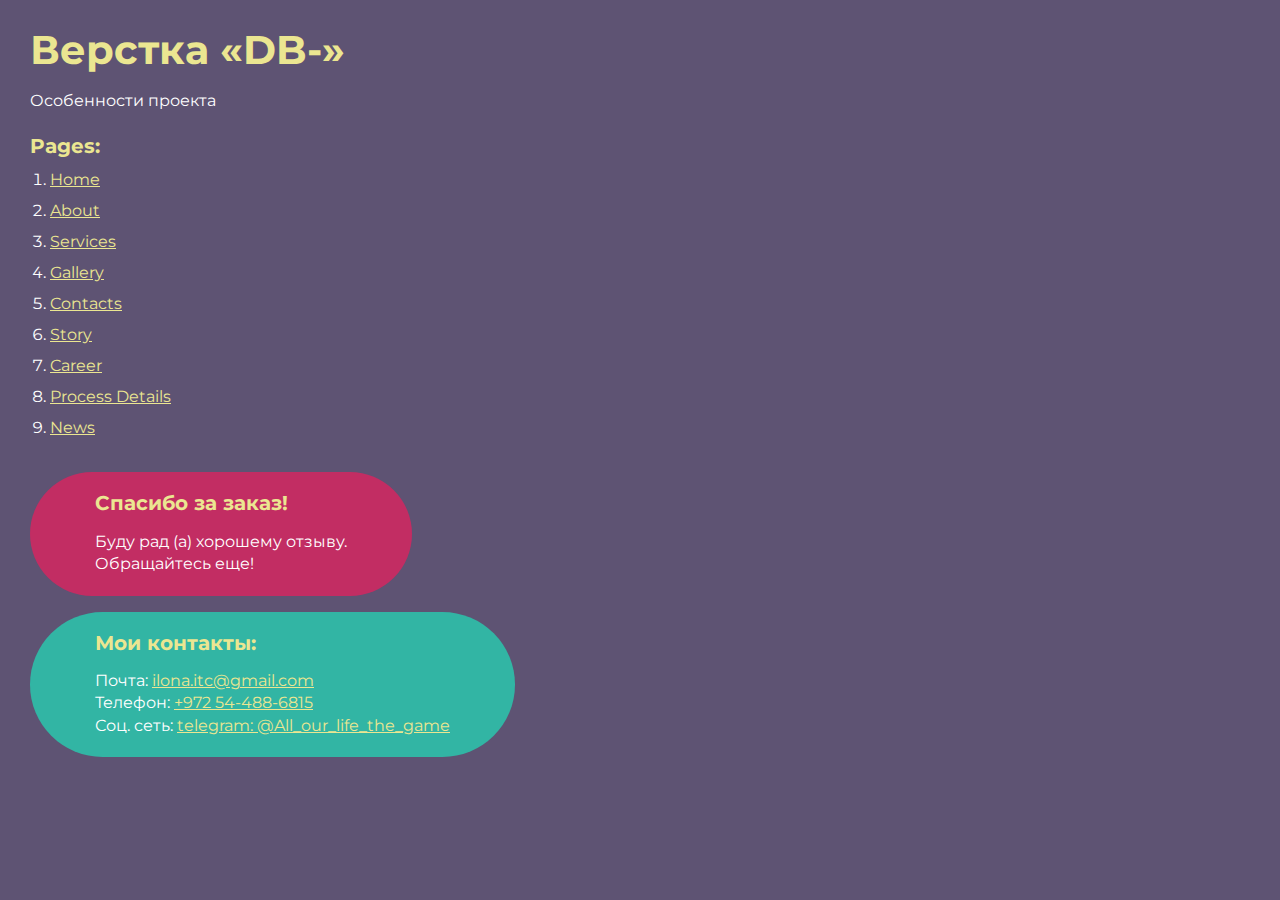
<file: index.html>
<!DOCTYPE html>
<html>

<head>
	<meta charset="UTF-8" />
	<meta name="viewport" content="width=device-width, initial-scale=1.0" />
	<title>Верстка «DB-»</title>
</head>

<body>
	<div class="rootpage">
		<h1>Верстка «DB-»</h1>
		<div class="rootpage__info">Особенности проекта</div>
		<h2>Pages:</h2>
		<ol class="rootpage__list">
			<li><a target="_blank" href="home.html">Home</a></li>
			<li><a target="_blank" href="about.html">About</a></li>
			<li><a target="_blank" href="services.html">Services</a></li>
			<li><a target="_blank" href="gallery.html">Gallery</a></li>
			<li><a target="_blank" href="contacts.html">Contacts</a></li>
			<li><a target="_blank" href="story.html">Story</a></li>
			<li><a target="_blank" href="career.html">Career</a></li>
			<li><a target="_blank" href="process-details.html">Process Details</a></li>
			<li><a target="_blank" href="news.html">News</a></li>
			<!-- --------------------------- -->
			<!-- <li><a target="_blank" href="common.html">Common</a></li>
        <li><a target="_blank" href="icons.html">Icons</a></li> -->
		</ol>
		<!-- <h2>Попапы:</h2> -->
		<!-- <ol class="rootpage__list">
        <li><a target="_blank" href="home.html#"></a></li>
      </ol> -->
		<div class="rootpage__tnx">
			<h2>Спасибо за заказ!</h2>
			<p>Буду рад (а) хорошему отзыву.</p>
			<p>Обращайтесь еще!</p>
		</div>
		<div class="rootpage__contacts">
			<h2>Мои контакты:</h2>
			<p>Почта: <a href="mailto:ilona.itc@gmail.com">ilona.itc@gmail.com</a></p>
			<p>Телефон: <a href="tel:+972544886815">+972 54-488-6815</a></p>
			<!-- <p>Соц. сеть: <a href="">ссылка на соц. сеть</a></p> -->
			<p>Соц. сеть: <a href="https://telegram.me/All_our_life_the_game">telegram: @All_our_life_the_game</a></p>
		</div>
	</div>
</body>
<style>
	@charset "UTF-8";
	@import url("https://fonts.googleapis.com/css?family=Montserrat:regular,700&display=swap");

	*,
	*::before,
	*::after {
		padding: 0px;
		margin: 0px;
		border: 0px;
		box-sizing: border-box;
	}

	html,
	body {
		height: 100%;
		margin: 0;
		padding: 0;
		min-width: 320px;
		width: 100%;
		color: #fff;
		background-color: #5e5373;
	}

	body {
		font-family: Montserrat;
		font-size: 100%;
		line-height: 1;
		font-size: 1rem;
	}

	a {
		text-decoration: underline;
		color: #ebe691;
	}

	a:visited {
		text-decoration: underline;
		color: #aaa768;
	}

	a:hover {
		text-decoration: none;
	}

	ul li {
		list-style: none;
	}

	img {
		vertical-align: top;
	}

	.wrapper {
		width: 100%;
		min-height: 100%;
		overflow: hidden;
	}

	.rootpage {
		padding: 30px;
		display: flex;
		flex-direction: column;
		align-items: flex-start;
	}

	@media (max-width: 767px) {
		.rootpage {
			padding: 30px 15px;
		}
	}

	h1 {
		color: #ebe691;
		font-size: 2.5rem;
		margin: 0px 0px 1.25rem 0px;
	}

	@media (max-width: 767px) {
		h1 {
			font-size: 1.85rem;
			margin: 0px 0px 1.25rem 0px;
		}
	}

	h2 {
		color: #ebe691;
		font-size: 1.25rem;
		margin: 0px 0px 1rem 0px;
	}

	@media (max-width: 767px) {
		h2 {
			font-size: 1.125rem;
			margin: 0px 0px 1rem 0px;
		}
	}

	.rootpage__info {
		line-height: 140%;
		margin: 0px 0px 1.5rem 0px;
	}

	.rootpage__list {
		margin: 0px 0px 2.25rem 1.25rem;
	}

	.rootpage__list li:not(:last-child) {
		margin: 0px 0px 15px 0px;
	}

	.rootpage__contacts,
	.rootpage__tnx {
		border-radius: 200px;
		padding: 20px 65px;
		line-height: 140%;
	}

	@media (max-width: 767px) {

		.rootpage__contacts,
		.rootpage__tnx {
			border-radius: 40px;
			padding: 20px;
		}
	}

	.rootpage__contacts {
		background: #32b5a4;
	}

	.rootpage__contacts a {
		color: #ebe691;
	}

	.rootpage__tnx {
		background: #c22d63;
		margin: 0px 0px 1rem 0px;
	}
</style>

</html>
</file>
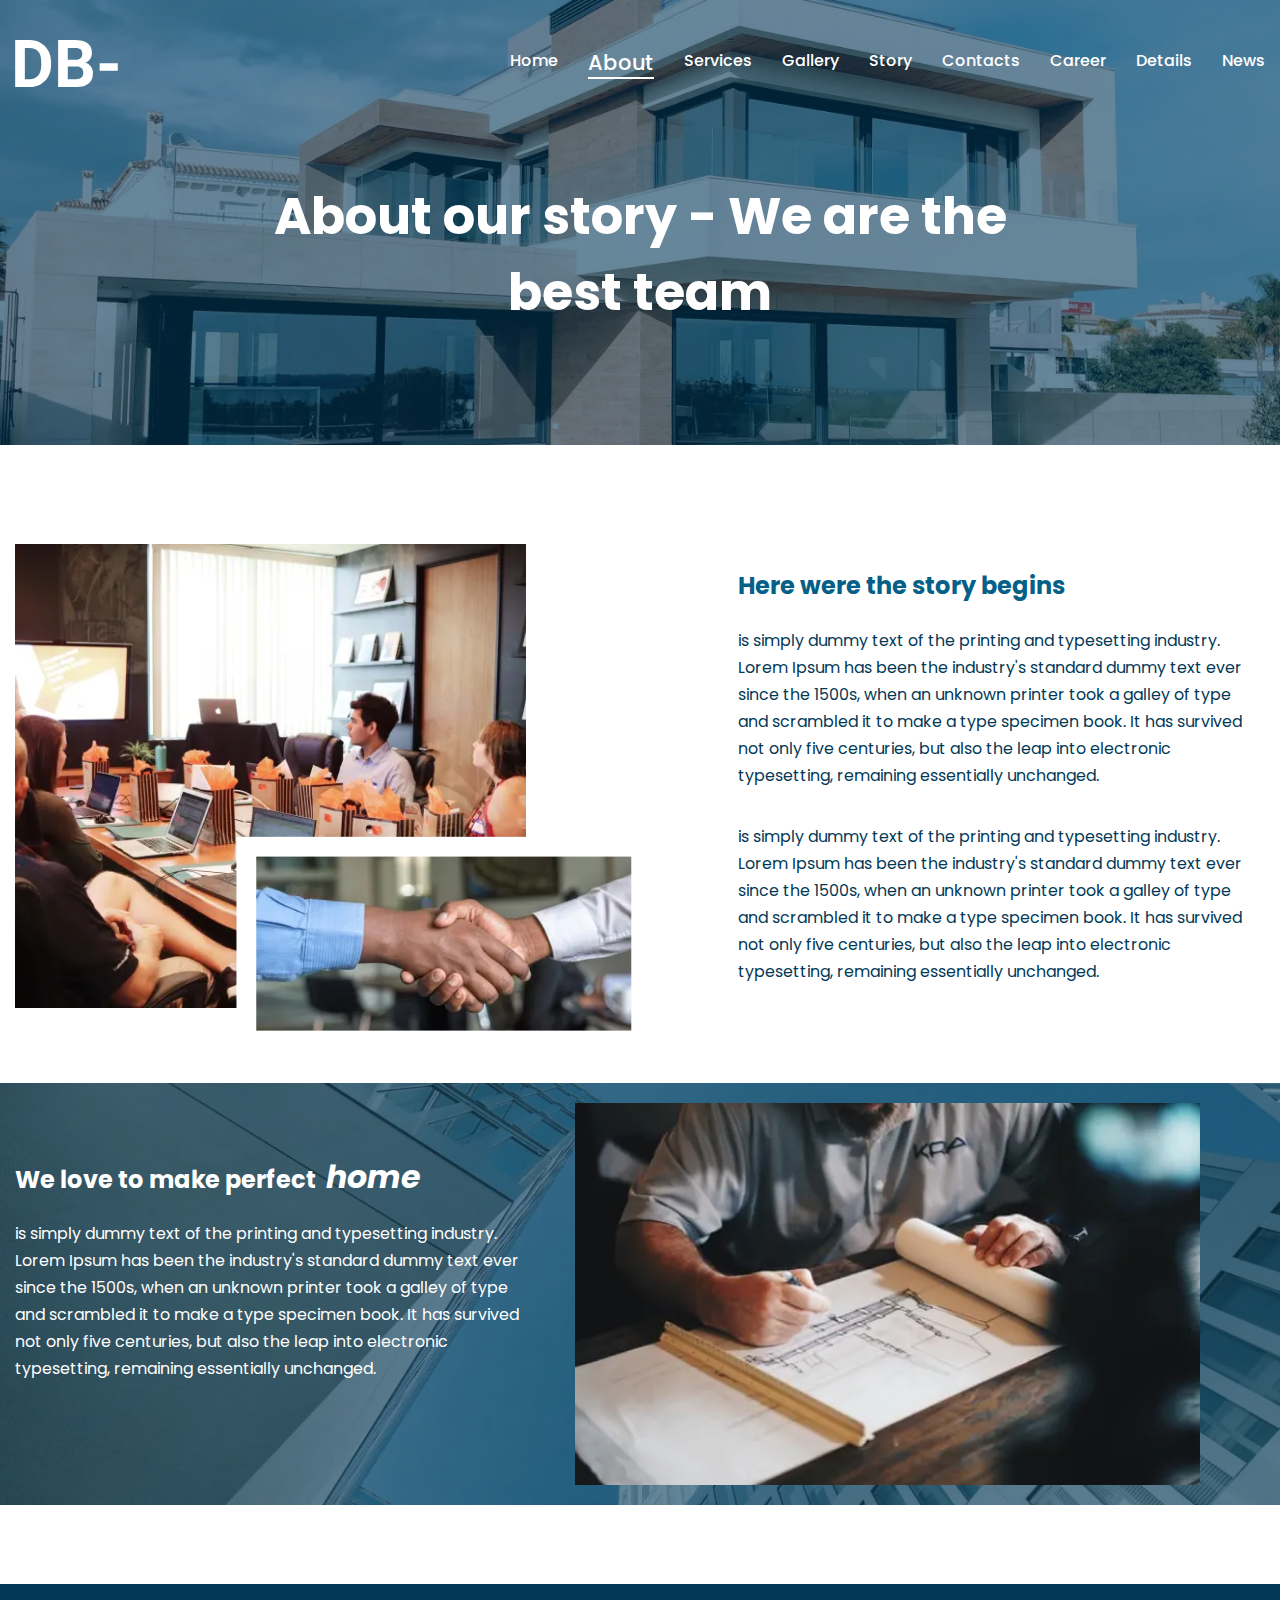
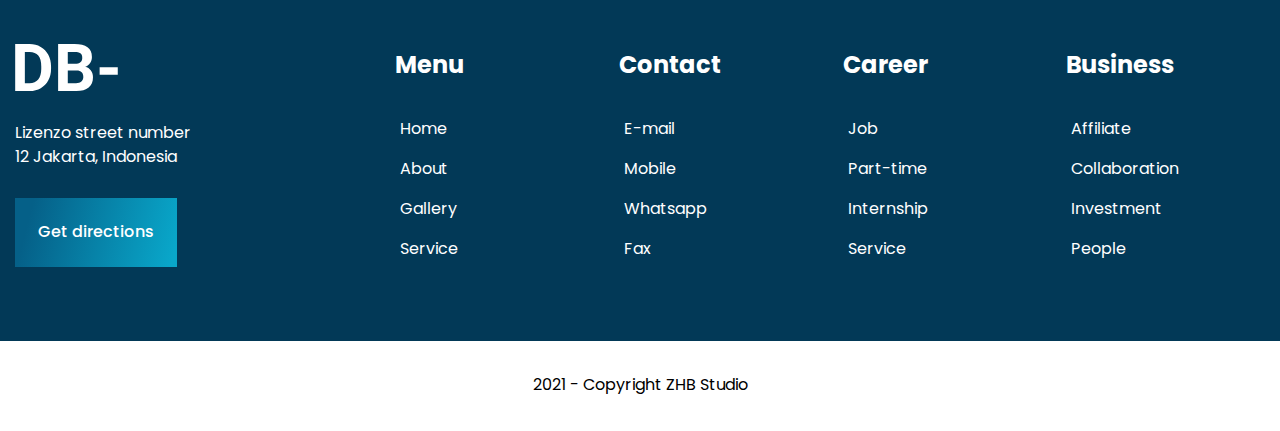
<file: about.html>
<!DOCTYPE html>
<html lang="en">

<head>
	<title>About</title>
	<meta charset="UTF-8" />
	<meta name="format-detection" content="telephone=no" />
	<!-- <style>body{opacity: 0;}</style> -->
	<link rel="stylesheet" href="css/style.min.css?_v=20220719121854" />
	<link rel="shortcut icon" href="favicon.ico" />
	<!-- <meta name="robots" content="noindex, nofollow"> -->
	<meta name="viewport" content="width=device-width, initial-scale=1.0" />
</head>

<body>
	<div class="wrapper">
		<header id="up" data-scroll="200" data-scroll-show="500" class="header">
			<div class="header__container">
				<a href="#home" class="header__logo">
					<img src="img/logo-db.svg" alt="Logo" />
				</a>
				<div class="header__menu menu">
					<button type="button" class="menu__icon icon-menu"><span></span></button>
					<nav class="menu__body">
						<ul class="menu__list">
							<li class="menu__item"><a href="home.html" class="menu__link ">Home</a></li>
							<li class="menu__item"><a href="about.html" class="menu__link _active">About</a></li>
							<li class="menu__item"><a href="services.html" class="menu__link ">Services</a></li>
							<li class="menu__item"><a href="gallery.html" class="menu__link ">Gallery</a></li>
							<li class="menu__item"><a href="story.html" class="menu__link ">Story</a></li>
							<li class="menu__item"><a href="contacts.html" class="menu__link ">Contacts</a></li>
							<li class="menu__item"><a href="career.html" class="menu__link ">Career</a></li>
							<li class="menu__item"><a href="process-details.html" class="menu__link ">Details</a></li>
							<li class="menu__item"><a href="news.html" class="menu__link ">News</a></li>
						</ul>
					</nav>
				</div>
			</div>
		</header>

		<main id="about" class="page">
			<section class="page__hero hero">
				<div class="hero__container">
					<h1 class="hero__title title-h1">About our story - We are the best team</h1>
				</div>
			</section>
			<section class="page__story story">
				<div class="story__container">
					<div class="story__wrapper">
						<div class="story__item story__item_img">
							<div class="story__main-ibg">
								<picture><source srcset="img/about/main-photo.webp" type="image/webp"><img src="img/about/main-photo.jpg" alt="main" /></picture>
								<div class="story__second-ibg">
									<picture><source srcset="img/about/second-photo.webp" type="image/webp"><img src="img/about/second-photo.jpg" alt="second" /></picture>
								</div>
							</div>
						</div>
						<div class="story__item story__item_content">
							<h2 class="story__subtitle title-h2">Here were the story begins</h2>
							<div class="story__text text">
								<p>
									is simply dummy text of the printing and typesetting industry. Lorem Ipsum has been the industry's standard dummy text ever since the 1500s, when an unknown printer took a galley of type and scrambled it to make a type specimen book. It has survived not only five centuries, but
									also the leap into electronic typesetting, remaining essentially unchanged.
								</p>
								<p>
									is simply dummy text of the printing and typesetting industry. Lorem Ipsum has been the industry's standard dummy text ever since the 1500s, when an unknown printer took a galley of type and scrambled it to make a type specimen book. It has survived not only five centuries, but
									also the leap into electronic typesetting, remaining essentially unchanged.
								</p>
							</div>
						</div>
					</div>
				</div>
			</section>
			<section class="page__perfect perfect">
				<div class="perfect__container">
					<div class="perfect__wrapper">
						<div class="perfect__item perfect__item_content">
							<h2 class="perfect__subtitle title-h2 title-h2_white">We love to make perfect<span>home</span></h2>
							<p class="perfect__text text text_white">
								is simply dummy text of the printing and typesetting industry. Lorem Ipsum has been the industry's standard dummy text ever since the 1500s, when an unknown printer took a galley of type and scrambled it to make a type specimen book. It has survived not only five centuries, but
								also the leap into electronic typesetting, remaining essentially unchanged.
							</p>
						</div>
						<div class="perfect__item perfect__item_img">
							<div class="perfect__img-ibg"><picture><source srcset="img/about/perfect/second-photo.webp" type="image/webp"><img src="img/about/perfect/second-photo.jpg" alt="one photo" /></picture></div>
						</div>
					</div>
				</div>
			</section>
			<div class="page__divider divider"></div>
		</main>
		<footer class="footer">
			<div class="footer__container">
				<div class="footer__main">
					<div class="footer__wrapper">
						<a href="" class="footer__logo">
							<img src="img/logo-db.svg" alt="Logo" />
						</a>
						<div class="footer__descr">Lizenzo street number 12 Jakarta, Indonesia</div>
						<a href="#/" class="footer__button button button_bright">Get directions</a>
					</div>
					<div class="footer__nav nav-footer">
						<div data-spollers="529.98" class="nav-footer__spollers spollers">
							<div class="footer-spoiler-item spollers__item">
								<button type="button" data-spoller class="spollers__tittle">Menu</button>
								<div class="footer-spoller-item__body spollers__body">
									<nav class="menu-footer">
										<ul class="menu-footer__list">
											<li class="menu-footer__item">
												<a href="" class="menu-footer__link">Home</a>
											</li>
											<li class="menu-footer__item">
												<a href="" class="menu-footer__link">About</a>
											</li>
											<li class="menu-footer__item">
												<a href="" class="menu-footer__link">Gallery</a>
											</li>
											<li class="menu-footer__item">
												<a href="" class="menu-footer__link">Service</a>
											</li>
										</ul>
									</nav>
								</div>
							</div>
							<div class="footer-spoiler-item spollers__item">
								<button type="button" data-spoller class="spollers__tittle">Contact</button>
								<div class="footer-spoller-item__body spollers__body">
									<nav class="menu-footer">
										<ul class="menu-footer__list">
											<li class="menu-footer__item">
												<a href="" class="menu-footer__link">E-mail</a>
											</li>
											<li class="menu-footer__item">
												<a href="" class="menu-footer__link">Mobile</a>
											</li>
											<li class="menu-footer__item">
												<a href="" class="menu-footer__link">Whatsapp</a>
											</li>
											<li class="menu-footer__item">
												<a href="" class="menu-footer__link">Fax</a>
											</li>
										</ul>
									</nav>
								</div>
							</div>
							<div class="footer-spoiler-item spollers__item">
								<button type="button" data-spoller class="spollers__tittle">Career</button>
								<div class="footer-spoller-item__body spollers__body">
									<nav class="menu-footer">
										<ul class="menu-footer__list">
											<li class="menu-footer__item">
												<a href="" class="menu-footer__link">Job</a>
											</li>
											<li class="menu-footer__item">
												<a href="" class="menu-footer__link">Part-time</a>
											</li>
											<li class="menu-footer__item">
												<a href="" class="menu-footer__link">Internship</a>
											</li>
											<li class="menu-footer__item">
												<a href="" class="menu-footer__link">Service</a>
											</li>
										</ul>
									</nav>
								</div>
							</div>
							<div class="footer-spoiler-item spollers__item">
								<button type="button" data-spoller class="spollers__tittle">Business</button>
								<div class="footer-spoller-item__body spollers__body">
									<nav class="menu-footer">
										<ul class="menu-footer__list">
											<li class="menu-footer__item">
												<a href="" class="menu-footer__link">Affiliate</a>
											</li>
											<li class="menu-footer__item">
												<a href="" class="menu-footer__link">Collaboration</a>
											</li>
											<li class="menu-footer__item">
												<a href="" class="menu-footer__link">Investment</a>
											</li>
											<li class="menu-footer__item">
												<a href="" class="menu-footer__link">People</a>
											</li>
										</ul>
									</nav>
								</div>
							</div>
						</div>
					</div>
				</div>
			</div>
			<div class="footer__bottom">
				<div class="footer__container">
					<p class="footer__copyright">2021 - Copyright ZHB Studio</p>
				</div>
			</div>
		</footer>

	</div>
	<!-- 
<div id="popup" aria-hidden="true" class="popup">
	<div class="popup__wrapper">
		<div class="popup__content">
			<button data-close type="button" class="popup__close">Закрыть</button>
			<div class="popup__text">
			</div>
		</div>
	</div>
</div>
 -->
	<script defer src="js/app.min.js?_v=20220719121854"></script>

</body>

</html>
</file>
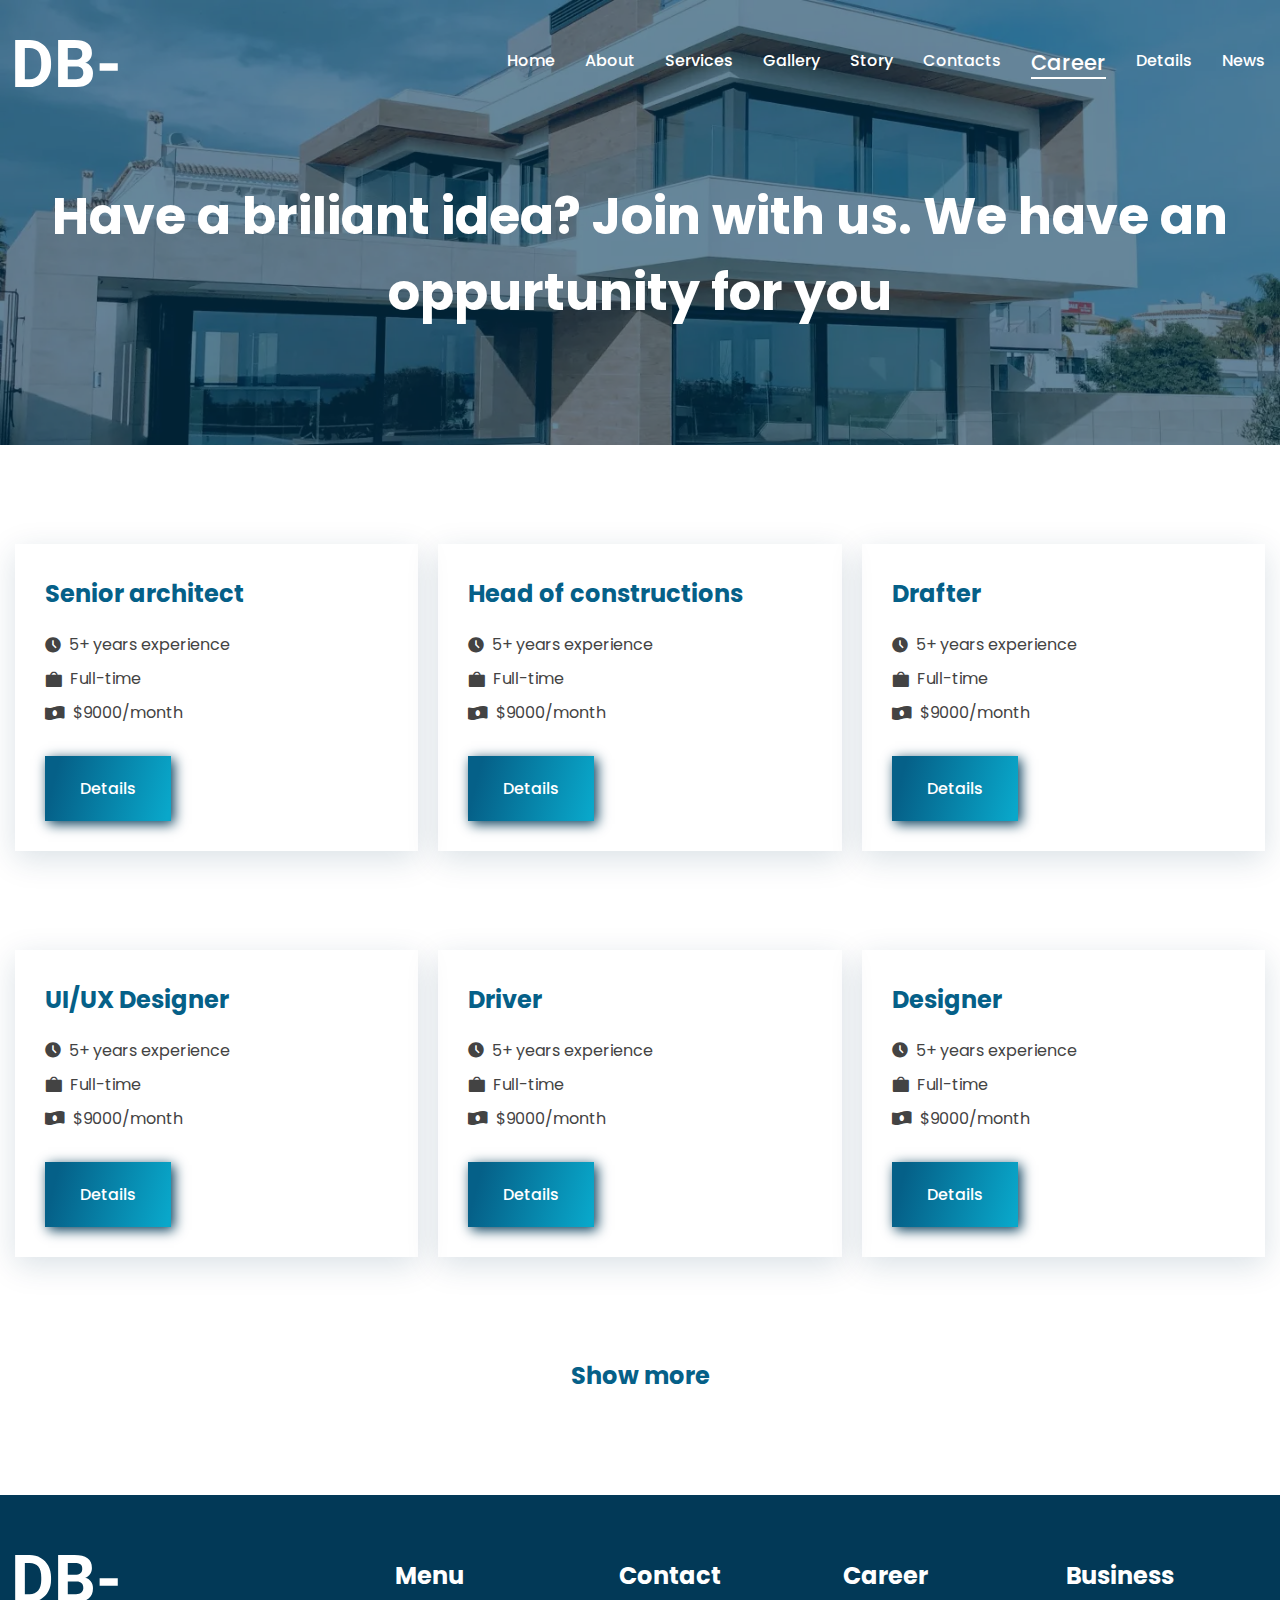
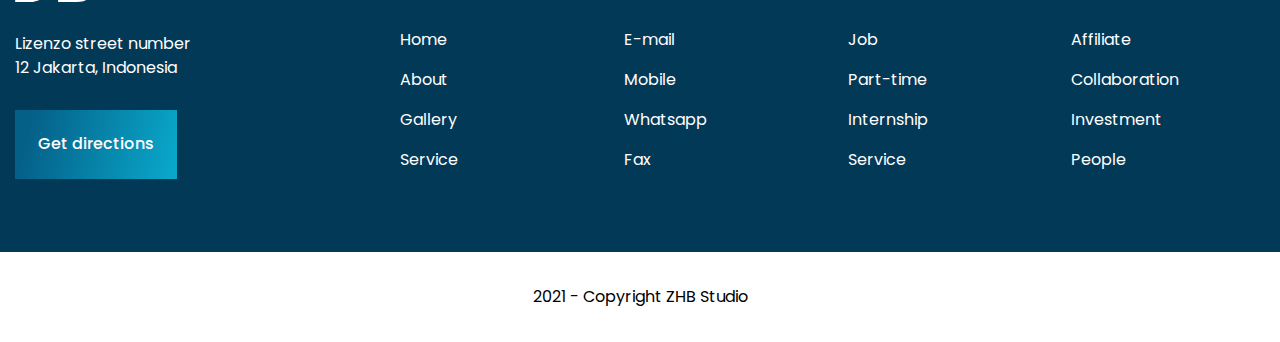
<file: career.html>
<!DOCTYPE html>
<html lang="en">

<head>
	<title>Career</title>
	<meta charset="UTF-8" />
	<meta name="format-detection" content="telephone=no" />
	<!-- <style>body{opacity: 0;}</style> -->
	<link rel="stylesheet" href="css/style.min.css?_v=20220719121854" />
	<link rel="shortcut icon" href="favicon.ico" />
	<!-- <meta name="robots" content="noindex, nofollow"> -->
	<meta name="viewport" content="width=device-width, initial-scale=1.0" />
</head>

<body>
	<div class="wrapper">
		<header id="up" data-scroll="200" data-scroll-show="500" class="header">
			<div class="header__container">
				<a href="#home" class="header__logo">
					<img src="img/logo-db.svg" alt="Logo" />
				</a>
				<div class="header__menu menu">
					<button type="button" class="menu__icon icon-menu"><span></span></button>
					<nav class="menu__body">
						<ul class="menu__list">
							<li class="menu__item"><a href="home.html" class="menu__link ">Home</a></li>
							<li class="menu__item"><a href="about.html" class="menu__link ">About</a></li>
							<li class="menu__item"><a href="services.html" class="menu__link ">Services</a></li>
							<li class="menu__item"><a href="gallery.html" class="menu__link ">Gallery</a></li>
							<li class="menu__item"><a href="story.html" class="menu__link ">Story</a></li>
							<li class="menu__item"><a href="contacts.html" class="menu__link ">Contacts</a></li>
							<li class="menu__item"><a href="career.html" class="menu__link _active">Career</a></li>
							<li class="menu__item"><a href="process-details.html" class="menu__link ">Details</a></li>
							<li class="menu__item"><a href="news.html" class="menu__link ">News</a></li>
						</ul>
					</nav>
				</div>
			</div>
		</header>

		<main class="page">
			<section class="page__hero hero">
				<div class="hero__container">
					<h1 class="hero__title hero__title_feedback title-h1">Have a briliant idea? Join with us. We have an oppurtunity for you</h1>
				</div>
			</section>
			<section class="page__gallery-cards gallery-cards">
				<div class="gallery-cards__container">
					<div class="gallery-cards__items gallery-cards__items_career">
						<div class="gallery-cards__item card">
							<div class="card__descr">
								<div class="card__wrapper">
									<h2 class="card__about title-h2">Senior architect</h2>
									<ul class="card__list">
										<li class="card__item _icon-career-1">5+ years experience</li>
										<li class="card__item _icon-career-2">Full-time</li>
										<li class="card__item _icon-career-3">$9000/month</li>
									</ul>
								</div>
								<button type="button" class="card__button button button_bright button_shadow-dark">Details</button>
							</div>
						</div>
						<div class="gallery-cards__item card">
							<div class="card__descr">
								<div class="card__wrapper">
									<h2 class="card__about title-h2">Head of constructions</h2>
									<ul class="card__list">
										<li class="card__item _icon-career-1">5+ years experience</li>
										<li class="card__item _icon-career-2">Full-time</li>
										<li class="card__item _icon-career-3">$9000/month</li>
									</ul>
								</div>
								<button type="button" class="card__button button button_bright button_shadow-dark">Details</button>
							</div>
						</div>
						<div class="gallery-cards__item card">
							<div class="card__descr">
								<div class="card__wrapper">
									<h2 class="card__about title-h2">Drafter</h2>
									<ul class="card__list">
										<li class="card__item _icon-career-1">5+ years experience</li>
										<li class="card__item _icon-career-2">Full-time</li>
										<li class="card__item _icon-career-3">$9000/month</li>
									</ul>
								</div>
								<button type="button" class="card__button button button_bright button_shadow-dark">Details</button>
							</div>
						</div>
						<div class="gallery-cards__item card">
							<div class="card__descr">
								<div class="card__wrapper">
									<h2 class="card__about title-h2">UI/UX Designer</h2>
									<ul class="card__list">
										<li class="card__item _icon-career-1">5+ years experience</li>
										<li class="card__item _icon-career-2">Full-time</li>
										<li class="card__item _icon-career-3">$9000/month</li>
									</ul>
								</div>
								<button type="button" class="card__button button button_bright button_shadow-dark">Details</button>
							</div>
						</div>
						<div class="gallery-cards__item card">
							<div class="card__descr">
								<div class="card__wrapper">
									<h2 class="card__about title-h2">Driver</h2>
									<ul class="card__list">
										<li class="card__item _icon-career-1">5+ years experience</li>
										<li class="card__item _icon-career-2">Full-time</li>
										<li class="card__item _icon-career-3">$9000/month</li>
									</ul>
								</div>
								<button type="button" class="card__button button button_bright button_shadow-dark">Details</button>
							</div>
						</div>
						<div class="gallery-cards__item card">
							<div class="card__descr">
								<div class="card__wrapper">
									<h2 class="card__about title-h2">Designer</h2>
									<ul class="card__list">
										<li class="card__item _icon-career-1">5+ years experience</li>
										<li class="card__item _icon-career-2">Full-time</li>
										<li class="card__item _icon-career-3">$9000/month</li>
									</ul>
								</div>
								<button type="button" class="card__button button button_bright button_shadow-dark">Details</button>
							</div>
						</div>
					</div>
					<div data-showmore="items" data-showmore class="show-more">
						<div data-showmore-content="200" class="show-more__content">
							<div class="show-more__items show-more__items_career">
								<div class="gallery-cards__item card">
									<div class="card__descr">
										<div class="card__wrapper">
											<h2 class="card__about title-h2">Senior architect</h2>
											<ul class="card__list">
												<li class="card__item _icon-career-1">5+ years experience</li>
												<li class="card__item_icon-career-2">Full-time</li>
												<li class="card__item_icon-career-3">$9000/month</li>
											</ul>
										</div>
										<button type="button" class="card__button button button_bright button_shadow-dark">Details</button>
									</div>
								</div>
								<div class="gallery-cards__item card">
									<div class="card__descr">
										<div class="card__wrapper">
											<h2 class="card__about title-h2">Head of constructions</h2>
											<ul class="card__list">
												<li class="card__item _icon-career-1">5+ years experience</li>
												<li class="card__item _icon-career-2">Full-time</li>
												<li class="card__item _icon-career-3">$9000/month</li>
											</ul>
										</div>
										<button type="button" class="card__button button button_bright button_shadow-dark">Details</button>
									</div>
								</div>
								<div class="gallery-cards__item card">
									<div class="card__descr">
										<div class="card__wrapper">
											<h2 class="card__about title-h2">Drafter</h2>
											<ul class="card__list">
												<li class="card__item _icon-career-1">5+ years experience</li>
												<li class="card__item _icon-career-2">Full-time</li>
												<li class="card__item _icon-career-3">$9000/month</li>
											</ul>
										</div>
										<button type="button" class="card__button button button_bright button_shadow-dark">Details</button>
									</div>
								</div>
								<div class="gallery-cards__item card">
									<div class="card__descr">
										<div class="card__wrapper">
											<h2 class="card__about title-h2">UI/UX Designer</h2>
											<ul class="card__list">
												<li class="card__item _icon-career-1">5+ years experience</li>
												<li class="card__item _icon-career-2">Full-time</li>
												<li class="card__item _icon-career-3">$9000/month</li>
											</ul>
										</div>
										<button type="button" class="card__button button button_bright button_shadow-dark">Details</button>
									</div>
								</div>
								<div class="gallery-cards__item card">
									<div class="card__descr">
										<div class="card__wrapper">
											<h2 class="card__about title-h2">Driver</h2>
											<ul class="card__list">
												<li class="card__item _icon-career-1">5+ years experience</li>
												<li class="card__item _icon-career-2">Full-time</li>
												<li class="card__item _icon-career-3">$9000/month</li>
											</ul>
										</div>
										<button type="button" class="card__button button button_bright button_shadow-dark">Details</button>
									</div>
								</div>
								<div class="gallery-cards__item card">
									<div class="card__descr">
										<div class="card__wrapper">
											<h2 class="card__about title-h2">Designer</h2>
											<ul class="card__list">
												<li class="card__item _icon-career-1">5+ years experience</li>
												<li class="card__item _icon-career-2">Full-time</li>
												<li class="card__item _icon-career-3">$9000/month</li>
											</ul>
										</div>
										<button type="button" class="card__button button button_bright button_shadow-dark">Details</button>
									</div>
								</div>
							</div>
						</div>
						<button hidden data-showmore-button type="button" class="show-more__more">
							<span class="show-more__button title-h2">Show more</span>
							<span class="show-more__button show-more__button_less title-h2">Show less</span>
						</button>
					</div>
				</div>
			</section>
		</main>
		<footer class="footer">
			<div class="footer__container">
				<div class="footer__main">
					<div class="footer__wrapper">
						<a href="" class="footer__logo">
							<img src="img/logo-db.svg" alt="Logo" />
						</a>
						<div class="footer__descr">Lizenzo street number 12 Jakarta, Indonesia</div>
						<a href="#/" class="footer__button button button_bright">Get directions</a>
					</div>
					<div class="footer__nav nav-footer">
						<div data-spollers="529.98" class="nav-footer__spollers spollers">
							<div class="footer-spoiler-item spollers__item">
								<button type="button" data-spoller class="spollers__tittle">Menu</button>
								<div class="footer-spoller-item__body spollers__body">
									<nav class="menu-footer">
										<ul class="menu-footer__list">
											<li class="menu-footer__item">
												<a href="" class="menu-footer__link">Home</a>
											</li>
											<li class="menu-footer__item">
												<a href="" class="menu-footer__link">About</a>
											</li>
											<li class="menu-footer__item">
												<a href="" class="menu-footer__link">Gallery</a>
											</li>
											<li class="menu-footer__item">
												<a href="" class="menu-footer__link">Service</a>
											</li>
										</ul>
									</nav>
								</div>
							</div>
							<div class="footer-spoiler-item spollers__item">
								<button type="button" data-spoller class="spollers__tittle">Contact</button>
								<div class="footer-spoller-item__body spollers__body">
									<nav class="menu-footer">
										<ul class="menu-footer__list">
											<li class="menu-footer__item">
												<a href="" class="menu-footer__link">E-mail</a>
											</li>
											<li class="menu-footer__item">
												<a href="" class="menu-footer__link">Mobile</a>
											</li>
											<li class="menu-footer__item">
												<a href="" class="menu-footer__link">Whatsapp</a>
											</li>
											<li class="menu-footer__item">
												<a href="" class="menu-footer__link">Fax</a>
											</li>
										</ul>
									</nav>
								</div>
							</div>
							<div class="footer-spoiler-item spollers__item">
								<button type="button" data-spoller class="spollers__tittle">Career</button>
								<div class="footer-spoller-item__body spollers__body">
									<nav class="menu-footer">
										<ul class="menu-footer__list">
											<li class="menu-footer__item">
												<a href="" class="menu-footer__link">Job</a>
											</li>
											<li class="menu-footer__item">
												<a href="" class="menu-footer__link">Part-time</a>
											</li>
											<li class="menu-footer__item">
												<a href="" class="menu-footer__link">Internship</a>
											</li>
											<li class="menu-footer__item">
												<a href="" class="menu-footer__link">Service</a>
											</li>
										</ul>
									</nav>
								</div>
							</div>
							<div class="footer-spoiler-item spollers__item">
								<button type="button" data-spoller class="spollers__tittle">Business</button>
								<div class="footer-spoller-item__body spollers__body">
									<nav class="menu-footer">
										<ul class="menu-footer__list">
											<li class="menu-footer__item">
												<a href="" class="menu-footer__link">Affiliate</a>
											</li>
											<li class="menu-footer__item">
												<a href="" class="menu-footer__link">Collaboration</a>
											</li>
											<li class="menu-footer__item">
												<a href="" class="menu-footer__link">Investment</a>
											</li>
											<li class="menu-footer__item">
												<a href="" class="menu-footer__link">People</a>
											</li>
										</ul>
									</nav>
								</div>
							</div>
						</div>
					</div>
				</div>
			</div>
			<div class="footer__bottom">
				<div class="footer__container">
					<p class="footer__copyright">2021 - Copyright ZHB Studio</p>
				</div>
			</div>
		</footer>

	</div>
	<!-- 
<div id="popup" aria-hidden="true" class="popup">
	<div class="popup__wrapper">
		<div class="popup__content">
			<button data-close type="button" class="popup__close">Закрыть</button>
			<div class="popup__text">
			</div>
		</div>
	</div>
</div>
 -->
	<script defer src="js/app.min.js?_v=20220719121854"></script>

</body>

</html>
</file>
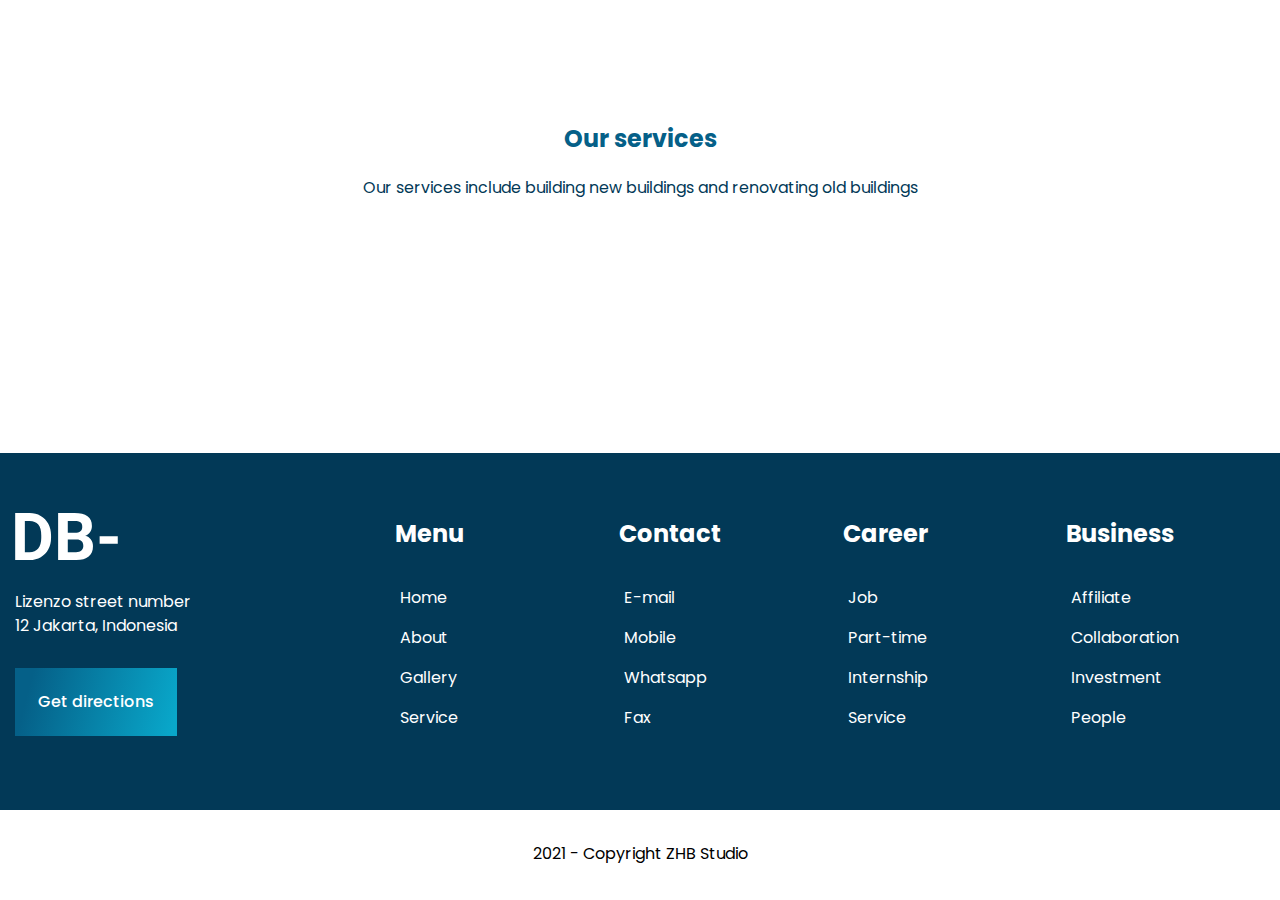
<file: common.html>
<!DOCTYPE html>
<html lang="ru">

<head>
	<title>Common</title>
	<meta charset="UTF-8" />
	<meta name="format-detection" content="telephone=no" />
	<!-- <style>body{opacity: 0;}</style> -->
	<link rel="stylesheet" href="css/style.min.css?_v=20220719121854" />
	<link rel="shortcut icon" href="favicon.ico" />
	<!-- <meta name="robots" content="noindex, nofollow"> -->
	<meta name="viewport" content="width=device-width, initial-scale=1.0" />
</head>

<body>
	<div class="wrapper">
		<header id="up" data-scroll="200" data-scroll-show="500" class="header">
			<div class="header__container">
				<a href="#home" class="header__logo">
					<img src="img/logo-db.svg" alt="Logo" />
				</a>
				<div class="header__menu menu">
					<button type="button" class="menu__icon icon-menu"><span></span></button>
					<nav class="menu__body">
						<ul class="menu__list">
							<li class="menu__item"><a href="home.html" class="menu__link undefined">Home</a></li>
							<li class="menu__item"><a href="about.html" class="menu__link undefined">About</a></li>
							<li class="menu__item"><a href="services.html" class="menu__link undefined">Services</a></li>
							<li class="menu__item"><a href="gallery.html" class="menu__link undefined">Gallery</a></li>
							<li class="menu__item"><a href="story.html" class="menu__link undefined">Story</a></li>
							<li class="menu__item"><a href="contacts.html" class="menu__link undefined">Contacts</a></li>
							<li class="menu__item"><a href="career.html" class="menu__link undefined">Career</a></li>
							<li class="menu__item"><a href="process-details.html" class="menu__link undefined">Details</a></li>
							<li class="menu__item"><a href="news.html" class="menu__link undefined">News</a></li>
						</ul>
					</nav>
				</div>
			</div>
		</header>

		<main class="page">
			<div class="common">
				<div class="common__container">
					<div class="head-section">
						<h2 class="title">Our services</h2>
						<div class="text">Our services include building new buildings and renovating old buildings</div>
					</div>
					<div class="head-section head-section__white">
						<h2 class="title title_white">Our services</h2>
						<div class="text text_white">Our services include building new buildings and renovating old buildings</div>
					</div>
				</div>
			</div>
		</main>
		<footer class="footer">
			<div class="footer__container">
				<div class="footer__main">
					<div class="footer__wrapper">
						<a href="" class="footer__logo">
							<img src="img/logo-db.svg" alt="Logo" />
						</a>
						<div class="footer__descr">Lizenzo street number 12 Jakarta, Indonesia</div>
						<a href="#/" class="footer__button button button_bright">Get directions</a>
					</div>
					<div class="footer__nav nav-footer">
						<div data-spollers="529.98" class="nav-footer__spollers spollers">
							<div class="footer-spoiler-item spollers__item">
								<button type="button" data-spoller class="spollers__tittle">Menu</button>
								<div class="footer-spoller-item__body spollers__body">
									<nav class="menu-footer">
										<ul class="menu-footer__list">
											<li class="menu-footer__item">
												<a href="" class="menu-footer__link">Home</a>
											</li>
											<li class="menu-footer__item">
												<a href="" class="menu-footer__link">About</a>
											</li>
											<li class="menu-footer__item">
												<a href="" class="menu-footer__link">Gallery</a>
											</li>
											<li class="menu-footer__item">
												<a href="" class="menu-footer__link">Service</a>
											</li>
										</ul>
									</nav>
								</div>
							</div>
							<div class="footer-spoiler-item spollers__item">
								<button type="button" data-spoller class="spollers__tittle">Contact</button>
								<div class="footer-spoller-item__body spollers__body">
									<nav class="menu-footer">
										<ul class="menu-footer__list">
											<li class="menu-footer__item">
												<a href="" class="menu-footer__link">E-mail</a>
											</li>
											<li class="menu-footer__item">
												<a href="" class="menu-footer__link">Mobile</a>
											</li>
											<li class="menu-footer__item">
												<a href="" class="menu-footer__link">Whatsapp</a>
											</li>
											<li class="menu-footer__item">
												<a href="" class="menu-footer__link">Fax</a>
											</li>
										</ul>
									</nav>
								</div>
							</div>
							<div class="footer-spoiler-item spollers__item">
								<button type="button" data-spoller class="spollers__tittle">Career</button>
								<div class="footer-spoller-item__body spollers__body">
									<nav class="menu-footer">
										<ul class="menu-footer__list">
											<li class="menu-footer__item">
												<a href="" class="menu-footer__link">Job</a>
											</li>
											<li class="menu-footer__item">
												<a href="" class="menu-footer__link">Part-time</a>
											</li>
											<li class="menu-footer__item">
												<a href="" class="menu-footer__link">Internship</a>
											</li>
											<li class="menu-footer__item">
												<a href="" class="menu-footer__link">Service</a>
											</li>
										</ul>
									</nav>
								</div>
							</div>
							<div class="footer-spoiler-item spollers__item">
								<button type="button" data-spoller class="spollers__tittle">Business</button>
								<div class="footer-spoller-item__body spollers__body">
									<nav class="menu-footer">
										<ul class="menu-footer__list">
											<li class="menu-footer__item">
												<a href="" class="menu-footer__link">Affiliate</a>
											</li>
											<li class="menu-footer__item">
												<a href="" class="menu-footer__link">Collaboration</a>
											</li>
											<li class="menu-footer__item">
												<a href="" class="menu-footer__link">Investment</a>
											</li>
											<li class="menu-footer__item">
												<a href="" class="menu-footer__link">People</a>
											</li>
										</ul>
									</nav>
								</div>
							</div>
						</div>
					</div>
				</div>
			</div>
			<div class="footer__bottom">
				<div class="footer__container">
					<p class="footer__copyright">2021 - Copyright ZHB Studio</p>
				</div>
			</div>
		</footer>

	</div>
	<!-- 
<div id="popup" aria-hidden="true" class="popup">
	<div class="popup__wrapper">
		<div class="popup__content">
			<button data-close type="button" class="popup__close">Закрыть</button>
			<div class="popup__text">
			</div>
		</div>
	</div>
</div>
 -->
	<script defer src="js/app.min.js?_v=20220719121854"></script>

</body>

</html>
</file>
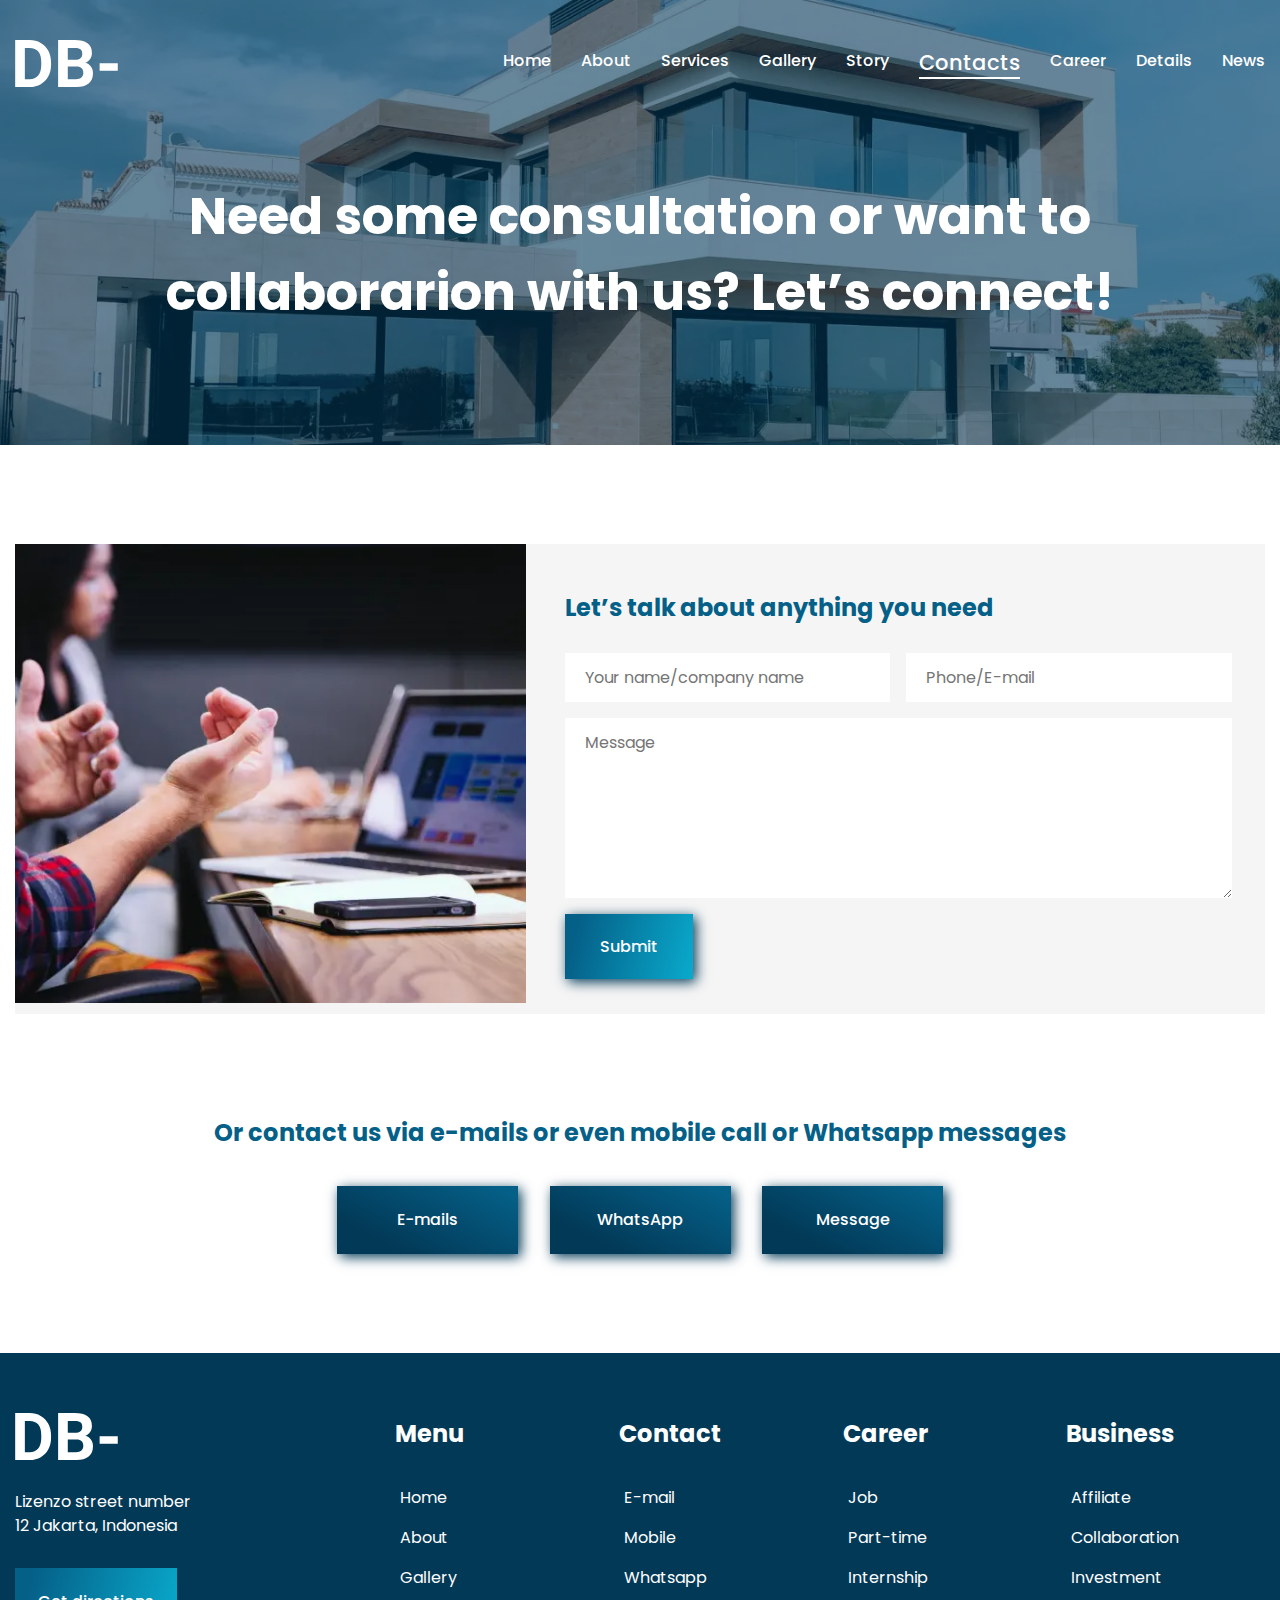
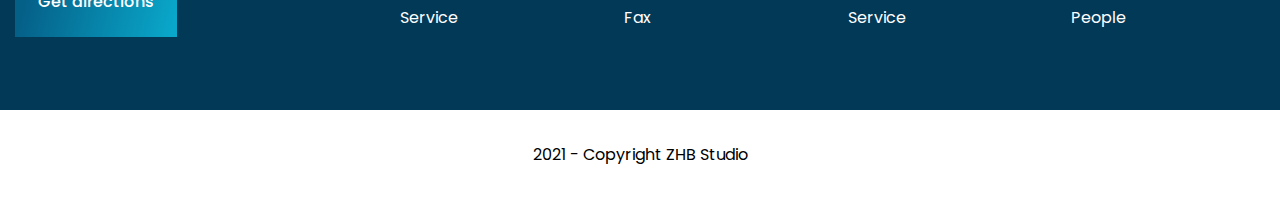
<file: contacts.html>
<!DOCTYPE html>
<html lang="en">

<head>
	<title>Contacts</title>
	<meta charset="UTF-8" />
	<meta name="format-detection" content="telephone=no" />
	<!-- <style>body{opacity: 0;}</style> -->
	<link rel="stylesheet" href="css/style.min.css?_v=20220719121854" />
	<link rel="shortcut icon" href="favicon.ico" />
	<!-- <meta name="robots" content="noindex, nofollow"> -->
	<meta name="viewport" content="width=device-width, initial-scale=1.0" />
</head>

<body>
	<div class="wrapper">
		<header id="up" data-scroll="200" data-scroll-show="500" class="header">
			<div class="header__container">
				<a href="#home" class="header__logo">
					<img src="img/logo-db.svg" alt="Logo" />
				</a>
				<div class="header__menu menu">
					<button type="button" class="menu__icon icon-menu"><span></span></button>
					<nav class="menu__body">
						<ul class="menu__list">
							<li class="menu__item"><a href="home.html" class="menu__link ">Home</a></li>
							<li class="menu__item"><a href="about.html" class="menu__link ">About</a></li>
							<li class="menu__item"><a href="services.html" class="menu__link ">Services</a></li>
							<li class="menu__item"><a href="gallery.html" class="menu__link ">Gallery</a></li>
							<li class="menu__item"><a href="story.html" class="menu__link ">Story</a></li>
							<li class="menu__item"><a href="contacts.html" class="menu__link _active">Contacts</a></li>
							<li class="menu__item"><a href="career.html" class="menu__link ">Career</a></li>
							<li class="menu__item"><a href="process-details.html" class="menu__link ">Details</a></li>
							<li class="menu__item"><a href="news.html" class="menu__link ">News</a></li>
						</ul>
					</nav>
				</div>
			</div>
		</header>

		<main class="page">
			<section class="page__hero hero">
				<div class="hero__container">
					<h1 class="hero__title hero__title_feedback title-h1">Need some consultation or want to collaborarion with us? Let’s connect!</h1>
				</div>
			</section>
			<section class="page__contacts contacts">
				<div class="contacts__container">
					<div class="contacts__wrapper">
						<div class="contacts__item contacts__item_img">
							<div class="contacts__img-ibg"><picture><source srcset="img/feedback/contacts/feedback.webp" type="image/webp"><img src="img/feedback/contacts/feedback.jpg" alt="image" /></picture></div>
						</div>
						<div class="contacts__item contacts__item_form">
							<h2 class="contacts__subtitle title-h2">Let’s talk about anything you need</h2>
							<form action="#" class="contacts__form form">
								<div class="form__line">
									<div class="form__inner">
										<label for="name" class="form__label"></label>
										<input id="name" placeholder="Your name/company name" autocomplete="off" type="text" name="name" class="form__input" />
									</div>
									<div class="form__inner">
										<label for="email" class="form__label"></label>
										<input id="email" placeholder="Phone/E-mail" autocomplete="off" type="email" name="email" class="form__input" />
									</div>
								</div>
								<div class="form__line form__line_area">
									<label for="textarea" class="form__label"></label>
									<textarea id="textarea" placeholder="Message" tabindex="" name="textarea" class="form__textarea"></textarea>
								</div>
								<button type="submit" class="form__button button button_bright button_shadow-dark">Submit</button>
							</form>
						</div>
					</div>
				</div>
			</section>
			<section class="page__massages massages">
				<div class="massages__container">
					<div class="massages__subtitle title-h2">Or contact us via e-mails or even mobile call or Whatsapp messages</div>
					<div class="massages__items">
						<a href="#" class="massages__link button button_light-shape button_shadow-dark">E-mails</a>
						<a href="#" class="massages__link button button_light-shape button_shadow-dark">WhatsApp</a>
						<a href="#" class="massages__link button button_light-shape button_shadow-dark">Message</a>
					</div>
				</div>
			</section>
		</main>
		<footer class="footer">
			<div class="footer__container">
				<div class="footer__main">
					<div class="footer__wrapper">
						<a href="" class="footer__logo">
							<img src="img/logo-db.svg" alt="Logo" />
						</a>
						<div class="footer__descr">Lizenzo street number 12 Jakarta, Indonesia</div>
						<a href="#/" class="footer__button button button_bright">Get directions</a>
					</div>
					<div class="footer__nav nav-footer">
						<div data-spollers="529.98" class="nav-footer__spollers spollers">
							<div class="footer-spoiler-item spollers__item">
								<button type="button" data-spoller class="spollers__tittle">Menu</button>
								<div class="footer-spoller-item__body spollers__body">
									<nav class="menu-footer">
										<ul class="menu-footer__list">
											<li class="menu-footer__item">
												<a href="" class="menu-footer__link">Home</a>
											</li>
											<li class="menu-footer__item">
												<a href="" class="menu-footer__link">About</a>
											</li>
											<li class="menu-footer__item">
												<a href="" class="menu-footer__link">Gallery</a>
											</li>
											<li class="menu-footer__item">
												<a href="" class="menu-footer__link">Service</a>
											</li>
										</ul>
									</nav>
								</div>
							</div>
							<div class="footer-spoiler-item spollers__item">
								<button type="button" data-spoller class="spollers__tittle">Contact</button>
								<div class="footer-spoller-item__body spollers__body">
									<nav class="menu-footer">
										<ul class="menu-footer__list">
											<li class="menu-footer__item">
												<a href="" class="menu-footer__link">E-mail</a>
											</li>
											<li class="menu-footer__item">
												<a href="" class="menu-footer__link">Mobile</a>
											</li>
											<li class="menu-footer__item">
												<a href="" class="menu-footer__link">Whatsapp</a>
											</li>
											<li class="menu-footer__item">
												<a href="" class="menu-footer__link">Fax</a>
											</li>
										</ul>
									</nav>
								</div>
							</div>
							<div class="footer-spoiler-item spollers__item">
								<button type="button" data-spoller class="spollers__tittle">Career</button>
								<div class="footer-spoller-item__body spollers__body">
									<nav class="menu-footer">
										<ul class="menu-footer__list">
											<li class="menu-footer__item">
												<a href="" class="menu-footer__link">Job</a>
											</li>
											<li class="menu-footer__item">
												<a href="" class="menu-footer__link">Part-time</a>
											</li>
											<li class="menu-footer__item">
												<a href="" class="menu-footer__link">Internship</a>
											</li>
											<li class="menu-footer__item">
												<a href="" class="menu-footer__link">Service</a>
											</li>
										</ul>
									</nav>
								</div>
							</div>
							<div class="footer-spoiler-item spollers__item">
								<button type="button" data-spoller class="spollers__tittle">Business</button>
								<div class="footer-spoller-item__body spollers__body">
									<nav class="menu-footer">
										<ul class="menu-footer__list">
											<li class="menu-footer__item">
												<a href="" class="menu-footer__link">Affiliate</a>
											</li>
											<li class="menu-footer__item">
												<a href="" class="menu-footer__link">Collaboration</a>
											</li>
											<li class="menu-footer__item">
												<a href="" class="menu-footer__link">Investment</a>
											</li>
											<li class="menu-footer__item">
												<a href="" class="menu-footer__link">People</a>
											</li>
										</ul>
									</nav>
								</div>
							</div>
						</div>
					</div>
				</div>
			</div>
			<div class="footer__bottom">
				<div class="footer__container">
					<p class="footer__copyright">2021 - Copyright ZHB Studio</p>
				</div>
			</div>
		</footer>

	</div>
	<!-- 
<div id="popup" aria-hidden="true" class="popup">
	<div class="popup__wrapper">
		<div class="popup__content">
			<button data-close type="button" class="popup__close">Закрыть</button>
			<div class="popup__text">
			</div>
		</div>
	</div>
</div>
 -->
	<script defer src="js/app.min.js?_v=20220719121854"></script>

</body>

</html>
</file>
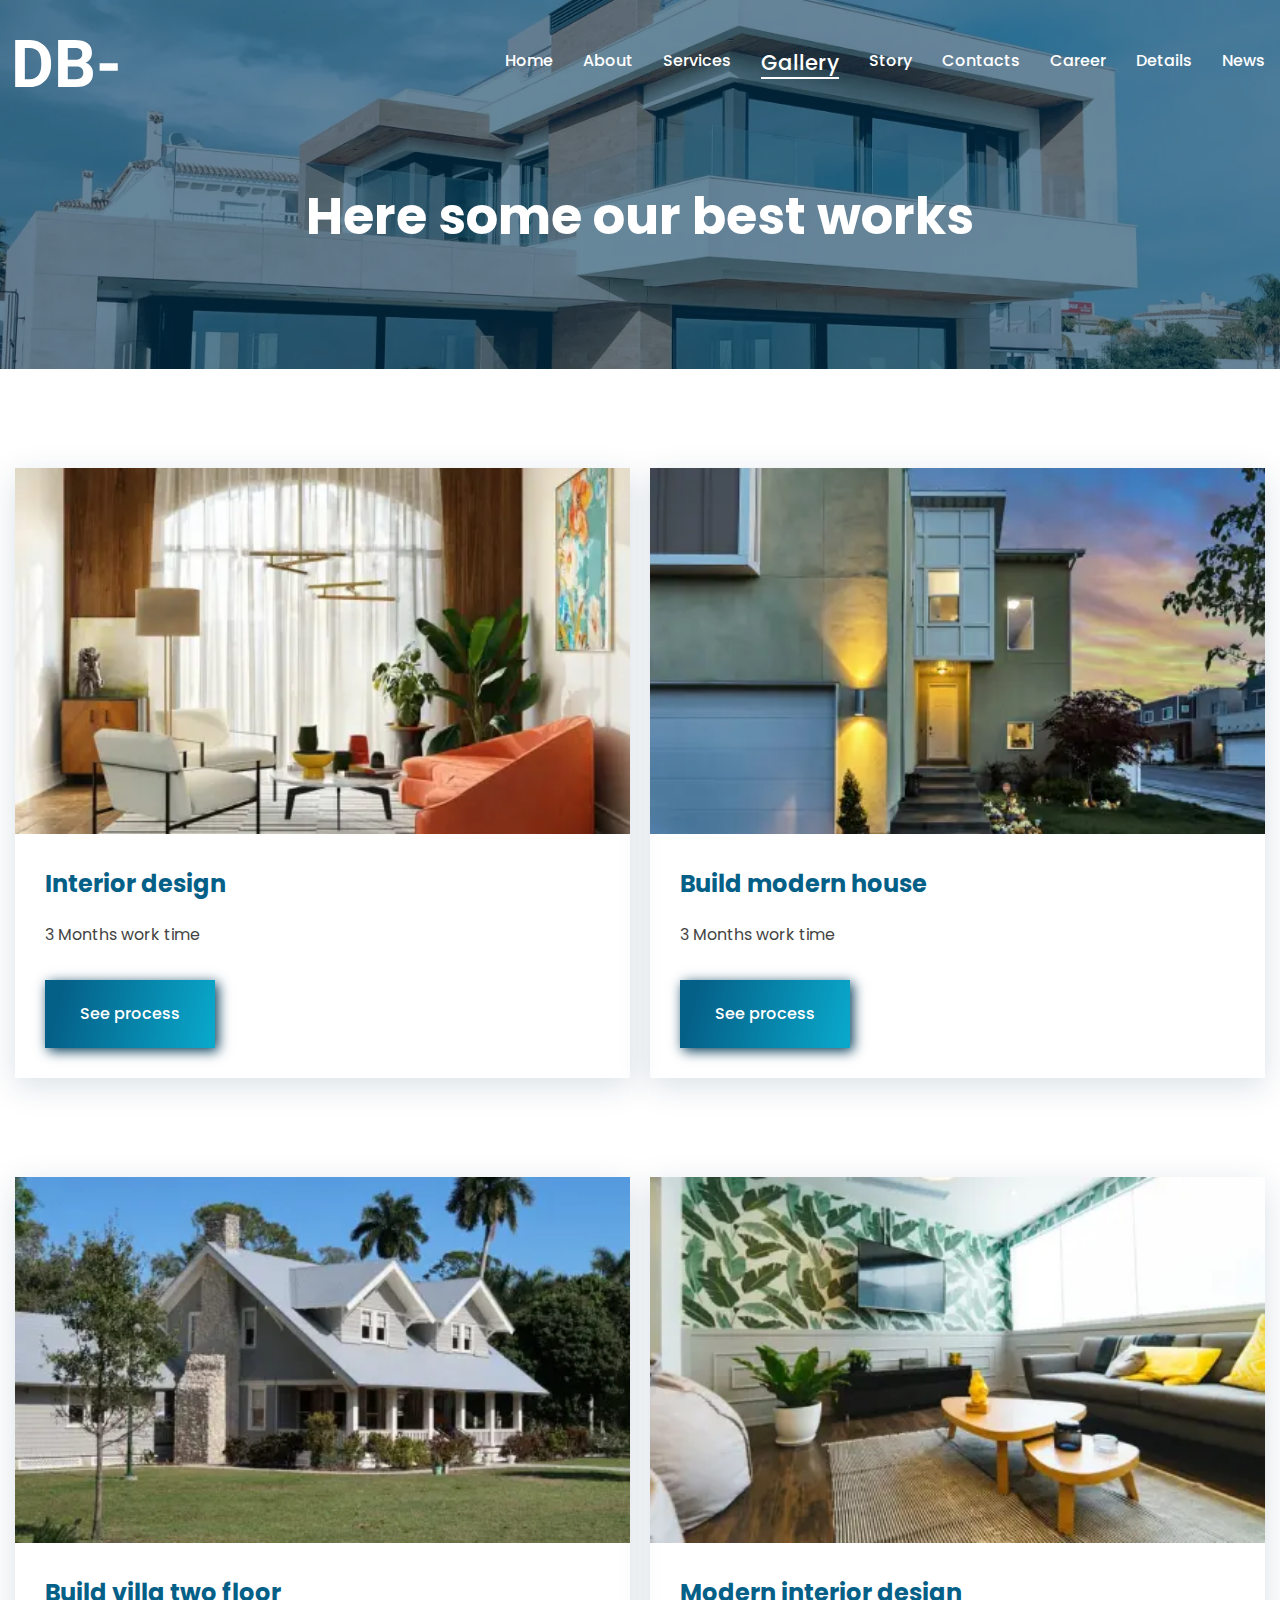
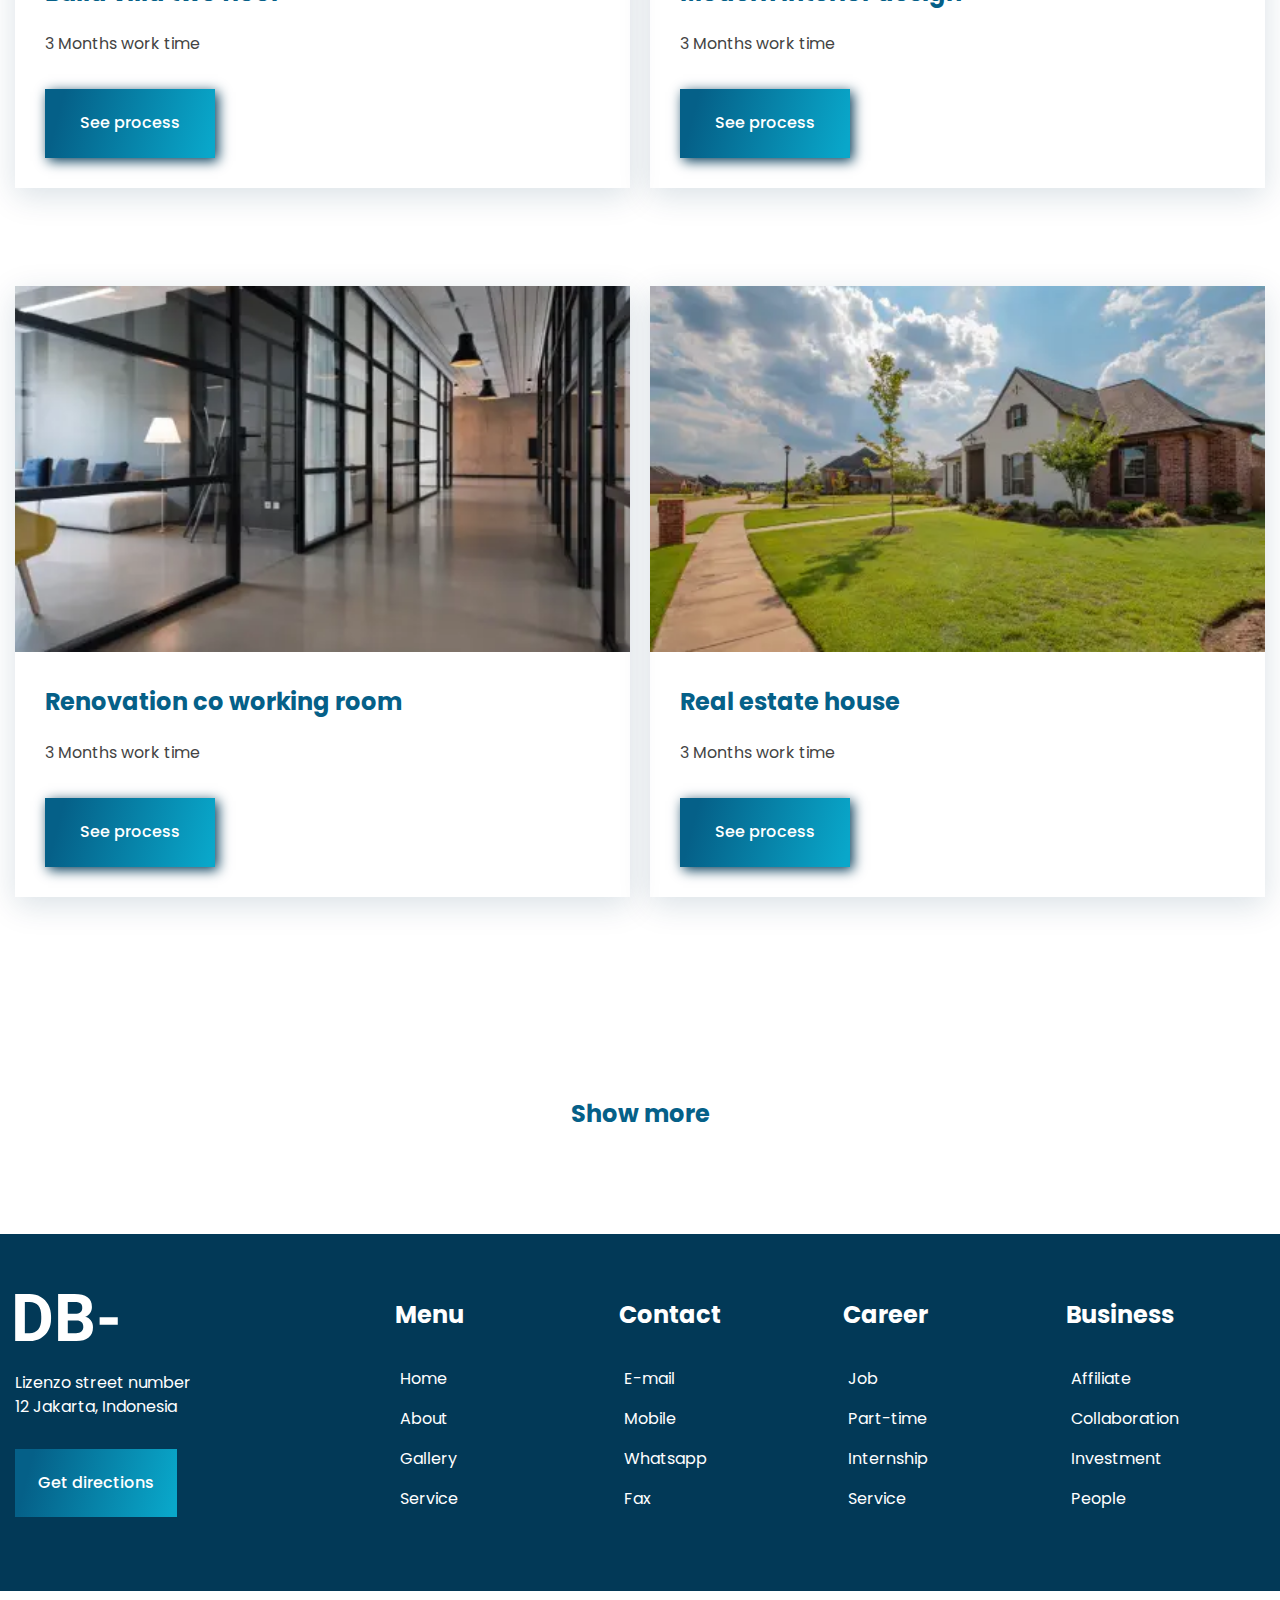
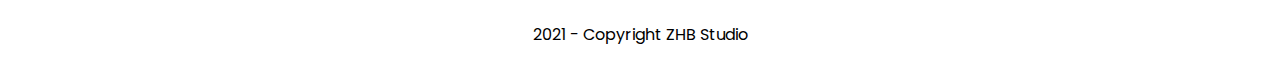
<file: gallery.html>
<!DOCTYPE html>
<html lang="ru">

<head>
	<title>Gallery</title>
	<meta charset="UTF-8" />
	<meta name="format-detection" content="telephone=no" />
	<!-- <style>body{opacity: 0;}</style> -->
	<link rel="stylesheet" href="css/style.min.css?_v=20220719121854" />
	<link rel="shortcut icon" href="favicon.ico" />
	<!-- <meta name="robots" content="noindex, nofollow"> -->
	<meta name="viewport" content="width=device-width, initial-scale=1.0" />
</head>

<body>
	<div class="wrapper">
		<header id="up" data-scroll="200" data-scroll-show="500" class="header">
			<div class="header__container">
				<a href="#home" class="header__logo">
					<img src="img/logo-db.svg" alt="Logo" />
				</a>
				<div class="header__menu menu">
					<button type="button" class="menu__icon icon-menu"><span></span></button>
					<nav class="menu__body">
						<ul class="menu__list">
							<li class="menu__item"><a href="home.html" class="menu__link ">Home</a></li>
							<li class="menu__item"><a href="about.html" class="menu__link ">About</a></li>
							<li class="menu__item"><a href="services.html" class="menu__link ">Services</a></li>
							<li class="menu__item"><a href="gallery.html" class="menu__link _active">Gallery</a></li>
							<li class="menu__item"><a href="story.html" class="menu__link ">Story</a></li>
							<li class="menu__item"><a href="contacts.html" class="menu__link ">Contacts</a></li>
							<li class="menu__item"><a href="career.html" class="menu__link ">Career</a></li>
							<li class="menu__item"><a href="process-details.html" class="menu__link ">Details</a></li>
							<li class="menu__item"><a href="news.html" class="menu__link ">News</a></li>
						</ul>
					</nav>
				</div>
			</div>
		</header>

		<main class="page">
			<section class="page__hero hero">
				<div class="hero__container">
					<h1 class="hero__title hero__title_feedback title-h1">Here some our best works</h1>
				</div>
			</section>
			<section class="page__gallery-cards gallery-cards">
				<div class="gallery-cards__container">
					<div class="gallery-cards__items">
						<article data-gid="1" class="gallery-cards__item item-gallery">
							<a href="#" class="item-gallery__image-ibg"><picture><source srcset="img/gallery-cards/01.webp" type="image/webp"><img src="img/gallery-cards/01.jpg" alt="" /></picture></a>
							<div class="item-gallery__descr">
								<div class="item-gallery__wrapper">
									<h2 class="item-gallery__title title-h2">Interior design</h2>
									<p class="item-gallery__text">3 Months work time</p>
								</div>
								<a href="#/" class="item-gallery__button button button_bright button_shadow-dark">See process</a>
							</div>
						</article>
						<article data-gid="2" class="gallery-cards__item item-gallery">
							<a href="#/" class="item-gallery__image-ibg"><picture><source srcset="img/gallery-cards/02.webp" type="image/webp"><img src="img/gallery-cards/02.jpg" alt="" /></picture></a>
							<div class="item-gallery__descr">
								<div class="item-gallery__wrapper">
									<h2 class="item-gallery__title title-h2">Build modern house</h2>
									<p class="item-gallery__text">3 Months work time</p>
								</div>
								<a href="#/" class="item-gallery__button button button_bright button_shadow-dark">See process</a>
							</div>
						</article>
						<article data-gid="3" class="gallery-cards__item item-gallery">
							<a href="#/" class="item-gallery__image-ibg"><picture><source srcset="img/gallery-cards/03.webp" type="image/webp"><img src="img/gallery-cards/03.jpg" alt="" /></picture></a>
							<div class="item-gallery__descr">
								<div class="item-gallery__wrapper">
									<h2 class="item-gallery__title title-h2">Build villa two floor</h2>
									<p class="item-gallery__text">3 Months work time</p>
								</div>
								<a href="#/" class="item-gallery__button button button_bright button_shadow-dark">See process</a>
							</div>
						</article>
						<article data-gid="4" class="gallery-cards__item item-gallery">
							<a href="#/" class="item-gallery__image-ibg"><picture><source srcset="img/gallery-cards/04.webp" type="image/webp"><img src="img/gallery-cards/04.jpg" alt="" /></picture></a>
							<div class="item-gallery__descr">
								<div class="item-gallery__wrapper">
									<h2 class="item-gallery__title title-h2">Modern interior design</h2>
									<p class="item-gallery__text">3 Months work time</p>
								</div>
								<a href="#/" class="item-gallery__button button button_bright button_shadow-dark">See process</a>
							</div>
						</article>
						<article data-gid="5" class="gallery-cards__item item-gallery">
							<a href="#/" class="item-gallery__image-ibg"><picture><source srcset="img/gallery-cards/05.webp" type="image/webp"><img src="img/gallery-cards/05.jpg" alt="" /></picture></a>
							<div class="item-gallery__descr">
								<div class="item-gallery__wrapper">
									<h2 class="item-gallery__title title-h2">Renovation co working room</h2>
									<p class="item-gallery__text">3 Months work time</p>
								</div>
								<a href="#/" class="item-gallery__button button button_bright button_shadow-dark">See process</a>
							</div>
						</article>
						<article data-gid="6" class="gallery-cards__item item-gallery">
							<a href="#/" class="item-gallery__image-ibg"><picture><source srcset="img/gallery-cards/06.webp" type="image/webp"><img src="img/gallery-cards/06.jpg" alt="" /></picture></a>
							<div class="item-gallery__descr">
								<div class="item-gallery__wrapper">
									<h2 class="item-gallery__title title-h2">Real estate house</h2>
									<p class="item-gallery__text">3 Months work time</p>
								</div>
								<a href="#/" class="item-gallery__button button button_bright button_shadow-dark">See process</a>
							</div>
						</article>
					</div>
					<div class="gallery-cards__footer">
						<a href="#" class="gallery-cards__more title-h2">Show more</a>
					</div>
				</div>
			</section>
		</main>
		<footer class="footer">
			<div class="footer__container">
				<div class="footer__main">
					<div class="footer__wrapper">
						<a href="" class="footer__logo">
							<img src="img/logo-db.svg" alt="Logo" />
						</a>
						<div class="footer__descr">Lizenzo street number 12 Jakarta, Indonesia</div>
						<a href="#/" class="footer__button button button_bright">Get directions</a>
					</div>
					<div class="footer__nav nav-footer">
						<div data-spollers="529.98" class="nav-footer__spollers spollers">
							<div class="footer-spoiler-item spollers__item">
								<button type="button" data-spoller class="spollers__tittle">Menu</button>
								<div class="footer-spoller-item__body spollers__body">
									<nav class="menu-footer">
										<ul class="menu-footer__list">
											<li class="menu-footer__item">
												<a href="" class="menu-footer__link">Home</a>
											</li>
											<li class="menu-footer__item">
												<a href="" class="menu-footer__link">About</a>
											</li>
											<li class="menu-footer__item">
												<a href="" class="menu-footer__link">Gallery</a>
											</li>
											<li class="menu-footer__item">
												<a href="" class="menu-footer__link">Service</a>
											</li>
										</ul>
									</nav>
								</div>
							</div>
							<div class="footer-spoiler-item spollers__item">
								<button type="button" data-spoller class="spollers__tittle">Contact</button>
								<div class="footer-spoller-item__body spollers__body">
									<nav class="menu-footer">
										<ul class="menu-footer__list">
											<li class="menu-footer__item">
												<a href="" class="menu-footer__link">E-mail</a>
											</li>
											<li class="menu-footer__item">
												<a href="" class="menu-footer__link">Mobile</a>
											</li>
											<li class="menu-footer__item">
												<a href="" class="menu-footer__link">Whatsapp</a>
											</li>
											<li class="menu-footer__item">
												<a href="" class="menu-footer__link">Fax</a>
											</li>
										</ul>
									</nav>
								</div>
							</div>
							<div class="footer-spoiler-item spollers__item">
								<button type="button" data-spoller class="spollers__tittle">Career</button>
								<div class="footer-spoller-item__body spollers__body">
									<nav class="menu-footer">
										<ul class="menu-footer__list">
											<li class="menu-footer__item">
												<a href="" class="menu-footer__link">Job</a>
											</li>
											<li class="menu-footer__item">
												<a href="" class="menu-footer__link">Part-time</a>
											</li>
											<li class="menu-footer__item">
												<a href="" class="menu-footer__link">Internship</a>
											</li>
											<li class="menu-footer__item">
												<a href="" class="menu-footer__link">Service</a>
											</li>
										</ul>
									</nav>
								</div>
							</div>
							<div class="footer-spoiler-item spollers__item">
								<button type="button" data-spoller class="spollers__tittle">Business</button>
								<div class="footer-spoller-item__body spollers__body">
									<nav class="menu-footer">
										<ul class="menu-footer__list">
											<li class="menu-footer__item">
												<a href="" class="menu-footer__link">Affiliate</a>
											</li>
											<li class="menu-footer__item">
												<a href="" class="menu-footer__link">Collaboration</a>
											</li>
											<li class="menu-footer__item">
												<a href="" class="menu-footer__link">Investment</a>
											</li>
											<li class="menu-footer__item">
												<a href="" class="menu-footer__link">People</a>
											</li>
										</ul>
									</nav>
								</div>
							</div>
						</div>
					</div>
				</div>
			</div>
			<div class="footer__bottom">
				<div class="footer__container">
					<p class="footer__copyright">2021 - Copyright ZHB Studio</p>
				</div>
			</div>
		</footer>

	</div>
	<!-- 
<div id="popup" aria-hidden="true" class="popup">
	<div class="popup__wrapper">
		<div class="popup__content">
			<button data-close type="button" class="popup__close">Закрыть</button>
			<div class="popup__text">
			</div>
		</div>
	</div>
</div>
 -->
	<script defer src="js/app.min.js?_v=20220719121854"></script>

</body>

</html>
</file>
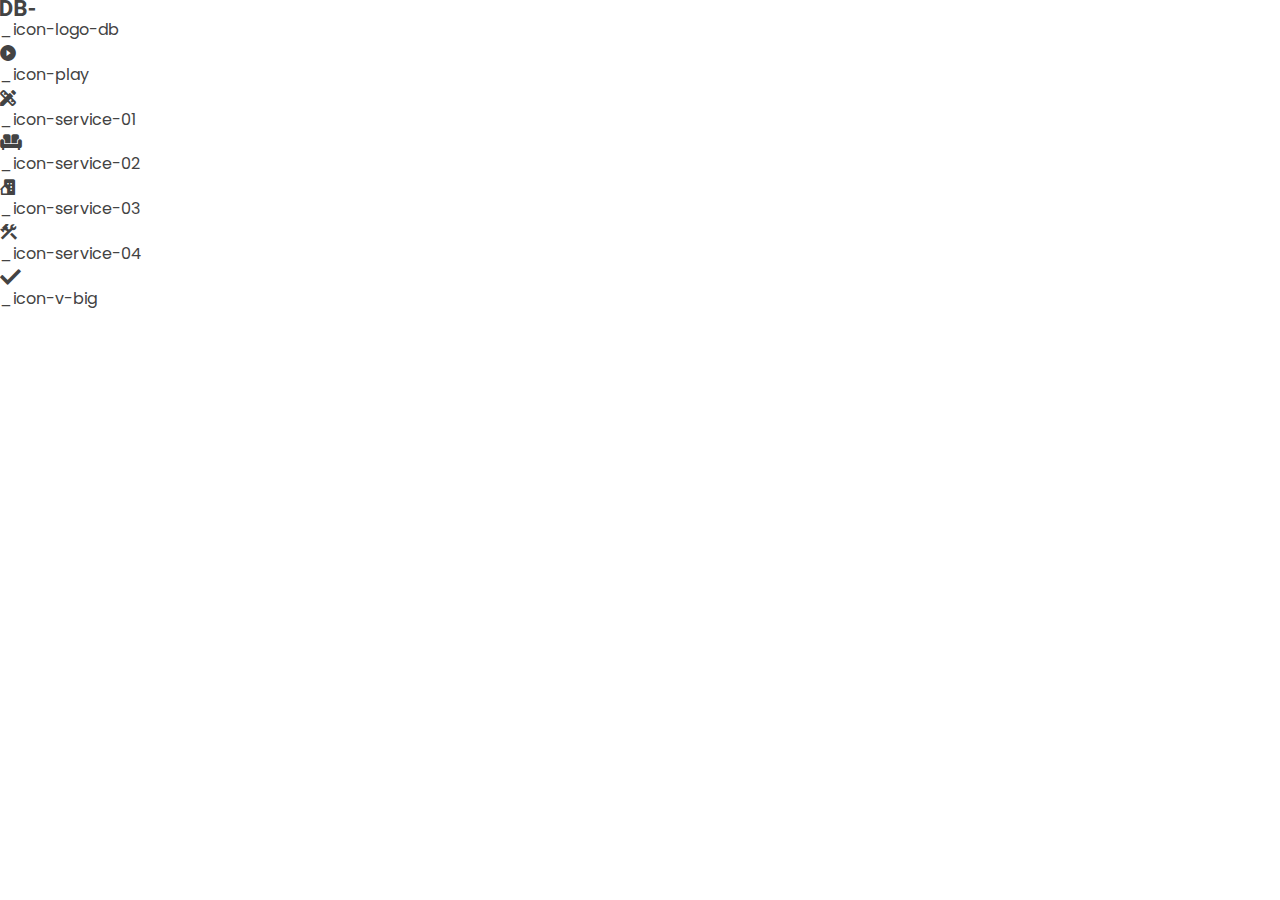
<file: icons.html>
<!-- ._icon-logo-db:before {
  content: "\e900";
}
._icon-play:before {
  content: "\e901";
}
._icon-service-01:before {
  content: "\e902";
}
._icon-service-02:before {
  content: "\e903";
}
._icon-service-03:before {
  content: "\e904";
}
._icon-service-04:before {
  content: "\e905";
}
._icon-v-big:before {
  content: "\e906";
} -->
<!-- <div class="icon _icon-logo-db"></div>
<div class="icon _icon-play"></div>
<div class="icon _icon-service-01"></div>
<div class="icon _icon-service-02"></div>
<div class="icon _icon-service-03"></div>
<div class="icon _icon-service-04"></div>
<div class="icon _icon-v-big"></div> -->
<!DOCTYPE html>
<html lang="en">

<head>
	<title>db</title>
	<meta charset="UTF-8" />
	<meta name="format-detection" content="telephone=no" />
	<!-- <style>body{opacity: 0;}</style> -->
	<link rel="stylesheet" href="css/style.min.css?_v=20220719121854" />
	<link rel="shortcut icon" href="favicon.ico" />
	<!-- <meta name="robots" content="noindex, nofollow"> -->
	<meta name="viewport" content="width=device-width, initial-scale=1.0" />
</head>

<body>
	<div class="wrapper">
		<main class="page">
			<div class="icons">
				<div class="icons__item _icon-logo-db">_icon-logo-db</div>
				<div class="icons__item _icon-play">_icon-play</div>
				<div class="icons__item _icon-service-01">_icon-service-01</div>
				<div class="icons__item _icon-service-02">_icon-service-02</div>
				<div class="icons__item _icon-service-03">_icon-service-03</div>
				<div class="icons__item _icon-service-04">_icon-service-04</div>
				<div class="icons__item _icon-v-big">_icon-v-big</div>
			</div>
		</main>
	</div>
	<!-- 
<div id="popup" aria-hidden="true" class="popup">
	<div class="popup__wrapper">
		<div class="popup__content">
			<button data-close type="button" class="popup__close">Закрыть</button>
			<div class="popup__text">
			</div>
		</div>
	</div>
</div>
 -->
	<script defer src="js/app.min.js?_v=20220719121854"></script>

</body>

</html>
</file>
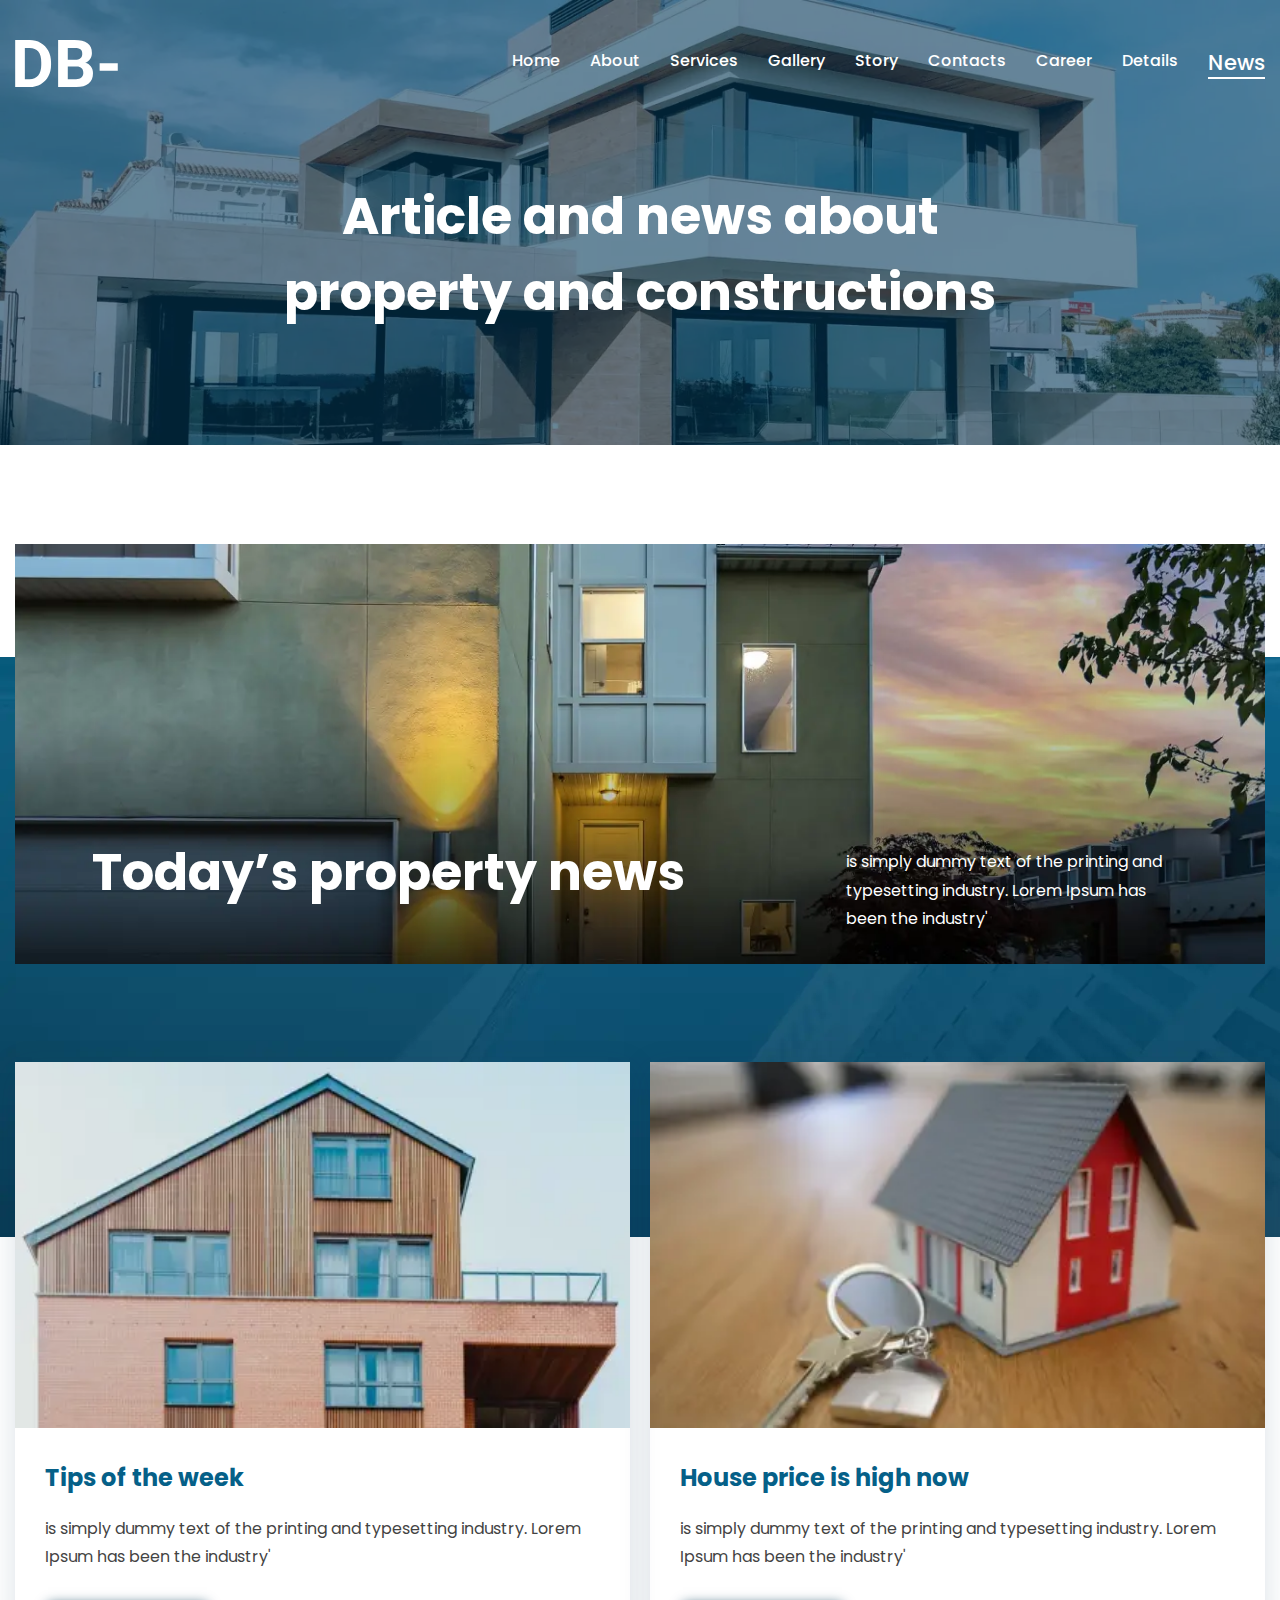
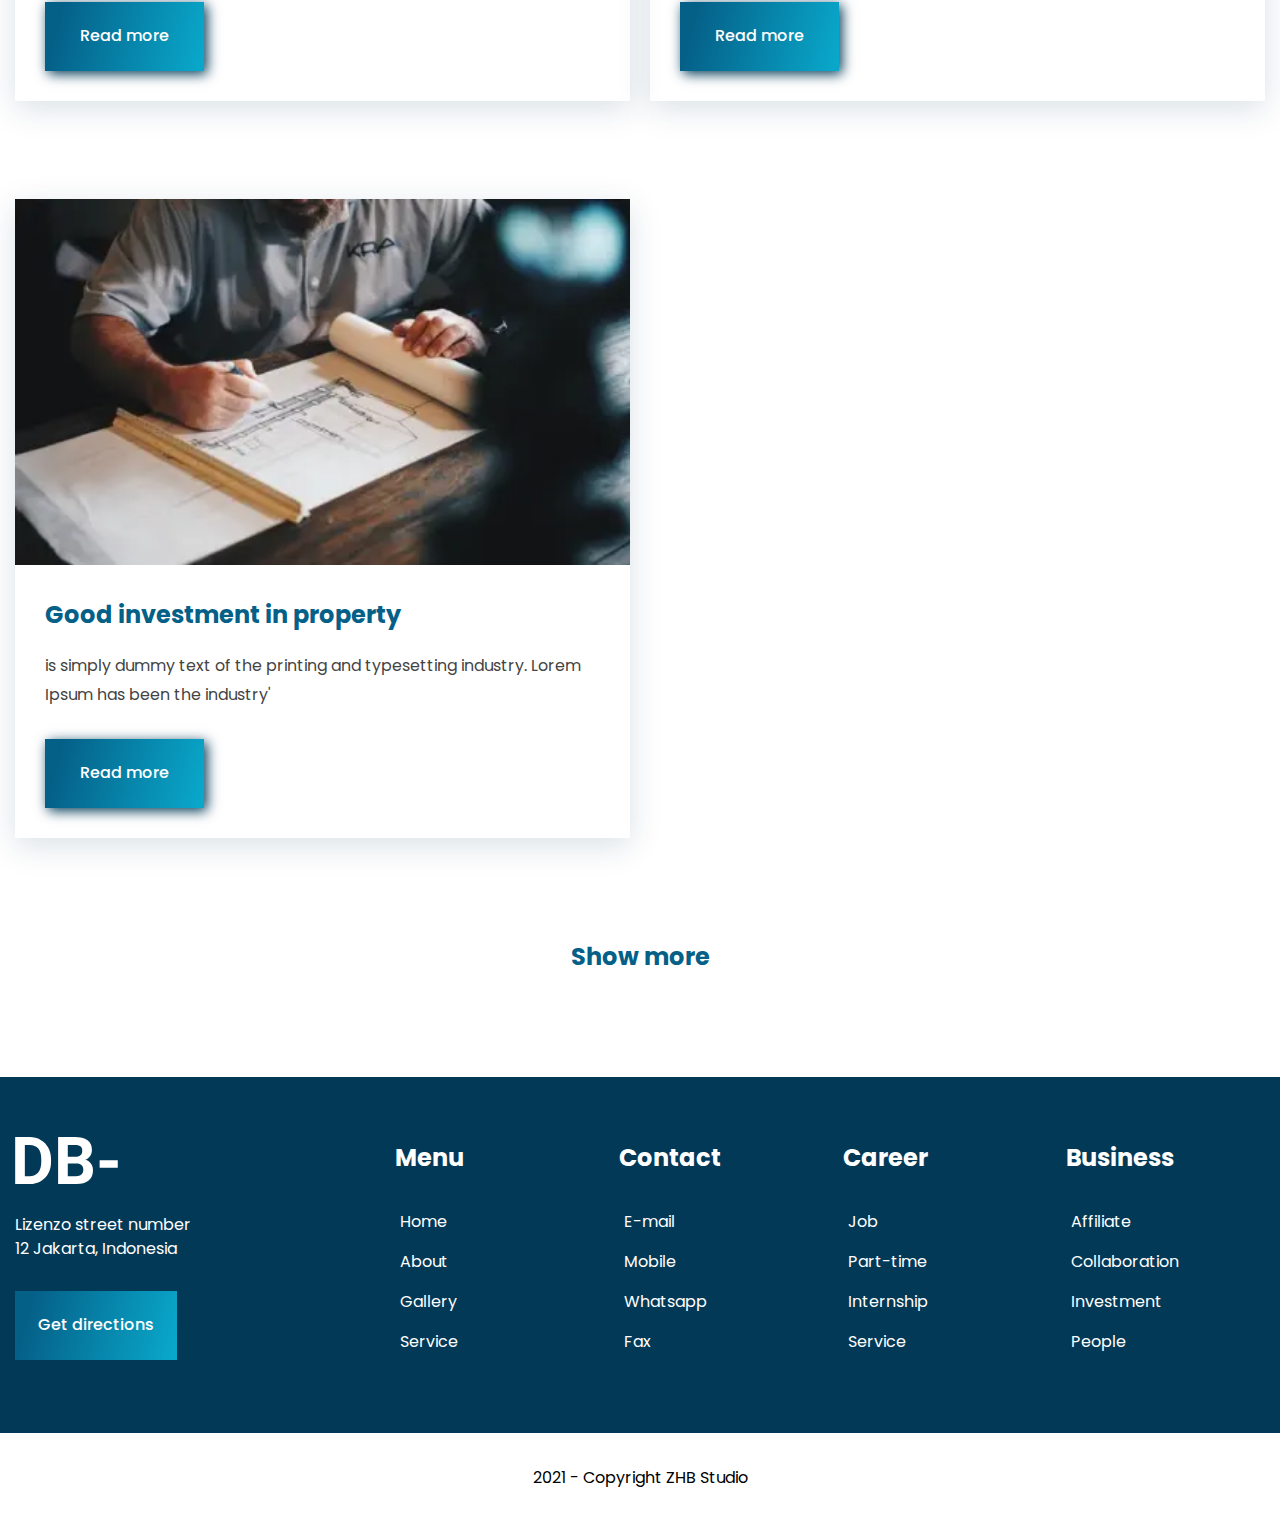
<file: news.html>
<!DOCTYPE html>
<html lang="en">

<head>
	<title>News</title>
	<meta charset="UTF-8" />
	<meta name="format-detection" content="telephone=no" />
	<!-- <style>body{opacity: 0;}</style> -->
	<link rel="stylesheet" href="css/style.min.css?_v=20220719121854" />
	<link rel="shortcut icon" href="favicon.ico" />
	<!-- <meta name="robots" content="noindex, nofollow"> -->
	<meta name="viewport" content="width=device-width, initial-scale=1.0" />
</head>

<body>
	<div class="wrapper">
		<header id="up" data-scroll="200" data-scroll-show="500" class="header">
			<div class="header__container">
				<a href="#home" class="header__logo">
					<img src="img/logo-db.svg" alt="Logo" />
				</a>
				<div class="header__menu menu">
					<button type="button" class="menu__icon icon-menu"><span></span></button>
					<nav class="menu__body">
						<ul class="menu__list">
							<li class="menu__item"><a href="home.html" class="menu__link ">Home</a></li>
							<li class="menu__item"><a href="about.html" class="menu__link ">About</a></li>
							<li class="menu__item"><a href="services.html" class="menu__link ">Services</a></li>
							<li class="menu__item"><a href="gallery.html" class="menu__link ">Gallery</a></li>
							<li class="menu__item"><a href="story.html" class="menu__link ">Story</a></li>
							<li class="menu__item"><a href="contacts.html" class="menu__link ">Contacts</a></li>
							<li class="menu__item"><a href="career.html" class="menu__link ">Career</a></li>
							<li class="menu__item"><a href="process-details.html" class="menu__link ">Details</a></li>
							<li class="menu__item"><a href="news.html" class="menu__link _active">News</a></li>
						</ul>
					</nav>
				</div>
			</div>
		</header>

		<main class="page">
			<section class="page__hero hero">
				<div class="hero__container">
					<h1 class="hero__title title-h1">Article and news about property and constructions</h1>
				</div>
			</section>
			<section class="page__news news">
				<div class="news__container">
					<div class="news__wrapper">
						<h2 class="news__title title-h1">Today’s property news</h2>
						<p class="news__text">is simply dummy text of the printing and typesetting industry. Lorem Ipsum has been the industry'</p>
					</div>
				</div>
			</section>
			<div class="bg-border"></div>
			<section class="page__news-cards news-cards news-cards_news">
				<div class="news-cards__container">
					<div class="news-cards__items">
						<article data-nid="1" class="news-cards__item item-news">
							<a href="#" class="item-news__image-ibg"><picture><source srcset="img/news/01.webp" type="image/webp"><img src="img/news/01.jpg" alt="" /></picture></a>
							<div class="item-news__descr">
								<div class="item-news__wrapper">
									<h2 class="item-news__title title-h2">Tips of the week</h2>
									<p class="item-news__text">is simply dummy text of the printing and typesetting industry. Lorem Ipsum has been the industry'</p>
								</div>
								<a href="#/" class="item-news__button button button_bright button_shadow-dark">Read more</a>
							</div>
						</article>
						<article data-nid="2" class="news-cards__item item-news">
							<a href="#" class="item-news__image-ibg"><picture><source srcset="img/news/02.webp" type="image/webp"><img src="img/news/02.jpg" alt="" /></picture></a>
							<div class="item-news__descr">
								<div class="item-news__wrapper">
									<h2 class="item-news__title title-h2">House price is high now</h2>
									<p class="item-news__text">is simply dummy text of the printing and typesetting industry. Lorem Ipsum has been the industry'</p>
								</div>
								<a href="#/" class="item-news__button button button_bright button_shadow-dark">Read more</a>
							</div>
						</article>
						<article data-nid="3" class="news-cards__item item-news">
							<a href="#" class="item-news__image-ibg"><picture><source srcset="img/news/03.webp" type="image/webp"><img src="img/news/03.jpg" alt="" /></picture></a>
							<div class="item-news__descr">
								<div class="item-news__wrapper">
									<h2 class="item-news__title title-h2">Good investment in property</h2>
									<p class="item-news__text">is simply dummy text of the printing and typesetting industry. Lorem Ipsum has been the industry'</p>
								</div>
								<a href="#/" class="item-news__button button button_bright button_shadow-dark">Read more</a>
							</div>
						</article>
					</div>
					<div class="news-cards__footer">
						<a href="#" class="news-cards__more title-h2">Show more</a>
					</div>
				</div>
			</section>
		</main>
		<footer class="footer">
			<div class="footer__container">
				<div class="footer__main">
					<div class="footer__wrapper">
						<a href="" class="footer__logo">
							<img src="img/logo-db.svg" alt="Logo" />
						</a>
						<div class="footer__descr">Lizenzo street number 12 Jakarta, Indonesia</div>
						<a href="#/" class="footer__button button button_bright">Get directions</a>
					</div>
					<div class="footer__nav nav-footer">
						<div data-spollers="529.98" class="nav-footer__spollers spollers">
							<div class="footer-spoiler-item spollers__item">
								<button type="button" data-spoller class="spollers__tittle">Menu</button>
								<div class="footer-spoller-item__body spollers__body">
									<nav class="menu-footer">
										<ul class="menu-footer__list">
											<li class="menu-footer__item">
												<a href="" class="menu-footer__link">Home</a>
											</li>
											<li class="menu-footer__item">
												<a href="" class="menu-footer__link">About</a>
											</li>
											<li class="menu-footer__item">
												<a href="" class="menu-footer__link">Gallery</a>
											</li>
											<li class="menu-footer__item">
												<a href="" class="menu-footer__link">Service</a>
											</li>
										</ul>
									</nav>
								</div>
							</div>
							<div class="footer-spoiler-item spollers__item">
								<button type="button" data-spoller class="spollers__tittle">Contact</button>
								<div class="footer-spoller-item__body spollers__body">
									<nav class="menu-footer">
										<ul class="menu-footer__list">
											<li class="menu-footer__item">
												<a href="" class="menu-footer__link">E-mail</a>
											</li>
											<li class="menu-footer__item">
												<a href="" class="menu-footer__link">Mobile</a>
											</li>
											<li class="menu-footer__item">
												<a href="" class="menu-footer__link">Whatsapp</a>
											</li>
											<li class="menu-footer__item">
												<a href="" class="menu-footer__link">Fax</a>
											</li>
										</ul>
									</nav>
								</div>
							</div>
							<div class="footer-spoiler-item spollers__item">
								<button type="button" data-spoller class="spollers__tittle">Career</button>
								<div class="footer-spoller-item__body spollers__body">
									<nav class="menu-footer">
										<ul class="menu-footer__list">
											<li class="menu-footer__item">
												<a href="" class="menu-footer__link">Job</a>
											</li>
											<li class="menu-footer__item">
												<a href="" class="menu-footer__link">Part-time</a>
											</li>
											<li class="menu-footer__item">
												<a href="" class="menu-footer__link">Internship</a>
											</li>
											<li class="menu-footer__item">
												<a href="" class="menu-footer__link">Service</a>
											</li>
										</ul>
									</nav>
								</div>
							</div>
							<div class="footer-spoiler-item spollers__item">
								<button type="button" data-spoller class="spollers__tittle">Business</button>
								<div class="footer-spoller-item__body spollers__body">
									<nav class="menu-footer">
										<ul class="menu-footer__list">
											<li class="menu-footer__item">
												<a href="" class="menu-footer__link">Affiliate</a>
											</li>
											<li class="menu-footer__item">
												<a href="" class="menu-footer__link">Collaboration</a>
											</li>
											<li class="menu-footer__item">
												<a href="" class="menu-footer__link">Investment</a>
											</li>
											<li class="menu-footer__item">
												<a href="" class="menu-footer__link">People</a>
											</li>
										</ul>
									</nav>
								</div>
							</div>
						</div>
					</div>
				</div>
			</div>
			<div class="footer__bottom">
				<div class="footer__container">
					<p class="footer__copyright">2021 - Copyright ZHB Studio</p>
				</div>
			</div>
		</footer>

	</div>
	<!-- 
<div id="popup" aria-hidden="true" class="popup">
	<div class="popup__wrapper">
		<div class="popup__content">
			<button data-close type="button" class="popup__close">Закрыть</button>
			<div class="popup__text">
			</div>
		</div>
	</div>
</div>
 -->
	<script defer src="js/app.min.js?_v=20220719121854"></script>

</body>

</html>
</file>
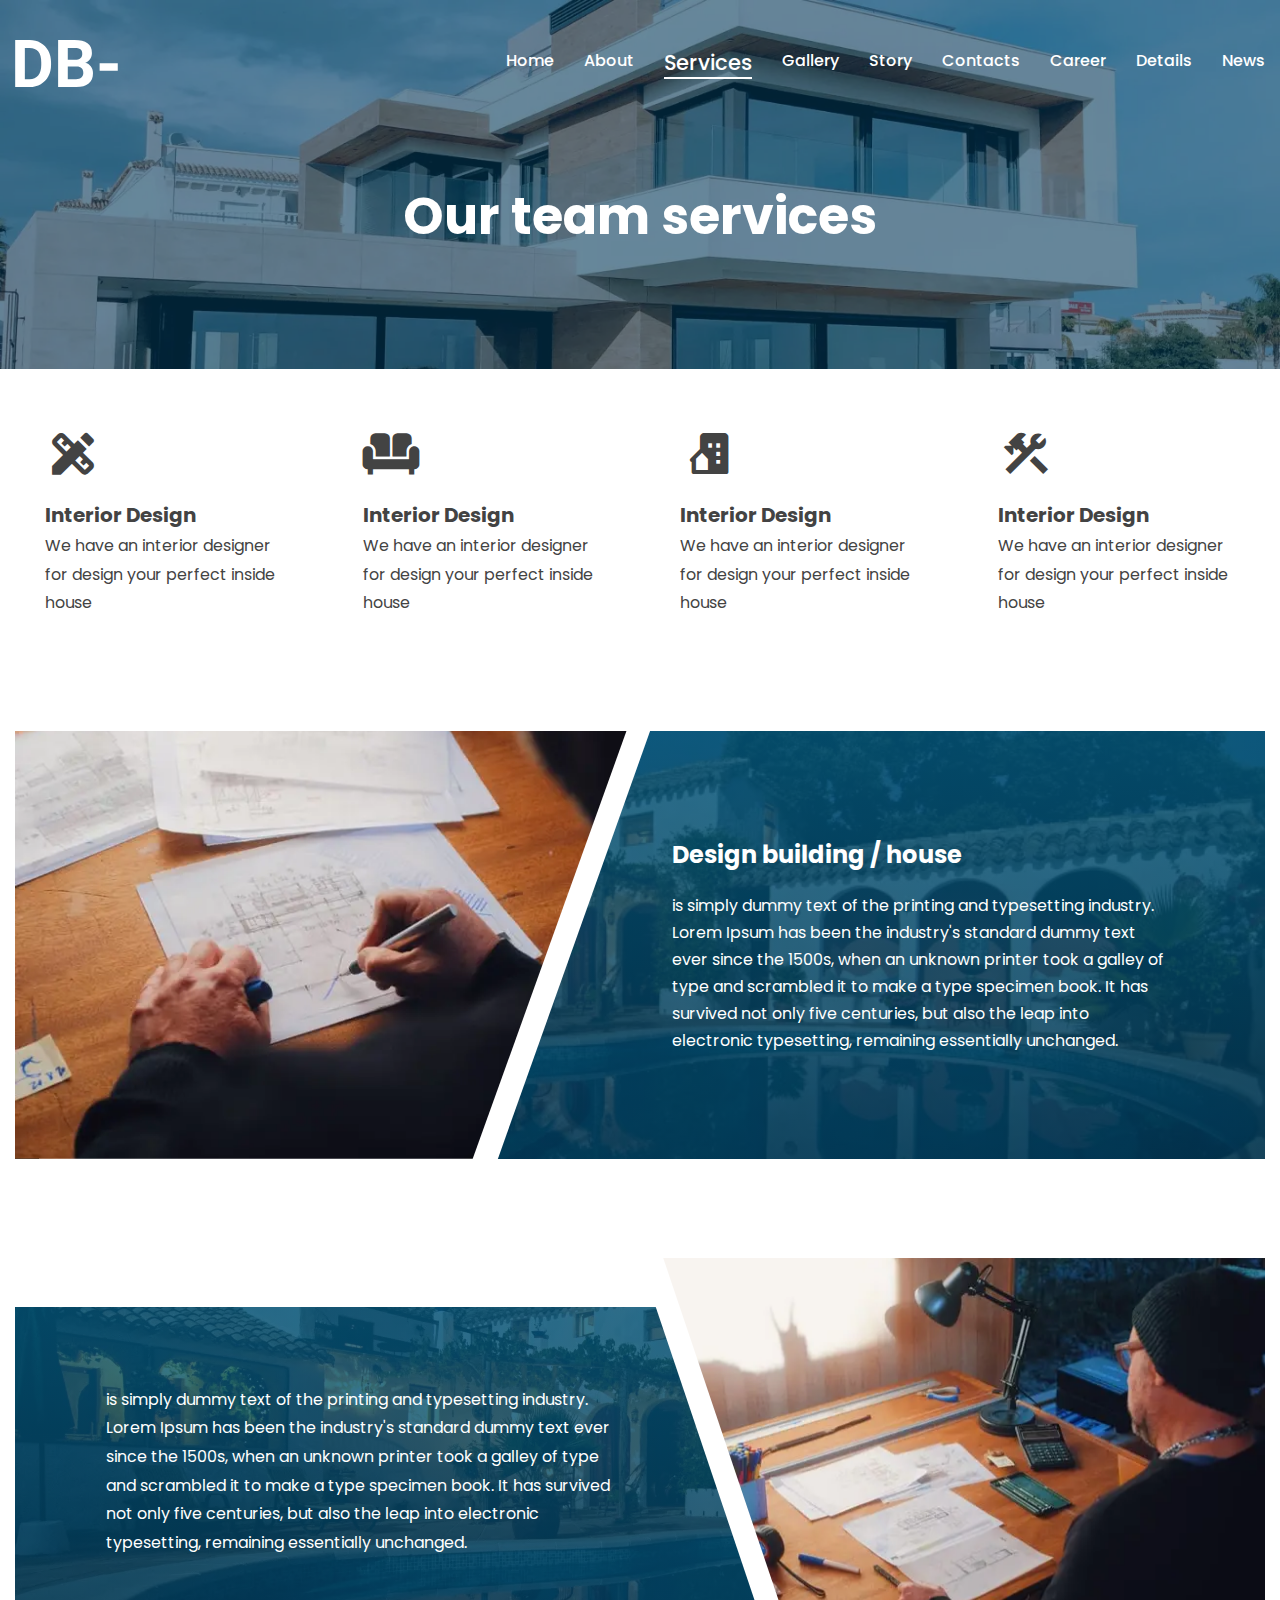
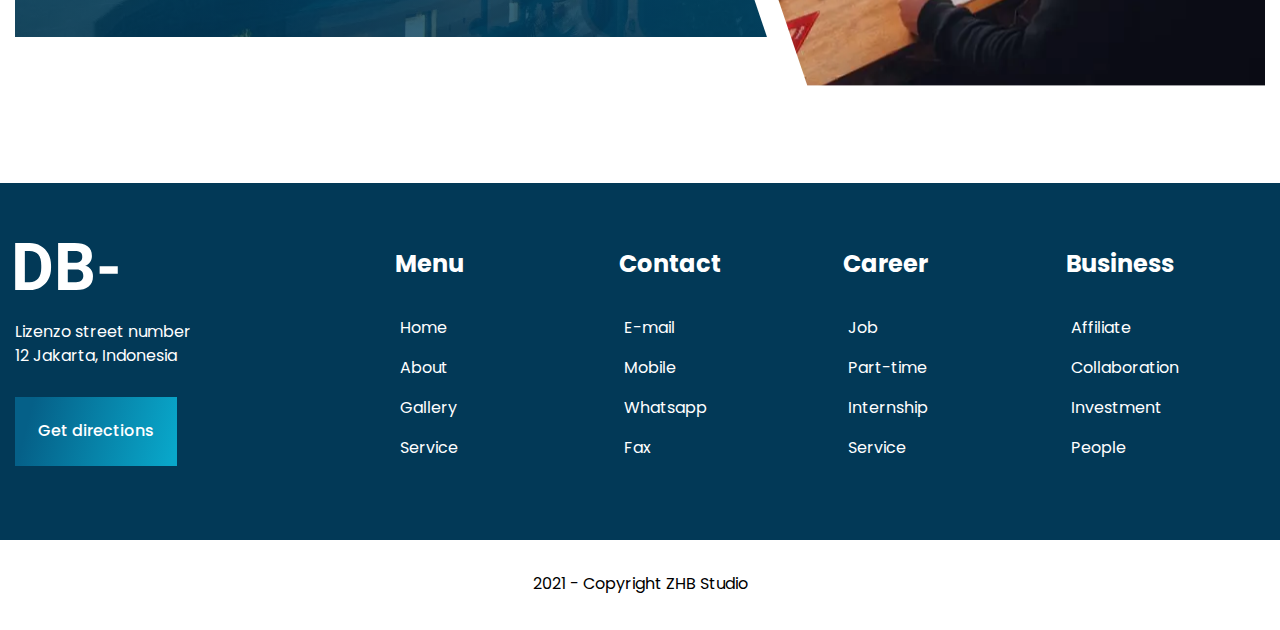
<file: services.html>
<!DOCTYPE html>
<html lang="en">

<head>
	<title>Services</title>
	<meta charset="UTF-8" />
	<meta name="format-detection" content="telephone=no" />
	<!-- <style>body{opacity: 0;}</style> -->
	<link rel="stylesheet" href="css/style.min.css?_v=20220719121854" />
	<link rel="shortcut icon" href="favicon.ico" />
	<!-- <meta name="robots" content="noindex, nofollow"> -->
	<meta name="viewport" content="width=device-width, initial-scale=1.0" />
</head>

<body>
	<div class="wrapper">
		<header id="up" data-scroll="200" data-scroll-show="500" class="header">
			<div class="header__container">
				<a href="#home" class="header__logo">
					<img src="img/logo-db.svg" alt="Logo" />
				</a>
				<div class="header__menu menu">
					<button type="button" class="menu__icon icon-menu"><span></span></button>
					<nav class="menu__body">
						<ul class="menu__list">
							<li class="menu__item"><a href="home.html" class="menu__link ">Home</a></li>
							<li class="menu__item"><a href="about.html" class="menu__link ">About</a></li>
							<li class="menu__item"><a href="services.html" class="menu__link _active">Services</a></li>
							<li class="menu__item"><a href="gallery.html" class="menu__link ">Gallery</a></li>
							<li class="menu__item"><a href="story.html" class="menu__link ">Story</a></li>
							<li class="menu__item"><a href="contacts.html" class="menu__link ">Contacts</a></li>
							<li class="menu__item"><a href="career.html" class="menu__link ">Career</a></li>
							<li class="menu__item"><a href="process-details.html" class="menu__link ">Details</a></li>
							<li class="menu__item"><a href="news.html" class="menu__link ">News</a></li>
						</ul>
					</nav>
				</div>
			</div>
		</header>

		<main class="page">
			<section class="page__hero hero">
				<div class="hero__container">
					<h1 class="hero__title hero__title_feedback title-h1">Our team services</h1>
				</div>
			</section>
			<section class="home-services">
				<div class="home-services__container">
					<div class="home-services__items">
						<a href="#/" class="home-services__item">
							<div class="item-home-service">
								<div class="item-home-service__body">
									<div class="item-home-service__icon">
										<div class="item-home-service__ic _icon-service-01"></div>
									</div>
									<div class="item-home-service__title title-h3">Interior Design</div>
									<div class="item-home-service__text">We have an interior designer for design your perfect inside house</div>
								</div>
								<div class="item-home-service__image-ibg"><picture><source srcset="img/home/services/01.webp" type="image/webp"><img src="img/home/services/01.jpg" alt="" /></picture></div>
							</div>
						</a>
						<a href="#/" class="home-services__item">
							<div class="item-home-service">
								<div class="item-home-service__body">
									<div class="item-home-service__icon">
										<div class="item-home-service__ic _icon-service-02"></div>
									</div>
									<div class="item-home-service__title title-h3">Interior Design</div>
									<div class="item-home-service__text">We have an interior designer for design your perfect inside house</div>
								</div>

								<div class="item-home-service__image-ibg"><picture><source srcset="img/home/services/02.webp" type="image/webp"><img src="img/home/services/02.jpg" alt="" /></picture></div>
							</div>
						</a>
						<a href="#/" class="home-services__item">
							<div class="item-home-service">
								<div class="item-home-service__body">
									<div class="item-home-service__icon">
										<div class="item-home-service__ic _icon-service-03"></div>
									</div>
									<div class="item-home-service__title title-h3">Interior Design</div>
									<div class="item-home-service__text">We have an interior designer for design your perfect inside house</div>
								</div>
								<div class="item-home-service__image-ibg"><picture><source srcset="img/home/services/03.webp" type="image/webp"><img src="img/home/services/03.jpg" alt="" /></picture></div>
							</div>
						</a>
						<a href="#/" class="home-services__item">
							<div class="item-home-service">
								<div class="item-home-service__body">
									<div class="item-home-service__icon">
										<div class="item-home-service__ic _icon-service-04"></div>
									</div>
									<div class="item-home-service__title title-h3">Interior Design</div>
									<div class="item-home-service__text">We have an interior designer for design your perfect inside house</div>
								</div>
								<div class="item-home-service__image-ibg"><picture><source srcset="img/home/services/04.webp" type="image/webp"><img src="img/home/services/04.jpg" alt="" /></picture></div>
							</div>
						</a>
					</div>
				</div>
			</section>

			<section class="page-services__building building">
				<div class="building__container">
					<div class="building__row building__row_top">
						<div class="top-item-bulding">
							<div class="top-item-bulding__content">
								<div class="top-item-bulding__image-ibg top-item-bulding__image-ibg_picter">
									<picture><source srcset="img/services/full-foto-1.webp" type="image/webp"><img src="img/services/full-foto-1.jpg" alt="foto-1" /></picture>
								</div>
								<div class="top-item-bulding__image-ibg top-item-bulding__image-ibg_white"></div>
								<div class="top-item-building__body">
									<div class="top-item-bulding__title title-h2">Design building / house</div>
									<div class="top-item-bulding__text">
										is simply dummy text of the printing and typesetting industry. Lorem Ipsum has been the industry's standard dummy text ever since the 1500s, when an unknown printer took a galley of type and scrambled it to make a type specimen book. It has survived not only five centuries, but
										also the leap into electronic typesetting, remaining essentially unchanged.
									</div>
								</div>
							</div>
						</div>
					</div>

					<div class="building__row building__row_bottom">
						<div class="bottom-item-bulding">
							<div class="bottom-item-bulding__content">
								<div class="bottom-item-bulding__image-ibg bottom-item-bulding__image-ibg_picter">
									<picture><source srcset="img/services/full-foto-2.webp" type="image/webp"><img src="img/services/full-foto-2.jpg" alt="foto-1" /></picture>
								</div>
								<div class="bottom-item-bulding__image-ibg bottom-item-bulding__image-ibg_white"></div>
								<div class="bottom-item-building__body">
									<div class="bottom-item-bulding__text">
										is simply dummy text of the printing and typesetting industry. Lorem Ipsum has been the industry's standard dummy text ever since the 1500s, when an unknown printer took a galley of type and scrambled it to make a type specimen book. It has survived not only five centuries, but
										also the leap into electronic typesetting, remaining essentially unchanged.
									</div>
								</div>
							</div>
						</div>
					</div>
				</div>
			</section>
		</main>
		<footer class="footer">
			<div class="footer__container">
				<div class="footer__main">
					<div class="footer__wrapper">
						<a href="" class="footer__logo">
							<img src="img/logo-db.svg" alt="Logo" />
						</a>
						<div class="footer__descr">Lizenzo street number 12 Jakarta, Indonesia</div>
						<a href="#/" class="footer__button button button_bright">Get directions</a>
					</div>
					<div class="footer__nav nav-footer">
						<div data-spollers="529.98" class="nav-footer__spollers spollers">
							<div class="footer-spoiler-item spollers__item">
								<button type="button" data-spoller class="spollers__tittle">Menu</button>
								<div class="footer-spoller-item__body spollers__body">
									<nav class="menu-footer">
										<ul class="menu-footer__list">
											<li class="menu-footer__item">
												<a href="" class="menu-footer__link">Home</a>
											</li>
											<li class="menu-footer__item">
												<a href="" class="menu-footer__link">About</a>
											</li>
											<li class="menu-footer__item">
												<a href="" class="menu-footer__link">Gallery</a>
											</li>
											<li class="menu-footer__item">
												<a href="" class="menu-footer__link">Service</a>
											</li>
										</ul>
									</nav>
								</div>
							</div>
							<div class="footer-spoiler-item spollers__item">
								<button type="button" data-spoller class="spollers__tittle">Contact</button>
								<div class="footer-spoller-item__body spollers__body">
									<nav class="menu-footer">
										<ul class="menu-footer__list">
											<li class="menu-footer__item">
												<a href="" class="menu-footer__link">E-mail</a>
											</li>
											<li class="menu-footer__item">
												<a href="" class="menu-footer__link">Mobile</a>
											</li>
											<li class="menu-footer__item">
												<a href="" class="menu-footer__link">Whatsapp</a>
											</li>
											<li class="menu-footer__item">
												<a href="" class="menu-footer__link">Fax</a>
											</li>
										</ul>
									</nav>
								</div>
							</div>
							<div class="footer-spoiler-item spollers__item">
								<button type="button" data-spoller class="spollers__tittle">Career</button>
								<div class="footer-spoller-item__body spollers__body">
									<nav class="menu-footer">
										<ul class="menu-footer__list">
											<li class="menu-footer__item">
												<a href="" class="menu-footer__link">Job</a>
											</li>
											<li class="menu-footer__item">
												<a href="" class="menu-footer__link">Part-time</a>
											</li>
											<li class="menu-footer__item">
												<a href="" class="menu-footer__link">Internship</a>
											</li>
											<li class="menu-footer__item">
												<a href="" class="menu-footer__link">Service</a>
											</li>
										</ul>
									</nav>
								</div>
							</div>
							<div class="footer-spoiler-item spollers__item">
								<button type="button" data-spoller class="spollers__tittle">Business</button>
								<div class="footer-spoller-item__body spollers__body">
									<nav class="menu-footer">
										<ul class="menu-footer__list">
											<li class="menu-footer__item">
												<a href="" class="menu-footer__link">Affiliate</a>
											</li>
											<li class="menu-footer__item">
												<a href="" class="menu-footer__link">Collaboration</a>
											</li>
											<li class="menu-footer__item">
												<a href="" class="menu-footer__link">Investment</a>
											</li>
											<li class="menu-footer__item">
												<a href="" class="menu-footer__link">People</a>
											</li>
										</ul>
									</nav>
								</div>
							</div>
						</div>
					</div>
				</div>
			</div>
			<div class="footer__bottom">
				<div class="footer__container">
					<p class="footer__copyright">2021 - Copyright ZHB Studio</p>
				</div>
			</div>
		</footer>

	</div>
	<!-- 
<div id="popup" aria-hidden="true" class="popup">
	<div class="popup__wrapper">
		<div class="popup__content">
			<button data-close type="button" class="popup__close">Закрыть</button>
			<div class="popup__text">
			</div>
		</div>
	</div>
</div>
 -->
	<script defer src="js/app.min.js?_v=20220719121854"></script>

</body>

</html>
</file>
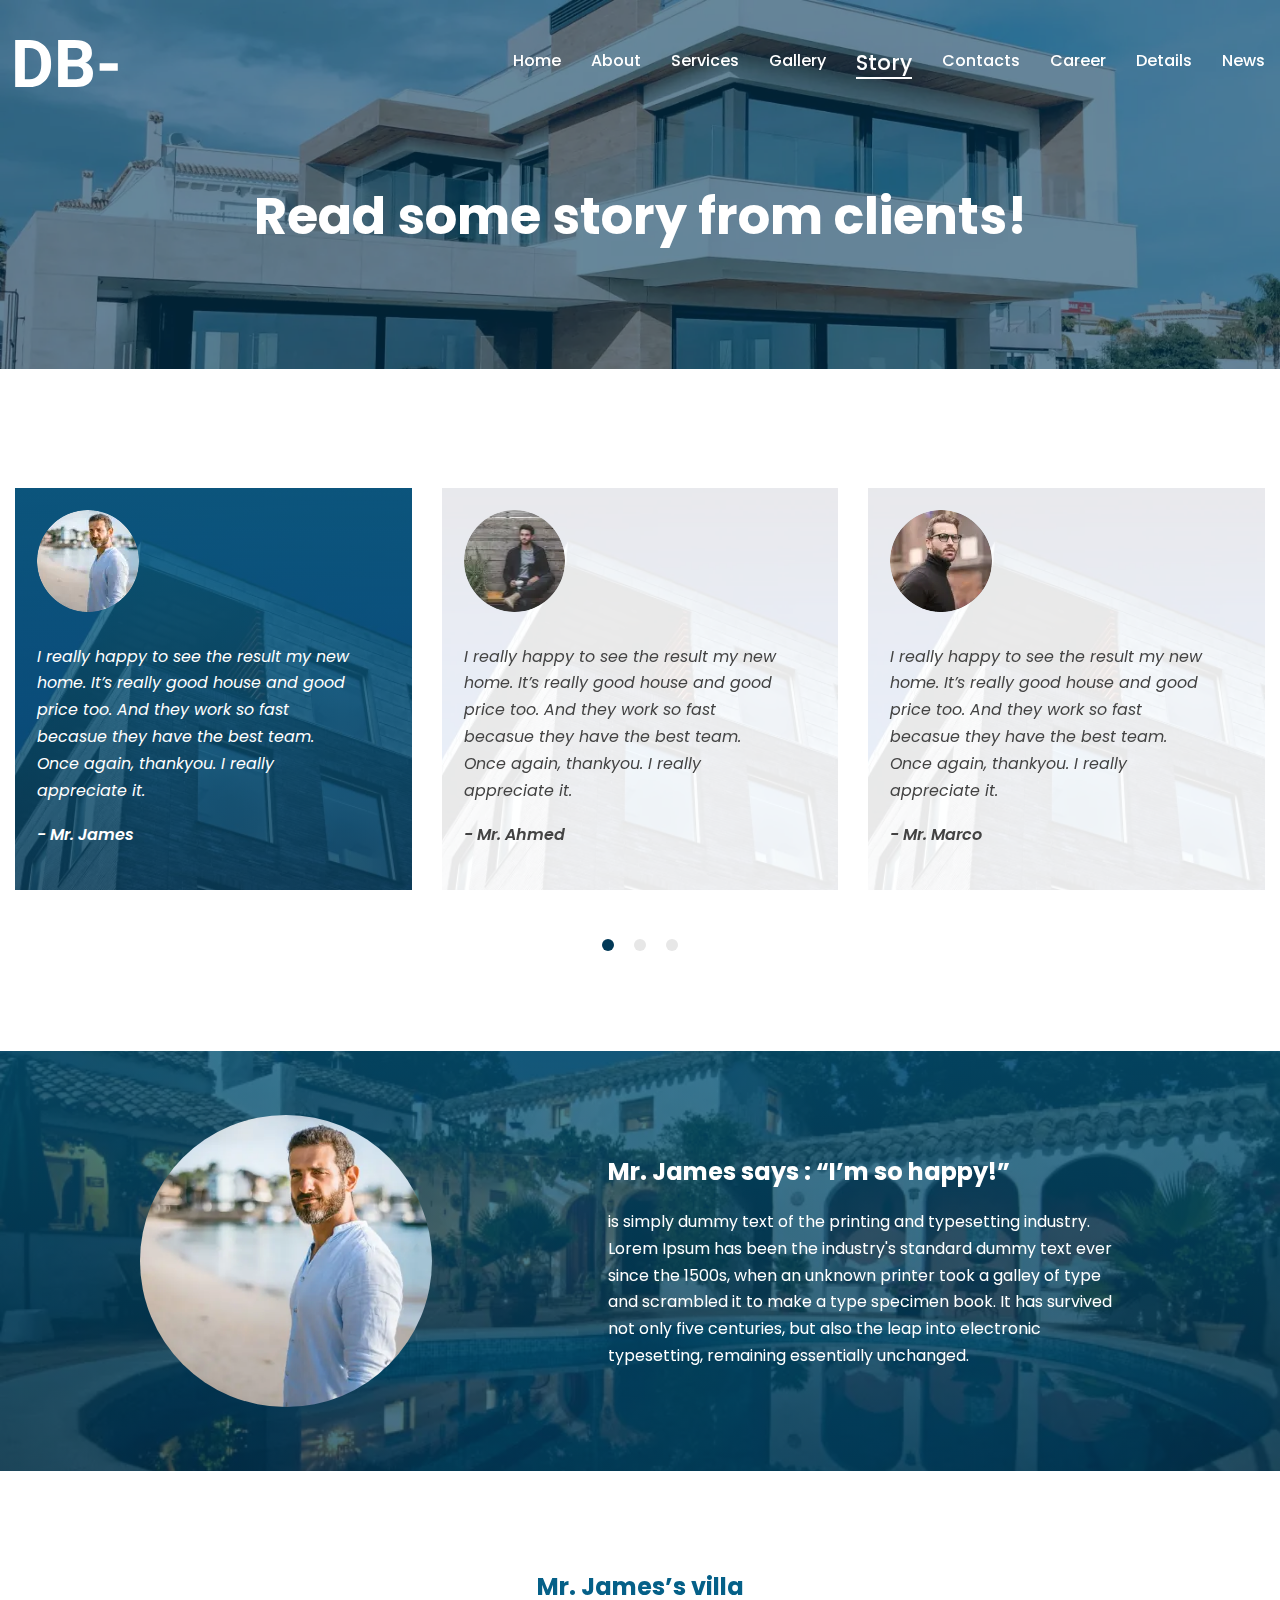
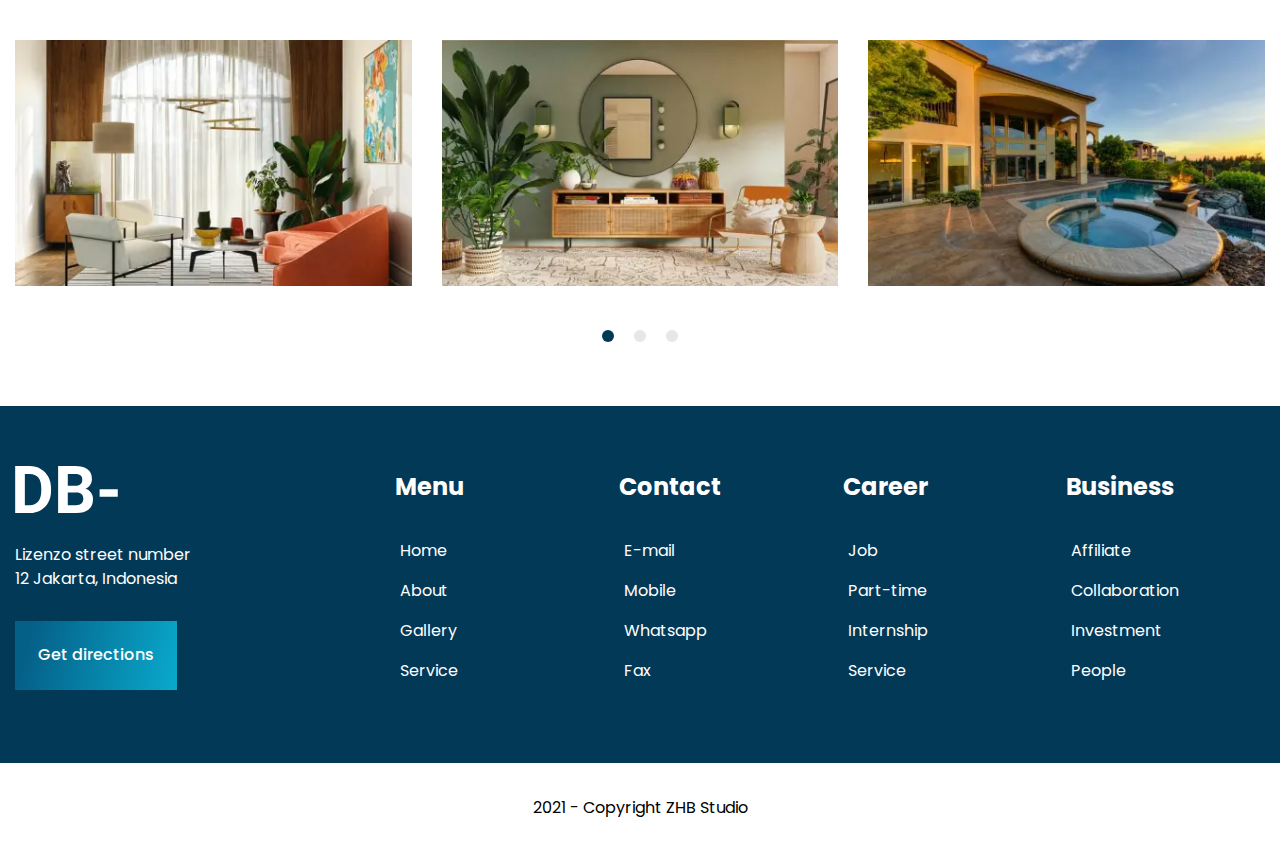
<file: story.html>
<!DOCTYPE html>
<html lang="en">

<head>
	<title>Our story</title>
	<meta charset="UTF-8" />
	<meta name="format-detection" content="telephone=no" />
	<!-- <style>body{opacity: 0;}</style> -->
	<link rel="stylesheet" href="css/style.min.css?_v=20220719121854" />
	<link rel="shortcut icon" href="favicon.ico" />
	<!-- <meta name="robots" content="noindex, nofollow"> -->
	<meta name="viewport" content="width=device-width, initial-scale=1.0" />
</head>

<body>
	<div class="wrapper">
		<header id="up" data-scroll="200" data-scroll-show="500" class="header">
			<div class="header__container">
				<a href="#home" class="header__logo">
					<img src="img/logo-db.svg" alt="Logo" />
				</a>
				<div class="header__menu menu">
					<button type="button" class="menu__icon icon-menu"><span></span></button>
					<nav class="menu__body">
						<ul class="menu__list">
							<li class="menu__item"><a href="home.html" class="menu__link ">Home</a></li>
							<li class="menu__item"><a href="about.html" class="menu__link ">About</a></li>
							<li class="menu__item"><a href="services.html" class="menu__link ">Services</a></li>
							<li class="menu__item"><a href="gallery.html" class="menu__link ">Gallery</a></li>
							<li class="menu__item"><a href="story.html" class="menu__link _active">Story</a></li>
							<li class="menu__item"><a href="contacts.html" class="menu__link ">Contacts</a></li>
							<li class="menu__item"><a href="career.html" class="menu__link ">Career</a></li>
							<li class="menu__item"><a href="process-details.html" class="menu__link ">Details</a></li>
							<li class="menu__item"><a href="news.html" class="menu__link ">News</a></li>
						</ul>
					</nav>
				</div>
			</div>
		</header>

		<main class="page">
			<section class="page__hero hero">
				<div class="hero__container">
					<h1 class="hero__title hero__title_feedback title-h1">Read some story from clients!</h1>
				</div>
			</section>
			<!--*** =========== слайдер с миниатюрами ========= -->
			<section class="page__hero-story interested">
				<div class="interested__container">
					<div class="interested__slider swiper">
						<div class="interested__wrapper swiper-wrapper">
							<div class="interested__item swiper-slide">
								<article class="slide-interested">
									<div class="slide-interested__body">
										<div class="slide-interested__avatar">
											<picture><source srcset="img/story/ava-01.webp" type="image/webp"><img src="img/story/ava-01.png" alt="avatar" /></picture>
										</div>
										<div class="slide-interested__content">
											<div class="slide-interested__text">
												<p>I really happy to see the result my new home. It’s really good house and good price too. And they work so fast becasue they have the best team. Once again, thankyou. I really appreciate it.</p>
											</div>
											<div class="slide-interested__name">- Mr. James</div>
										</div>
									</div>
									<div class="slide-interested__image-ibg">
										<picture><source srcset="img/story/story-01-bg.webp" type="image/webp"><img src="img/story/story-01-bg.jpg" alt="" /></picture>
									</div>
								</article>
							</div>
							<div class="interested__item swiper-slide">
								<article class="slide-interested">
									<div class="slide-interested__body">
										<div class="slide-interested__avatar">
											<picture><source srcset="img/story/ava-02.webp" type="image/webp"><img src="img/story/ava-02.png" alt="avatar" /></picture>
										</div>
										<div class="slide-interested__content">
											<div class="slide-interested__text">
												<p>I really happy to see the result my new home. It’s really good house and good price too. And they work so fast becasue they have the best team. Once again, thankyou. I really appreciate it.</p>
											</div>
											<div class="slide-interested__name">- Mr. Ahmed</div>
										</div>
									</div>
									<div class="slide-interested__image-ibg"><picture><source srcset="img/story/story-01-bg.webp" type="image/webp"><img src="img/story/story-01-bg.jpg" alt="" /></picture></div>
								</article>
							</div>
							<div class="interested__item swiper-slide">
								<article class="slide-interested">
									<div class="slide-interested__body">
										<div class="slide-interested__avatar">
											<picture><source srcset="img/story/ava-03.webp" type="image/webp"><img src="img/story/ava-03.png" alt="avatar" /></picture>
										</div>
										<div class="slide-interested__content">
											<div class="slide-interested__text">
												<p>I really happy to see the result my new home. It’s really good house and good price too. And they work so fast becasue they have the best team. Once again, thankyou. I really appreciate it.</p>
											</div>
											<div class="slide-interested__name">- Mr. Marco</div>
										</div>
									</div>
									<div class="slide-interested__image-ibg"><picture><source srcset="img/story/story-01-bg.webp" type="image/webp"><img src="img/story/story-01-bg.jpg" alt="" /></picture></div>
								</article>
							</div>
						</div>
					</div>
				</div>
			</section>
			<!-- +++ ==========  основной слайдер .introduce  =========== -- -->
			<section class="page__introduce introduce">
				<div class="introduce-pagination-bullets swiper-pagination"></div>
				<div class="introduce__slider swiper">
					<div class="introduce__wrapper swiper-wrapper">
						<!--  -->
						<div class="introduce__slide swiper-slide">
							<article class="slide-introduce">
								<div class="slide-introduce__avatar-ibg">
									<picture><source srcset="img/story/james.webp" type="image/webp"><img src="img/story/james.jpg" alt="avatar" /></picture>
								</div>
								<div class="slide-introduce__descr">
									<div class="slide-introduce__village-photo-ibg">
										<picture><source srcset="img/services/bg-top.webp" type="image/webp"><img src="img/services/bg-top.jpg" alt="" /></picture>
									</div>
									<div class="slide-introduce__content">
										<h2 class="introduce__subtitle title-h2">Mr. James says : “I’m so happy!”</h2>
										<div class="introduce__text">
											is simply dummy text of the printing and typesetting industry. Lorem Ipsum has been the industry's standard dummy text ever since the 1500s, when an unknown printer took a galley of type and scrambled it to make a type specimen book. It has survived not only five centuries,
											but also the leap into electronic typesetting, remaining essentially unchanged.
										</div>
									</div>
								</div>
							</article>
							<!--^^^ 1-й ============ .examples нижний слайдер ============== -->
							<div class="examples__container">
								<h6 class="examples__title title-h2">Mr. James’s villa</h6>
								<div class="examples__slider swiper">
									<div class="examples__wrapper swiper-wrapper">
										<div class="examples__slide slide-examples swiper-slide">
											<div class="slide-examples__item">
												<div class="slide-examples__image-ibg"><picture><source srcset="img/story/01.webp" type="image/webp"><img src="img/story/01.jpg" alt="mension" /></picture></div>
											</div>
										</div>
										<div class="examples__slide slide-examples swiper-slide">
											<div class="slide-examples__item">
												<div class="slide-examples__image-ibg"><picture><source srcset="img/story/02.webp" type="image/webp"><img src="img/story/02.jpg" alt="mension" /></picture></div>
											</div>
										</div>
										<div class="examples__slide slide-examples swiper-slide">
											<div class="slide-examples__item">
												<div class="slide-examples__image-ibg"><picture><source srcset="img/story/03.webp" type="image/webp"><img src="img/story/03.jpg" alt="mension" /></picture></div>
											</div>
										</div>
										<div class="examples__slide slide-examples swiper-slide">
											<div class="slide-examples__item">
												<div class="slide-examples__image-ibg"><picture><source srcset="img/story/03.webp" type="image/webp"><img src="img/story/03.jpg" alt="mension" /></picture></div>
											</div>
										</div>
										<div class="examples__slide slide-examples swiper-slide">
											<div class="slide-examples__item">
												<div class="slide-examples__image-ibg"><picture><source srcset="img/story/01.webp" type="image/webp"><img src="img/story/01.jpg" alt="mension" /></picture></div>
											</div>
										</div>
										<div class="examples__slide slide-examples swiper-slide">
											<div class="slide-examples__item">
												<div class="slide-examples__image-ibg"><picture><source srcset="img/story/02.webp" type="image/webp"><img src="img/story/02.jpg" alt="mension" /></picture></div>
											</div>
										</div>
										<div class="examples__slide slide-examples swiper-slide">
											<div class="slide-examples__item">
												<div class="slide-examples__image-ibg"><picture><source srcset="img/story/02.webp" type="image/webp"><img src="img/story/02.jpg" alt="mension" /></picture></div>
											</div>
										</div>
										<div class="examples__slide slide-examples swiper-slide">
											<div class="slide-examples__item">
												<div class="slide-examples__image-ibg"><picture><source srcset="img/story/03.webp" type="image/webp"><img src="img/story/03.jpg" alt="mension" /></picture></div>
											</div>
										</div>
										<div class="examples__slide slide-examples swiper-slide">
											<div class="slide-examples__item">
												<div class="slide-examples__image-ibg"><picture><source srcset="img/story/01.webp" type="image/webp"><img src="img/story/01.jpg" alt="mension" /></picture></div>
											</div>
										</div>
									</div>
									<div class="examples-pagination-bullets swiper-pagination"></div>
								</div>
							</div>
						</div>
						<!--  -->
						<div class="introduce__slide swiper-slide">
							<article class="slide-introduce">
								<div class="slide-introduce__avatar-ibg">
									<picture><source srcset="img/story/ahmed.webp" type="image/webp"><img src="img/story/ahmed.jpg" alt="avatar" /></picture>
								</div>
								<div class="slide-introduce__descr">
									<div class="slide-introduce__village-photo-ibg">
										<picture><source srcset="img/services/bg-top.webp" type="image/webp"><img src="img/services/bg-top.jpg" alt="" /></picture>
									</div>
									<div class="slide-introduce__content">
										<h2 class="introduce__subtitle title-h2">Mr. Ahmed says: “I’m so happy!”</h2>
										<div class="introduce__text">
											is simply dummy text of the printing and typesetting industry. Lorem Ipsum has been the industry's standard dummy text ever since the 1500s, when an unknown printer took a galley of type and scrambled it to make a type specimen book. It has survived not only five centuries,
											but also the leap into electronic typesetting, remaining essentially unchanged.
										</div>
									</div>
								</div>
							</article>
							<!--^^^ 2-й ============ .examples нижний слайдер ============== -->
							<div class="examples__container">
								<h6 class="examples__title title-h2">Mr. Ahmed’s villa</h6>
								<div class="examples__slider swiper">
									<div class="examples__wrapper swiper-wrapper">
										<div class="examples__slide slide-examples swiper-slide">
											<div class="slide-examples__item">
												<div class="slide-examples__image-ibg"><picture><source srcset="img/story/01.webp" type="image/webp"><img src="img/story/01.jpg" alt="mension" /></picture></div>
											</div>
										</div>
										<div class="examples__slide slide-examples swiper-slide">
											<div class="slide-examples__item">
												<div class="slide-examples__image-ibg"><picture><source srcset="img/story/02.webp" type="image/webp"><img src="img/story/02.jpg" alt="mension" /></picture></div>
											</div>
										</div>
										<div class="examples__slide slide-examples swiper-slide">
											<div class="slide-examples__item">
												<div class="slide-examples__image-ibg"><picture><source srcset="img/story/01.webp" type="image/webp"><img src="img/story/01.jpg" alt="mension" /></picture></div>
											</div>
										</div>
										<div class="examples__slide slide-examples swiper-slide">
											<div class="slide-examples__item">
												<div class="slide-examples__image-ibg"><picture><source srcset="img/story/03.webp" type="image/webp"><img src="img/story/03.jpg" alt="mension" /></picture></div>
											</div>
										</div>
										<div class="examples__slide slide-examples swiper-slide">
											<div class="slide-examples__item">
												<div class="slide-examples__image-ibg"><picture><source srcset="img/story/01.webp" type="image/webp"><img src="img/story/01.jpg" alt="mension" /></picture></div>
											</div>
										</div>
										<div class="examples__slide slide-examples swiper-slide">
											<div class="slide-examples__item">
												<div class="slide-examples__image-ibg"><picture><source srcset="img/story/02.webp" type="image/webp"><img src="img/story/02.jpg" alt="mension" /></picture></div>
											</div>
										</div>
										<div class="examples__slide slide-examples swiper-slide">
											<div class="slide-examples__item">
												<div class="slide-examples__image-ibg"><picture><source srcset="img/story/02.webp" type="image/webp"><img src="img/story/02.jpg" alt="mension" /></picture></div>
											</div>
										</div>
										<div class="examples__slide slide-examples swiper-slide">
											<div class="slide-examples__item">
												<div class="slide-examples__image-ibg"><picture><source srcset="img/story/03.webp" type="image/webp"><img src="img/story/03.jpg" alt="mension" /></picture></div>
											</div>
										</div>
										<div class="examples__slide slide-examples swiper-slide">
											<div class="slide-examples__item">
												<div class="slide-examples__image-ibg"><picture><source srcset="img/story/01.webp" type="image/webp"><img src="img/story/01.jpg" alt="mension" /></picture></div>
											</div>
										</div>
									</div>
									<div class="examples-pagination-bullets swiper-pagination"></div>
								</div>
							</div>
						</div>
						<!-- -- -->
						<div class="introduce__slide swiper-slide">
							<article class="slide-introduce">
								<div class="slide-introduce__avatar-ibg">
									<picture><source srcset="img/story/marco.webp" type="image/webp"><img src="img/story/marco.jpg" alt="avatar" /></picture>
								</div>
								<div class="slide-introduce__descr">
									<div class="slide-introduce__village-photo-ibg">
										<picture><source srcset="img/services/bg-top.webp" type="image/webp"><img src="img/services/bg-top.jpg" alt="" /></picture>
									</div>
									<div class="slide-introduce__content">
										<h2 class="introduce__subtitle title-h2">Mr. Marco says : “I’m so happy!”</h2>
										<div class="introduce__text">
											is simply dummy text of the printing and typesetting industry. Lorem Ipsum has been the industry's standard dummy text ever since the 1500s, when an unknown printer took a galley of type and scrambled it to make a type specimen book. It has survived not only five centuries,
											but also the leap into electronic typesetting, remaining essentially unchanged.
										</div>
									</div>
								</div>
							</article>
							<!--^^^ 3-й ============ .examples нижний слайдер ============== -->
							<div class="examples__container">
								<h6 class="examples__title title-h2">Mr. Marco’s villa</h6>
								<div class="examples__slider swiper">
									<div class="examples__wrapper swiper-wrapper">
										<div class="examples__slide slide-examples swiper-slide">
											<div class="slide-examples__item">
												<div class="slide-examples__image-ibg"><picture><source srcset="img/story/01.webp" type="image/webp"><img src="img/story/01.jpg" alt="mension" /></picture></div>
											</div>
										</div>
										<div class="examples__slide slide-examples swiper-slide">
											<div class="slide-examples__item">
												<div class="slide-examples__image-ibg"><picture><source srcset="img/story/02.webp" type="image/webp"><img src="img/story/02.jpg" alt="mension" /></picture></div>
											</div>
										</div>
										<div class="examples__slide slide-examples swiper-slide">
											<div class="slide-examples__item">
												<div class="slide-examples__image-ibg"><picture><source srcset="img/story/03.webp" type="image/webp"><img src="img/story/03.jpg" alt="mension" /></picture></div>
											</div>
										</div>
										<div class="examples__slide slide-examples swiper-slide">
											<div class="slide-examples__item">
												<div class="slide-examples__image-ibg"><picture><source srcset="img/story/03.webp" type="image/webp"><img src="img/story/03.jpg" alt="mension" /></picture></div>
											</div>
										</div>
										<div class="examples__slide slide-examples swiper-slide">
											<div class="slide-examples__item">
												<div class="slide-examples__image-ibg"><picture><source srcset="img/story/01.webp" type="image/webp"><img src="img/story/01.jpg" alt="mension" /></picture></div>
											</div>
										</div>
										<div class="examples__slide slide-examples swiper-slide">
											<div class="slide-examples__item">
												<div class="slide-examples__image-ibg"><picture><source srcset="img/story/02.webp" type="image/webp"><img src="img/story/02.jpg" alt="mension" /></picture></div>
											</div>
										</div>
										<div class="examples__slide slide-examples swiper-slide">
											<div class="slide-examples__item">
												<div class="slide-examples__image-ibg"><picture><source srcset="img/story/02.webp" type="image/webp"><img src="img/story/02.jpg" alt="mension" /></picture></div>
											</div>
										</div>
										<div class="examples__slide slide-examples swiper-slide">
											<div class="slide-examples__item">
												<div class="slide-examples__image-ibg"><picture><source srcset="img/story/03.webp" type="image/webp"><img src="img/story/03.jpg" alt="mension" /></picture></div>
											</div>
										</div>
										<div class="examples__slide slide-examples swiper-slide">
											<div class="slide-examples__item">
												<div class="slide-examples__image-ibg"><picture><source srcset="img/story/01.webp" type="image/webp"><img src="img/story/01.jpg" alt="mension" /></picture></div>
											</div>
										</div>
									</div>

									<div class="examples-pagination-bullets swiper-pagination"></div>
								</div>
							</div>
						</div>
					</div>
				</div>
			</section>
		</main>
		<footer class="footer">
			<div class="footer__container">
				<div class="footer__main">
					<div class="footer__wrapper">
						<a href="" class="footer__logo">
							<img src="img/logo-db.svg" alt="Logo" />
						</a>
						<div class="footer__descr">Lizenzo street number 12 Jakarta, Indonesia</div>
						<a href="#/" class="footer__button button button_bright">Get directions</a>
					</div>
					<div class="footer__nav nav-footer">
						<div data-spollers="529.98" class="nav-footer__spollers spollers">
							<div class="footer-spoiler-item spollers__item">
								<button type="button" data-spoller class="spollers__tittle">Menu</button>
								<div class="footer-spoller-item__body spollers__body">
									<nav class="menu-footer">
										<ul class="menu-footer__list">
											<li class="menu-footer__item">
												<a href="" class="menu-footer__link">Home</a>
											</li>
											<li class="menu-footer__item">
												<a href="" class="menu-footer__link">About</a>
											</li>
											<li class="menu-footer__item">
												<a href="" class="menu-footer__link">Gallery</a>
											</li>
											<li class="menu-footer__item">
												<a href="" class="menu-footer__link">Service</a>
											</li>
										</ul>
									</nav>
								</div>
							</div>
							<div class="footer-spoiler-item spollers__item">
								<button type="button" data-spoller class="spollers__tittle">Contact</button>
								<div class="footer-spoller-item__body spollers__body">
									<nav class="menu-footer">
										<ul class="menu-footer__list">
											<li class="menu-footer__item">
												<a href="" class="menu-footer__link">E-mail</a>
											</li>
											<li class="menu-footer__item">
												<a href="" class="menu-footer__link">Mobile</a>
											</li>
											<li class="menu-footer__item">
												<a href="" class="menu-footer__link">Whatsapp</a>
											</li>
											<li class="menu-footer__item">
												<a href="" class="menu-footer__link">Fax</a>
											</li>
										</ul>
									</nav>
								</div>
							</div>
							<div class="footer-spoiler-item spollers__item">
								<button type="button" data-spoller class="spollers__tittle">Career</button>
								<div class="footer-spoller-item__body spollers__body">
									<nav class="menu-footer">
										<ul class="menu-footer__list">
											<li class="menu-footer__item">
												<a href="" class="menu-footer__link">Job</a>
											</li>
											<li class="menu-footer__item">
												<a href="" class="menu-footer__link">Part-time</a>
											</li>
											<li class="menu-footer__item">
												<a href="" class="menu-footer__link">Internship</a>
											</li>
											<li class="menu-footer__item">
												<a href="" class="menu-footer__link">Service</a>
											</li>
										</ul>
									</nav>
								</div>
							</div>
							<div class="footer-spoiler-item spollers__item">
								<button type="button" data-spoller class="spollers__tittle">Business</button>
								<div class="footer-spoller-item__body spollers__body">
									<nav class="menu-footer">
										<ul class="menu-footer__list">
											<li class="menu-footer__item">
												<a href="" class="menu-footer__link">Affiliate</a>
											</li>
											<li class="menu-footer__item">
												<a href="" class="menu-footer__link">Collaboration</a>
											</li>
											<li class="menu-footer__item">
												<a href="" class="menu-footer__link">Investment</a>
											</li>
											<li class="menu-footer__item">
												<a href="" class="menu-footer__link">People</a>
											</li>
										</ul>
									</nav>
								</div>
							</div>
						</div>
					</div>
				</div>
			</div>
			<div class="footer__bottom">
				<div class="footer__container">
					<p class="footer__copyright">2021 - Copyright ZHB Studio</p>
				</div>
			</div>
		</footer>

	</div>
	<!-- 
<div id="popup" aria-hidden="true" class="popup">
	<div class="popup__wrapper">
		<div class="popup__content">
			<button data-close type="button" class="popup__close">Закрыть</button>
			<div class="popup__text">
			</div>
		</div>
	</div>
</div>
 -->
	<script defer src="js/app.min.js?_v=20220719121854"></script>

</body>

</html>
</file>
<file: css/style.min.css>
@charset "UTF-8";@import url(https://fonts.googleapis.com/css?family=Roboto:regular&display=swap);@import url(https://fonts.googleapis.com/css?family=Poppins:regular,italic,500,600italic,700&display=swap);@font-face{font-family:icons;font-display:swap;src:url(../fonts/icons-2.woff2) format("woff2"),url(../fonts/icons-2.woff) format("woff");font-weight:400;font-style:normal}@font-face{font-family:icons;font-display:swap;src:url(../fonts/icons.woff2) format("woff2"),url(../fonts/icons.woff) format("woff");font-weight:400;font-style:normal}[class*=_icon-]:before{font-family:icons;font-style:normal;font-weight:400;font-variant:normal;text-transform:none;line-height:1;-webkit-font-smoothing:antialiased;-moz-osx-font-smoothing:grayscale}[class*=_icon-]:before{display:block}._icon-logo-db:before{content:"\e900"}._icon-play:before{content:"\e901"}._icon-service-01:before{content:"\e902"}._icon-service-02:before{content:"\e903"}._icon-service-03:before{content:"\e904"}._icon-service-04:before{content:"\e905"}._icon-v-big:before{content:"\e906"}._icon-career-3:before{content:"\e907"}._icon-career-2:before{content:"\e908"}._icon-career-1:before{content:"\e909"}*{padding:0;margin:0;border:0}*,:after,:before{-webkit-box-sizing:border-box;box-sizing:border-box}body,html{height:100%;min-width:375px}body{color:#434343;line-height:1;font-family:Poppins;font-size:1rem;-ms-text-size-adjust:100%;-moz-text-size-adjust:100%;-webkit-text-size-adjust:100%;-webkit-font-smoothing:antialiased;-moz-osx-font-smoothing:grayscale}button,input,textarea{font-family:Poppins;font-size:inherit}button{cursor:pointer;color:inherit;background-color:inherit}a{color:inherit}a:link,a:visited{text-decoration:none}a:hover{text-decoration:none}ul li{list-style:none}img{vertical-align:top}h1,h2,h3,h4,h5,h6{font-weight:inherit;font-size:inherit}body{line-height:1.8}.lock body{overflow:hidden;-ms-touch-action:none;touch-action:none}.wrapper{min-height:100%;display:-webkit-box;display:-ms-flexbox;display:flex;-webkit-box-orient:vertical;-webkit-box-direction:normal;-ms-flex-direction:column;flex-direction:column;overflow:hidden}.wrapper>main{-webkit-box-flex:1;-ms-flex:1 1 auto;flex:1 1 auto}.wrapper>*{min-width:0}[class*=__container]{max-width:81.25rem;-webkit-box-sizing:content-box;box-sizing:content-box;margin:0 auto;padding:0 .9375rem}.spollers{display:-ms-grid;display:grid;gap:15px}.spollers__tittle{width:100%;cursor:default;text-align:left;padding:0 .9375rem;position:relative;font-size:1.5rem;font-weight:700;line-height:1.7083333333}.spollers__tittle:not(:last-child){margin-bottom:2rem}._spoller-init .spollers__tittle{cursor:pointer}._spoller-init .spollers__tittle::after,._spoller-init .spollers__tittle::before{content:"";position:absolute;right:10px;top:50%;background-color:#fff;height:2px;width:15px;-webkit-transition:-webkit-transform .5s ease 0s;transition:-webkit-transform .5s ease 0s;-o-transition:transform .5s ease 0s;transition:transform .5s ease 0s;transition:transform .5s ease 0s,-webkit-transform .5s ease 0s}._spoller-init .spollers__tittle::before{-webkit-transform:translate(-75%,-50%) rotate(40deg);-ms-transform:translate(-75%,-50%) rotate(40deg);transform:translate(-75%,-50%) rotate(40deg)}._spoller-init .spollers__tittle::after{-webkit-transform:translate(0,-50%) rotate(-40deg);-ms-transform:translate(0,-50%) rotate(-40deg);transform:translate(0,-50%) rotate(-40deg)}._spoller-init .spollers__tittle._spoller-active::before{-webkit-transform:translateX(-75%) rotate(-40deg);-ms-transform:translateX(-75%) rotate(-40deg);transform:translateX(-75%) rotate(-40deg)}._spoller-init .spollers__tittle._spoller-active::after{-webkit-transform:rotate(40deg);-ms-transform:rotate(40deg);transform:rotate(40deg)}.spollers__body{padding:0 1.25rem;border-radius:.3125rem}[data-showmore-button] span:last-child{display:none}._showmore-active [data-showmore-button] span{display:none}._showmore-active [data-showmore-button] span:last-child{display:block}[data-fullscreen]{min-height:100vh}.touch [data-fullscreen]{min-height:calc(var(--vh,1vh) * 100)}[class*=-ibg]{position:relative}[class*=-ibg] img{position:absolute;width:100%;height:100%;top:0;left:0;-o-object-fit:cover;object-fit:cover}[class*=-ibg_contain] img{-o-object-fit:contain;object-fit:contain}.video-module__item{-webkit-transition:all .3s ease 0s;-o-transition:all .3s ease 0s;transition:all .3s ease 0s;-webkit-filter:grayscale(1);filter:grayscale(1)}.title-h1{font-weight:700;line-height:1.5;text-align:center;color:#fff}@supports (font-size:clamp(1.75rem ,1.1609947644rem + 2.5130890052vw ,3.25rem)){.title-h1{font-size:clamp(1.75rem ,1.1609947644rem + 2.5130890052vw ,3.25rem)}}@supports not (font-size:clamp(1.75rem ,1.1609947644rem + 2.5130890052vw ,3.25rem)){.title-h1{font-size:calc(1.75rem + 1.5 * (100vw - 23.4375rem)/ 59.6875)}}.title-h2{font-size:1.5rem;font-weight:700;line-height:1.7;color:#056088}.title-h2_white{color:#fff}.title-h3{font-size:1.25rem;font-weight:700;line-height:1.7;color:#056088}.title-h3_white{color:#fff}.button{background:-o-linear-gradient(63.53deg,#023957 22.58%,#056088 94.16%);background:linear-gradient(26.47deg,#023957 22.58%,#056088 94.16%);color:#fff;font-weight:500;display:inline-block;padding:1.25rem 2.1875rem;-webkit-transition:all .3s ease 0s;-o-transition:all .3s ease 0s;transition:all .3s ease 0s}.button_shadow-dark{-webkit-box-shadow:3px 3px 12px #023957;box-shadow:3px 3px 12px #023957}@supports (font-size:clamp(0.875rem ,0.8259162304rem + 0.2094240838vw ,1rem)){[class*=__text]{font-size:clamp(.875rem ,.8259162304rem + .2094240838vw ,1rem)}}@supports not (font-size:clamp(0.875rem ,0.8259162304rem + 0.2094240838vw ,1rem)){[class*=__text]{font-size:calc(.875rem + .125 * (100vw - 23.4375rem)/ 59.6875)}}.button_bright{background:-o-linear-gradient(345.42deg,#056088 10.57%,#09a7ca 96.62%);background:linear-gradient(104.58deg,#056088 10.57%,#09a7ca 96.62%)}.common{padding-top:7.5rem;padding-bottom:7.5rem}.head-section{display:-ms-grid;display:grid;gap:1rem;-webkit-box-pack:center;-ms-flex-pack:center;justify-content:center;text-align:center}.head-section_white{color:#fff}.head-section_white .text,.head-section_white .title{color:#fff}.title{font-weight:700;line-height:1.6;color:#056088}@supports (font-size:clamp(1.25rem ,1.1518324607rem + 0.4188481675vw ,1.5rem)){.title{font-size:clamp(1.25rem ,1.1518324607rem + .4188481675vw ,1.5rem)}}@supports not (font-size:clamp(1.25rem ,1.1518324607rem + 0.4188481675vw ,1.5rem)){.title{font-size:calc(1.25rem + .25 * (100vw - 23.4375rem)/ 59.6875)}}.title_white{color:#fff}.text{color:#023957;line-height:1.7}@supports (font-size:clamp(0.875rem ,0.8259162304rem + 0.2094240838vw ,1rem)){.text{font-size:clamp(.875rem ,.8259162304rem + .2094240838vw ,1rem)}}@supports not (font-size:clamp(0.875rem ,0.8259162304rem + 0.2094240838vw ,1rem)){.text{font-size:calc(.875rem + .125 * (100vw - 23.4375rem)/ 59.6875)}}.text_white{color:#fff}.no-webp .hero{background:url(../img/home/hero/hero-bg.jpg) 0 0/cover no-repeat}.hero{position:relative}@supports (padding-top:clamp(6.25rem ,3.7162162162rem + 10.8108108108vw ,12.5rem)){.hero{padding-top:clamp(6.25rem ,3.7162162162rem + 10.8108108108vw ,12.5rem)}}@supports not (padding-top:clamp(6.25rem ,3.7162162162rem + 10.8108108108vw ,12.5rem)){.hero{padding-top:calc(6.25rem + 6.25 * (100vw - 23.4375rem)/ 57.8125)}}@supports (padding-top:clamp(7.5rem ,5.9797297297rem + 6.4864864865vw ,11.25rem)){.hero{padding-top:clamp(7.5rem ,5.9797297297rem + 6.4864864865vw ,11.25rem)}}@supports not (padding-top:clamp(7.5rem ,5.9797297297rem + 6.4864864865vw ,11.25rem)){.hero{padding-top:calc(7.5rem + 3.75 * (100vw - 23.4375rem)/ 57.8125)}}@supports (padding-bottom:clamp(5rem ,4.1131756757rem + 3.7837837838vw ,7.1875rem)){.hero{padding-bottom:clamp(5rem ,4.1131756757rem + 3.7837837838vw ,7.1875rem)}}@supports not (padding-bottom:clamp(5rem ,4.1131756757rem + 3.7837837838vw ,7.1875rem)){.hero{padding-bottom:calc(5rem + 2.1875 * (100vw - 23.4375rem)/ 57.8125)}}@supports (padding-bottom:clamp(5.625rem ,4.9915540541rem + 2.7027027027vw ,7.1875rem)){.hero{padding-bottom:clamp(5.625rem ,4.9915540541rem + 2.7027027027vw ,7.1875rem)}}@supports not (padding-bottom:clamp(5.625rem ,4.9915540541rem + 2.7027027027vw ,7.1875rem)){.hero{padding-bottom:calc(5.625rem + 1.5625 * (100vw - 23.4375rem)/ 57.8125)}}.hero::before{content:"";display:block;position:absolute;top:0;left:0;width:100%;height:100%;background-color:rgba(2,57,87,.6);z-index:1}.hero__container{position:relative;z-index:10;display:-webkit-box;display:-ms-flexbox;display:flex;-webkit-box-orient:vertical;-webkit-box-direction:normal;-ms-flex-direction:column;flex-direction:column;-webkit-box-align:center;-ms-flex-align:center;align-items:center}.hero__title{max-width:46.25rem;text-align:center;position:relative;z-index:2}.hero__title:not(:last-child){margin-bottom:1rem}.hero__title::after{content:"";position:absolute;left:0;top:0;height:21.375rem;max-width:48.875rem;z-index:3;background:rgba(2,43,87,.4);-webkit-filter:blur(200px);filter:blur(200px)}.hero__title_feedback{max-width:100%}.card{-webkit-box-shadow:0 8px 30px rgba(2,57,87,.15);box-shadow:0 8px 30px rgba(2,57,87,.15)}.card__image-ibg{padding-bottom:59.5927116827%}.card__descr{padding:1.875rem;display:-webkit-box;display:-ms-flexbox;display:flex;-webkit-box-orient:vertical;-webkit-box-direction:normal;-ms-flex-direction:column;flex-direction:column}.card__about:not(:last-child){margin-bottom:1rem}.card__item{display:-webkit-box;display:-ms-flexbox;display:flex;gap:.5rem;-webkit-box-align:center;-ms-flex-align:center;align-items:center;line-height:1.6875}.card__item:not(:last-child){margin-bottom:.4375rem}.card__button{margin-top:1.875rem;-ms-flex-item-align:start;align-self:flex-start}.header{position:absolute;width:100%;left:0;top:0;z-index:50;-webkit-transition:all .4s ease 0s;-o-transition:all .4s ease 0s;transition:all .4s ease 0s}.header._header-scroll{position:fixed;-webkit-transform:translate(0,-100%);-ms-transform:translate(0,-100%);transform:translate(0,-100%);background-color:#023957;background:rgba(2,57,87,.95)}@supports ((-webkit-backdrop-filter:blur(31px)) or (backdrop-filter:blur(31px))){.header._header-scroll{background:rgba(2,57,87,.85);-webkit-backdrop-filter:blur(31px);backdrop-filter:blur(31px)}}.header._header-show{-webkit-transform:translate(0,0);-ms-transform:translate(0,0);transform:translate(0,0);-webkit-transition:-webkit-transform .4s ease 0s;transition:-webkit-transform .4s ease 0s;-o-transition:transform .4s ease 0s;transition:transform .4s ease 0s;transition:transform .4s ease 0s,-webkit-transform .4s ease 0s}.header__container{padding-top:.625rem;padding-bottom:.625rem;-webkit-transition:min-height .4s ease 0s;-o-transition:min-height .4s ease 0s;transition:min-height .4s ease 0s;-webkit-box-align:center;-ms-flex-align:center;align-items:center;display:-webkit-box;display:-ms-flexbox;display:flex}@supports (min-height:clamp(3.75rem ,2.5229057592rem + 5.2356020942vw ,6.875rem)){.header__container{min-height:clamp(3.75rem ,2.5229057592rem + 5.2356020942vw ,6.875rem)}}@supports not (min-height:clamp(3.75rem ,2.5229057592rem + 5.2356020942vw ,6.875rem)){.header__container{min-height:calc(3.75rem + 3.125 * (100vw - 23.4375rem)/ 59.6875)}}@supports (min-height:clamp(3.75rem ,3.5045811518rem + 1.0471204188vw ,4.375rem)){._header-scroll .header__container{min-height:clamp(3.75rem ,3.5045811518rem + 1.0471204188vw ,4.375rem)}}@supports not (min-height:clamp(3.75rem ,3.5045811518rem + 1.0471204188vw ,4.375rem)){._header-scroll .header__container{min-height:calc(3.75rem + .625 * (100vw - 23.4375rem)/ 59.6875)}}.header__logo{position:relative;z-index:5}.header__logo img{width:100%}.header__menu{-webkit-box-flex:1;-ms-flex:1 1 auto;flex:1 1 auto;display:-webkit-box;display:-ms-flexbox;display:flex;-webkit-box-pack:end;-ms-flex-pack:end;justify-content:flex-end;-webkit-box-align:center;-ms-flex-align:center;align-items:center;padding-left:4.375rem}.menu__body{display:-webkit-box;display:-ms-flexbox;display:flex;-webkit-box-align:center;-ms-flex-align:center;align-items:center}@supports ((-moz-column-gap:clamp(1.875rem ,1.6295811518rem + 1.0471204188vw ,2.5rem)) or (column-gap:clamp(1.875rem ,1.6295811518rem + 1.0471204188vw ,2.5rem))){.menu__body{-webkit-column-gap:clamp(1.875rem ,1.6295811518rem + 1.0471204188vw ,2.5rem);-moz-column-gap:clamp(1.875rem ,1.6295811518rem + 1.0471204188vw ,2.5rem);column-gap:clamp(1.875rem ,1.6295811518rem + 1.0471204188vw ,2.5rem)}}@supports not ((-moz-column-gap:clamp(1.875rem ,1.6295811518rem + 1.0471204188vw ,2.5rem)) or (column-gap:clamp(1.875rem ,1.6295811518rem + 1.0471204188vw ,2.5rem))){.menu__body{-webkit-column-gap:calc(1.875rem + .625 * (100vw - 23.4375rem)/ 59.6875);-moz-column-gap:calc(1.875rem + .625 * (100vw - 23.4375rem)/ 59.6875);column-gap:calc(1.875rem + .625 * (100vw - 23.4375rem)/ 59.6875)}}.menu__list{display:-webkit-box;display:-ms-flexbox;display:flex;-ms-flex-wrap:wrap;flex-wrap:wrap;row-gap:.625rem;-webkit-column-gap:3.4375rem;-moz-column-gap:3.4375rem;column-gap:3.4375rem}.menu__link{color:#fff;font-weight:500;line-height:1.5;position:relative}.menu__link::after{position:absolute;display:block;content:"";width:0%;height:.125rem;background-color:#fff;left:0;bottom:-.125rem;-webkit-transition:all .3s ease-in-out;-o-transition:all .3s ease-in-out;transition:all .3s ease-in-out}.icon-menu{display:none}.home-hero{display:-webkit-box;display:-ms-flexbox;display:flex;-webkit-box-orient:vertical;-webkit-box-direction:normal;-ms-flex-direction:column;flex-direction:column;-webkit-box-pack:center;-ms-flex-pack:center;justify-content:center;-webkit-box-align:center;-ms-flex-align:center;align-items:center;position:relative}.home-hero::before{content:"";position:absolute;z-index:2;top:0;left:0;width:100%;height:100%;background-color:rgba(2,57,87,.6)}.home-hero__container{position:relative;z-index:3;padding-top:6.25rem;padding-bottom:6.25rem;display:-webkit-box;display:-ms-flexbox;display:flex;-webkit-box-orient:vertical;-webkit-box-direction:normal;-ms-flex-direction:column;flex-direction:column;-webkit-box-pack:center;-ms-flex-pack:center;justify-content:center;-webkit-box-align:center;-ms-flex-align:center;align-items:center}.home-hero__title{max-width:46.25rem}.home-hero__title:not(:last-child){margin-bottom:16px}.home-hero__text{text-align:center;color:#fff;max-width:27.8125rem}.home-hero__text:not(:last-child){margin-bottom:32px}.home-hero__image-ibg{position:absolute;top:0;left:0;z-index:1;width:100%;height:100%}@supports (padding-top:clamp(2.5rem ,1.027486911rem + 6.2827225131vw ,6.25rem)){.home-company{padding-top:clamp(2.5rem ,1.027486911rem + 6.2827225131vw ,6.25rem)}}@supports not (padding-top:clamp(2.5rem ,1.027486911rem + 6.2827225131vw ,6.25rem)){.home-company{padding-top:calc(2.5rem + 3.75 * (100vw - 23.4375rem)/ 59.6875)}}@supports (padding-bottom:clamp(1.25rem ,0.5137434555rem + 3.1413612565vw ,3.125rem)){.home-company{padding-bottom:clamp(1.25rem ,.5137434555rem + 3.1413612565vw ,3.125rem)}}@supports not (padding-bottom:clamp(1.25rem ,0.5137434555rem + 3.1413612565vw ,3.125rem)){.home-company{padding-bottom:calc(1.25rem + 1.875 * (100vw - 23.4375rem)/ 59.6875)}}.home-company__container{display:-ms-grid;display:grid;-webkit-box-align:start;-ms-flex-align:start;align-items:start;-ms-grid-columns:50% 1fr;grid-template-columns:50% 1fr}@supports (gap:clamp(2.5rem ,0.2912303665rem + 9.4240837696vw ,8.125rem)){.home-company__container{gap:clamp(2.5rem ,.2912303665rem + 9.4240837696vw ,8.125rem)}}@supports not (gap:clamp(2.5rem ,0.2912303665rem + 9.4240837696vw ,8.125rem)){.home-company__container{gap:calc(2.5rem + 5.625 * (100vw - 23.4375rem)/ 59.6875)}}.home-company__media{position:relative}.media-home__items{display:-ms-grid;display:grid;-ms-grid-columns:(1fr)[2];grid-template-columns:repeat(2,1fr)}@supports (gap:clamp(0.625rem ,0.3795811518rem + 1.0471204188vw ,1.25rem)){.media-home__items{gap:clamp(.625rem ,.3795811518rem + 1.0471204188vw ,1.25rem)}}@supports not (gap:clamp(0.625rem ,0.3795811518rem + 1.0471204188vw ,1.25rem)){.media-home__items{gap:calc(.625rem + .625 * (100vw - 23.4375rem)/ 59.6875)}}.media-home__column{display:-ms-grid;display:grid}@supports (gap:clamp(0.625rem ,0.3795811518rem + 1.0471204188vw ,1.25rem)){.media-home__column{gap:clamp(.625rem ,.3795811518rem + 1.0471204188vw ,1.25rem)}}@supports not (gap:clamp(0.625rem ,0.3795811518rem + 1.0471204188vw ,1.25rem)){.media-home__column{gap:calc(.625rem + .625 * (100vw - 23.4375rem)/ 59.6875)}}.media-home__image_01,.media-home__image_04{padding-bottom:77.7419354839%}.media-home__image_02,.media-home__image_03{padding-bottom:50.9677419355%}.content-home{display:-ms-grid;display:grid;gap:1rem}.content-home__body{display:-ms-grid;display:grid;gap:1rem}.content-home__text{max-width:26.5625rem}.content-home__button{-ms-grid-column-align:start;justify-self:start}.handled{display:-ms-grid;display:grid;gap:1rem;font-weight:500}.handled__items{display:-ms-grid;display:grid;-ms-grid-columns:auto auto auto;grid-template-columns:auto auto auto;-webkit-box-align:center;-ms-flex-align:center;align-items:center;margin-bottom:2rem}@supports (gap:clamp(0.625rem ,0.3795811518rem + 1.0471204188vw ,1.25rem)){.handled__items{gap:clamp(.625rem ,.3795811518rem + 1.0471204188vw ,1.25rem)}}@supports not (gap:clamp(0.625rem ,0.3795811518rem + 1.0471204188vw ,1.25rem)){.handled__items{gap:calc(.625rem + .625 * (100vw - 23.4375rem)/ 59.6875)}}.handled__item{font-weight:700;font-size:1.25rem;line-height:1.7;color:#056088}.media-home__image-banner{position:absolute;top:50%;left:50%;background-color:#fff;width:10.5rem;height:10.5rem;border-radius:50%;-webkit-transform:translate(-50%,-50%);-ms-transform:translate(-50%,-50%);transform:translate(-50%,-50%);font-weight:500;line-height:170%;color:#056088;display:-webkit-box;display:-ms-flexbox;display:flex;-webkit-box-align:end;-ms-flex-align:end;align-items:flex-end;-webkit-box-pack:center;-ms-flex-pack:center;justify-content:center}.media-home__image-banner span{position:relative;-webkit-transform:translate(0,-1.875rem);-ms-transform:translate(0,-1.875rem);transform:translate(0,-1.875rem)}.media-home__image-banner span::after{content:"";position:absolute;background:url(../img/icons-font/v-big.svg) 0 0 no-repeat;width:4.875rem;height:3.625rem;bottom:2.5rem;left:.5rem}@supports (padding-top:clamp(1.875rem ,1.3841623037rem + 2.0942408377vw ,3.125rem)){.home-services{padding-top:clamp(1.875rem ,1.3841623037rem + 2.0942408377vw ,3.125rem)}}@supports not (padding-top:clamp(1.875rem ,1.3841623037rem + 2.0942408377vw ,3.125rem)){.home-services{padding-top:calc(1.875rem + 1.25 * (100vw - 23.4375rem)/ 59.6875)}}@supports (padding-bottom:clamp(1.875rem ,1.3841623037rem + 2.0942408377vw ,3.125rem)){.home-services{padding-bottom:clamp(1.875rem ,1.3841623037rem + 2.0942408377vw ,3.125rem)}}@supports not (padding-bottom:clamp(1.875rem ,1.3841623037rem + 2.0942408377vw ,3.125rem)){.home-services{padding-bottom:calc(1.875rem + 1.25 * (100vw - 23.4375rem)/ 59.6875)}}.home-services__head:not(:last-child){margin-bottom:2rem}.home-services__items{display:-ms-grid;display:grid;-ms-grid-columns:(1fr)[4];grid-template-columns:repeat(4,1fr);gap:1.25rem}.item-home-service{position:relative;display:-webkit-box;display:-ms-flexbox;display:flex;-webkit-box-orient:vertical;-webkit-box-direction:normal;-ms-flex-direction:column;flex-direction:column;row-gap:1rem;height:100%;padding:.9375rem 1.875rem;color:#434343}.item-home-service__body{position:relative;z-index:3;-webkit-transition:all .9s ease 0s;-o-transition:all .9s ease 0s;transition:all .9s ease 0s}.item-home-service__icon{width:3.5rem;-webkit-box-flex:0;-ms-flex:0 0 3.5rem;flex:0 0 3.5rem;display:-webkit-box;display:-ms-flexbox;display:flex;-webkit-box-pack:center;-ms-flex-pack:center;justify-content:center;-webkit-box-align:center;-ms-flex-align:center;align-items:center;margin-bottom:1.4375rem}.item-home-service__ic::before{font-size:2.625rem}.item-home-service__image-ibg{position:absolute;left:0;top:0;width:100%;height:100%;z-index:1;padding-bottom:77.4193548387%;overflow:hidden;opacity:0;-webkit-transition:all .6s ease 0s;-o-transition:all .6s ease 0s;transition:all .6s ease 0s}.item-home-service__image-ibg img{-webkit-transform:scale(1.05);-ms-transform:scale(1.05);transform:scale(1.05);-webkit-transition:all .6s ease 0s;-o-transition:all .6s ease 0s;transition:all .6s ease 0s}.item-home-service__image-ibg::before{content:"";position:absolute;background:-webkit-gradient(linear,left top,left bottom,from(rgba(5,96,136,.8)),to(rgba(2,57,87,.8)));background:-o-linear-gradient(top,rgba(5,96,136,.8) 0,rgba(2,57,87,.8) 100%);background:linear-gradient(180deg,rgba(5,96,136,.8) 0,rgba(2,57,87,.8) 100%);left:0;top:0;width:100%;height:100%;z-index:2;-webkit-transition:all .6s ease 0s;-o-transition:all .6s ease 0s;transition:all .6s ease 0s;opacity:0}.item-home-service__title{color:#434343;-webkit-transition:all .9s ease 0s;-o-transition:all .9s ease 0s;transition:all .9s ease 0s}.item-home-service__text{-webkit-box-flex:1;-ms-flex:1 1 auto;flex:1 1 auto}.home-benefits{position:relative;z-index:10;margin-bottom:-4.375rem}@supports (padding-top:clamp(1.875rem ,1.3841623037rem + 2.0942408377vw ,3.125rem)){.home-benefits{padding-top:clamp(1.875rem ,1.3841623037rem + 2.0942408377vw ,3.125rem)}}@supports not (padding-top:clamp(1.875rem ,1.3841623037rem + 2.0942408377vw ,3.125rem)){.home-benefits{padding-top:calc(1.875rem + 1.25 * (100vw - 23.4375rem)/ 59.6875)}}.home-benefits__head:not(:last-child){margin-bottom:2rem}.home-benefits__items{display:-ms-grid;display:grid;-ms-grid-columns:(1fr)[3];grid-template-columns:repeat(3,1fr);gap:1.25rem}.item-home-benefit{position:relative;height:100%;overflow:hidden}.item-home-benefit__body{display:-webkit-box;display:-ms-flexbox;display:flex;-webkit-box-orient:vertical;-webkit-box-direction:normal;-ms-flex-direction:column;flex-direction:column;-webkit-box-align:center;-ms-flex-align:center;align-items:center;row-gap:1rem;height:100%;padding:3.5625rem 3.5625rem 2.625rem;color:#fff}.item-home-benefit__icon{display:-webkit-box;display:-ms-flexbox;display:flex;-webkit-box-pack:center;-ms-flex-pack:center;justify-content:center;-webkit-box-align:center;-ms-flex-align:center;align-items:center;display:-ms-grid;display:grid;justify-content:center;background-color:#fff;width:3.5rem;height:3.5rem;border-radius:50%}.item-home-benefit__icon:not(:last-child){margin-bottom:1.125rem}.item-home-benefit__icon::before{font-size:1.25rem;color:#056088}.item-home-benefit__title{color:#fff}.item-home-benefit__text{text-align:center;-webkit-box-flex:1;-ms-flex:1 1 auto;flex:1 1 auto}.item-home-benefit__image-ibg{position:absolute;left:0;top:0;width:100%;height:100%;z-index:-1;padding-bottom:74.5238095238%}.item-home-benefit__image-ibg img{-webkit-transform:scale(1.15);-ms-transform:scale(1.15);transform:scale(1.15);-webkit-transition:all .6s ease 0s;-o-transition:all .6s ease 0s;transition:all .6s ease 0s}.item-home-benefit__image-ibg::before{content:"";position:absolute;background:-webkit-gradient(linear,left top,left bottom,from(rgba(5,96,136,.8)),to(rgba(2,57,87,.8)));background:-o-linear-gradient(top,rgba(5,96,136,.8) 0,rgba(2,57,87,.8) 100%);background:linear-gradient(180deg,rgba(5,96,136,.8) 0,rgba(2,57,87,.8) 100%);left:0;top:0;width:100%;height:100%;z-index:2;-webkit-transition:all .6s ease 0s;-o-transition:all .6s ease 0s;transition:all .6s ease 0s;opacity:1}.no-webp .home-works{background:url(../img/home/works/works-bg-.jpg) 0 0/cover no-repeat}.home-works{margin-bottom:6.25rem}@supports (padding-top:clamp(6.25rem ,4.2866492147rem + 8.3769633508vw ,11.25rem)){.home-works{padding-top:clamp(6.25rem ,4.2866492147rem + 8.3769633508vw ,11.25rem)}}@supports not (padding-top:clamp(6.25rem ,4.2866492147rem + 8.3769633508vw ,11.25rem)){.home-works{padding-top:calc(6.25rem + 5 * (100vw - 23.4375rem)/ 59.6875)}}.home-works__container{display:-ms-grid;display:grid;gap:2rem}.home-works__head .text{max-width:21.75rem}.home-works__button{-ms-grid-column-align:end;justify-self:end;position:relative}.home-works__button::before{content:"";display:inline-block;position:absolute;top:50%;right:100%;height:.00625rem;-webkit-transform:translate(-2.5rem,0);-ms-transform:translate(-2.5rem,0);transform:translate(-2.5rem,0);background-color:#09a7ca}@supports (width:clamp(6.25rem ,-8.8432591623rem + 64.3979057592vw ,44.6875rem)){.home-works__button::before{width:clamp(6.25rem ,-8.8432591623rem + 64.3979057592vw ,44.6875rem)}}@supports not (width:clamp(6.25rem ,-8.8432591623rem + 64.3979057592vw ,44.6875rem)){.home-works__button::before{width:calc(6.25rem + 38.4375 * (100vw - 23.4375rem)/ 59.6875)}}.gallery-items{display:-ms-grid;display:grid;-ms-grid-columns:(1fr)[3];grid-template-columns:repeat(3,1fr);gap:1.25rem}.gallery-items__column_left{display:-ms-grid;display:grid;gap:1.25rem;-ms-grid-columns:(1fr)[2];grid-template-columns:repeat(2,1fr)}.gallery-items__column_center{display:-ms-grid;display:grid;gap:1.25rem;-ms-grid-columns:1fr;grid-template-columns:1fr}.gallery-items__column_right{display:-ms-grid;display:grid;gap:1.25rem;-ms-grid-columns:(1fr)[2];grid-template-columns:repeat(2,1fr);grid-auto-rows:auto}.gallery-items__image-ibg{cursor:pointer}.gallery-items__image-ibg_01{padding-bottom:89%;-ms-grid-column:1;-ms-grid-column-span:1;grid-column:1/2}.gallery-items__image-ibg_02{padding-bottom:131%;-ms-grid-column:1;-ms-grid-column-span:1;grid-column:1/2;-ms-grid-row:2;-ms-grid-row-span:1;grid-row:2/3}.gallery-items__image-ibg_03{padding-bottom:240%;-ms-grid-column:2;-ms-grid-column-span:1;grid-column:2/3;-ms-grid-row:1;-ms-grid-row-span:2;grid-row:1/3}.gallery-items__image-ibg_04{padding-bottom:65.9523809524%;-ms-grid-column:1;-ms-grid-column-span:1;grid-column:1/2;-ms-grid-row:1;-ms-grid-row-span:1;grid-row:1/2}.gallery-items__image-ibg_05{padding-bottom:38.8095238095%;-ms-grid-column:1;-ms-grid-column-span:1;grid-column:1/2;-ms-grid-row:2;-ms-grid-row-span:1;grid-row:2/3}.gallery-items__image-ibg_06{padding-bottom:128%;-ms-grid-column:1;-ms-grid-column-span:1;grid-column:1/2;-ms-grid-row:1;-ms-grid-row-span:2;grid-row:1/3}.gallery-items__image-ibg_07{padding-bottom:59%;-ms-grid-column:2;-ms-grid-column-span:1;grid-column:2/3;-ms-grid-row:1;-ms-grid-row-span:1;grid-row:1/2}.gallery-items__image-ibg_08{padding-bottom:59%;-ms-grid-column:2;-ms-grid-column-span:1;grid-column:2/3;-ms-grid-row:2;-ms-grid-row-span:1;grid-row:2/3}.gallery-items__image-ibg_09{padding-bottom:43.8095238095%;-ms-grid-column:1;-ms-grid-column-span:2;grid-column:1/3;-ms-grid-row:3;-ms-grid-row-span:1;grid-row:3/4}.client-say__left{background-color:#fff;padding:3.125rem 1.875rem;-ms-flex-item-align:start;-ms-grid-row-align:start;align-self:start}.client-say__label{background:-o-linear-gradient(88.83deg,#023957 -19.65%,#056088 93.67%);background:linear-gradient(1.17deg,#023957 -19.65%,#056088 93.67%)}.client-say__title:not(:last-child){margin-bottom:1rem}.client-say__text{max-width:12.1875rem}.client-say__text:not(:last-child){margin-bottom:2rem}.client-say__right{position:relative}.client-say__image-ibg{padding-bottom:41.3402061856%;min-height:22.5rem}.label-client{position:relative;padding:3.75rem 1.5rem 1.875rem 3.125rem;color:#fff;font-style:italic}.label-client__text:not(:last-child){margin-bottom:1rem}.label-client__name{font-weight:600}.label-client__avatar{position:absolute;width:6.375rem;height:6.375rem;border-radius:50%;overflow:hidden;left:0;top:0;-webkit-transform:translate(-25%,-40%);-ms-transform:translate(-25%,-40%);transform:translate(-25%,-40%)}@supports (padding-top:clamp(1.875rem ,1.3841623037rem + 2.0942408377vw ,3.125rem)){.home-partners{padding-top:clamp(1.875rem ,1.3841623037rem + 2.0942408377vw ,3.125rem)}}@supports not (padding-top:clamp(1.875rem ,1.3841623037rem + 2.0942408377vw ,3.125rem)){.home-partners{padding-top:calc(1.875rem + 1.25 * (100vw - 23.4375rem)/ 59.6875)}}@supports (padding-bottom:clamp(1.875rem ,1.3841623037rem + 2.0942408377vw ,3.125rem)){.home-partners{padding-bottom:clamp(1.875rem ,1.3841623037rem + 2.0942408377vw ,3.125rem)}}@supports not (padding-bottom:clamp(1.875rem ,1.3841623037rem + 2.0942408377vw ,3.125rem)){.home-partners{padding-bottom:calc(1.875rem + 1.25 * (100vw - 23.4375rem)/ 59.6875)}}.home-partners__container{display:-ms-grid;display:grid;-ms-grid-columns:20rem 1fr;grid-template-columns:20rem 1fr;-webkit-box-align:end;-ms-flex-align:end;align-items:end}.home-partners__title{padding-right:1.875rem;-ms-flex-item-align:start;-ms-grid-row-align:start;align-self:start}.home-partners__items{display:-ms-grid;display:grid;-ms-grid-columns:(auto)[4];grid-template-columns:repeat(4,auto);-webkit-box-pack:justify;-ms-flex-pack:justify;justify-content:space-between;-webkit-column-gap:1.25rem;-moz-column-gap:1.25rem;column-gap:1.25rem}@supports (row-gap:clamp(1.25rem ,0.5137434555rem + 3.1413612565vw ,3.125rem)){.home-partners__items{row-gap:clamp(1.25rem ,.5137434555rem + 3.1413612565vw ,3.125rem)}}@supports not (row-gap:clamp(1.25rem ,0.5137434555rem + 3.1413612565vw ,3.125rem)){.home-partners__items{row-gap:calc(1.25rem + 1.875 * (100vw - 23.4375rem)/ 59.6875)}}.home-partners__item{display:block;padding:.75rem}.home-partners__item img{max-width:100%}@supports (padding-top:clamp(1.875rem ,1.3841623037rem + 2.0942408377vw ,3.125rem)){.home-video{padding-top:clamp(1.875rem ,1.3841623037rem + 2.0942408377vw ,3.125rem)}}@supports not (padding-top:clamp(1.875rem ,1.3841623037rem + 2.0942408377vw ,3.125rem)){.home-video{padding-top:calc(1.875rem + 1.25 * (100vw - 23.4375rem)/ 59.6875)}}@supports (padding-bottom:clamp(3.125rem ,1.8979057592rem + 5.2356020942vw ,6.25rem)){.home-video{padding-bottom:clamp(3.125rem ,1.8979057592rem + 5.2356020942vw ,6.25rem)}}@supports not (padding-bottom:clamp(3.125rem ,1.8979057592rem + 5.2356020942vw ,6.25rem)){.home-video{padding-bottom:calc(3.125rem + 3.125 * (100vw - 23.4375rem)/ 59.6875)}}.home-video__container{max-width:67.5rem}.home-video__inner{position:relative}.video-module{position:relative;cursor:pointer;padding-bottom:47.4074074074%}.video-module::after,.video-module::before{content:"";position:absolute;top:50%;left:50%;-webkit-transform:translate(-50%,-50%);-ms-transform:translate(-50%,-50%);transform:translate(-50%,-50%);z-index:2}.video-module::after{width:0;height:0;border-style:solid;border-width:12px 0 12px 24px;border-color:transparent transparent transparent #fff}.video-module::before{background-color:#056088;border-radius:50%}@supports (width:clamp(3.75rem ,2.9646596859rem + 3.3507853403vw ,5.75rem)){.video-module::before{width:clamp(3.75rem ,2.9646596859rem + 3.3507853403vw ,5.75rem)}}@supports not (width:clamp(3.75rem ,2.9646596859rem + 3.3507853403vw ,5.75rem)){.video-module::before{width:calc(3.75rem + 2 * (100vw - 23.4375rem)/ 59.6875)}}@supports (height:clamp(3.75rem ,2.9646596859rem + 3.3507853403vw ,5.75rem)){.video-module::before{height:clamp(3.75rem ,2.9646596859rem + 3.3507853403vw ,5.75rem)}}@supports not (height:clamp(3.75rem ,2.9646596859rem + 3.3507853403vw ,5.75rem)){.video-module::before{height:calc(3.75rem + 2 * (100vw - 23.4375rem)/ 59.6875)}}.video-module._active .video-module__item{-webkit-filter:grayscale(0);filter:grayscale(0)}.video-module._active::after,.video-module._active::before{display:none}.video-module__item{position:absolute;top:0;left:0;width:100%;height:100%;-o-object-fit:cover;object-fit:cover}.home-video__slogan{opacity:1;visibility:visible;-webkit-transition:opacity .3s ease 0s;-o-transition:opacity .3s ease 0s;transition:opacity .3s ease 0s;background:-o-linear-gradient(88.83deg,#023957 -19.65%,#056088 93.67%);background:linear-gradient(1.17deg,#023957 -19.65%,#056088 93.67%)}.home-video__text{line-height:1.8125;color:#fff}.no-webp .home-subscribe{background:-webkit-gradient(linear,left bottom,left top,from(rgba(2,57,87,.8)),color-stop(112.47%,rgba(5,96,136,.8))),url(../img/home/subscribe/subscribe-bg.jpg) 0 0/cover no-repeat}.no-webp .home-subscribe{background:-o-linear-gradient(bottom,rgba(2,57,87,.8) 0,rgba(5,96,136,.8) 112.47%),url(../img/home/subscribe/subscribe-bg.jpg) 0 0/cover no-repeat}.no-webp .home-subscribe{background:linear-gradient(360deg,rgba(2,57,87,.8) 0,rgba(5,96,136,.8) 112.47%),url(../img/home/subscribe/subscribe-bg.jpg) 0 0/cover no-repeat}.home-subscribe{position:relative}@supports (padding-top:clamp(2.5rem ,2.1318717277rem + 1.5706806283vw ,3.4375rem)){.home-subscribe{padding-top:clamp(2.5rem ,2.1318717277rem + 1.5706806283vw ,3.4375rem)}}@supports not (padding-top:clamp(2.5rem ,2.1318717277rem + 1.5706806283vw ,3.4375rem)){.home-subscribe{padding-top:calc(2.5rem + .9375 * (100vw - 23.4375rem)/ 59.6875)}}@supports (padding-bottom:clamp(2.5rem ,2.1318717277rem + 1.5706806283vw ,3.4375rem)){.home-subscribe{padding-bottom:clamp(2.5rem ,2.1318717277rem + 1.5706806283vw ,3.4375rem)}}@supports not (padding-bottom:clamp(2.5rem ,2.1318717277rem + 1.5706806283vw ,3.4375rem)){.home-subscribe{padding-bottom:calc(2.5rem + .9375 * (100vw - 23.4375rem)/ 59.6875)}}.home-subscribe__container{position:relative;display:-ms-grid;display:grid;-webkit-box-pack:center;-ms-flex-pack:center;justify-content:center;gap:2rem;z-index:5}.home-subscribe__body{display:-ms-grid;display:grid;-webkit-box-pack:center;-ms-flex-pack:center;justify-content:center;justify-items:center;gap:1rem}.home-subscribe__title{max-width:46.25rem}.home-subscribe__text{color:#fff;text-align:center;-ms-flex-item-align:center;-ms-grid-row-align:center;align-self:center;max-width:32.3125rem}.module-subscribe{-ms-grid-column-align:center;justify-self:center;max-width:40rem;width:100%}.module-subscribe__form{position:relative;width:100%;display:-webkit-box;display:-ms-flexbox;display:flex;-ms-flex-wrap:wrap;flex-wrap:wrap;-webkit-box-align:center;-ms-flex-align:center;align-items:center;align-items:center}.module-subscribe__input{height:3.875rem;-webkit-box-flex:1;-ms-flex:1 1 auto;flex:1 1 auto;padding-left:1.875rem;padding-right:1.875rem;width:100%;background-color:#fff;font-size:1rem;line-height:1.125;color:#023957;border:.8px solid #d3d2d2}._form-error .module-subscribe__input{border:.8px solid red}.module-subscribe__input:focus{color:#056088}.module-subscribe__input::-webkit-input-placeholder{color:rgba(0,0,0,.4)}.module-subscribe__input::-moz-placeholder{color:rgba(0,0,0,.4)}.module-subscribe__input:-ms-input-placeholder{color:rgba(0,0,0,.4)}.module-subscribe__input::-ms-input-placeholder{color:rgba(0,0,0,.4)}.module-subscribe__input::placeholder{color:rgba(0,0,0,.4)}.module-subscribe__button{height:3.875rem;background:-o-linear-gradient(345.42deg,#056088 10.57%,#09a7ca 96.62%);background:linear-gradient(104.58deg,#056088 10.57%,#09a7ca 96.62%);border:.8px solid #09a7ca}.form__error{position:absolute;font-size:.875rem;color:red;margin-top:.125rem;right:0;top:100%}.footer{background-color:#023957;color:#fff}.footer__main{padding-top:3.75rem}@supports (padding-bottom:clamp(3.75rem ,3.4064136126rem + 1.4659685864vw ,4.625rem)){.footer__main{padding-bottom:clamp(3.75rem ,3.4064136126rem + 1.4659685864vw ,4.625rem)}}@supports not (padding-bottom:clamp(3.75rem ,3.4064136126rem + 1.4659685864vw ,4.625rem)){.footer__main{padding-bottom:calc(3.75rem + .875 * (100vw - 23.4375rem)/ 59.6875)}}.footer__wrapper{display:-webkit-box;display:-ms-flexbox;display:flex;-webkit-box-orient:vertical;-webkit-box-direction:normal;-ms-flex-direction:column;flex-direction:column}@supports (gap:clamp(1.25rem ,0.9966216216rem + 1.0810810811vw ,1.875rem)){.footer__wrapper{gap:clamp(1.25rem ,.9966216216rem + 1.0810810811vw ,1.875rem)}}@supports not (gap:clamp(1.25rem ,0.9966216216rem + 1.0810810811vw ,1.875rem)){.footer__wrapper{gap:calc(1.25rem + .625 * (100vw - 23.4375rem)/ 57.8125)}}.footer__descr{line-height:1.5}.footer__button{-ms-flex-item-align:start;align-self:flex-start;padding-left:1.4375rem;padding-right:1.4375rem}.footer__bottom{background-color:#fff;color:#000}@supports (padding-top:clamp(1.25rem ,0.9712837838rem + 1.1891891892vw ,1.9375rem)){.footer__bottom{padding-top:clamp(1.25rem ,.9712837838rem + 1.1891891892vw ,1.9375rem)}}@supports not (padding-top:clamp(1.25rem ,0.9712837838rem + 1.1891891892vw ,1.9375rem)){.footer__bottom{padding-top:calc(1.25rem + .6875 * (100vw - 23.4375rem)/ 57.8125)}}@supports (padding-bottom:clamp(1.25rem ,0.9712837838rem + 1.1891891892vw ,1.9375rem)){.footer__bottom{padding-bottom:clamp(1.25rem ,.9712837838rem + 1.1891891892vw ,1.9375rem)}}@supports not (padding-bottom:clamp(1.25rem ,0.9712837838rem + 1.1891891892vw ,1.9375rem)){.footer__bottom{padding-bottom:calc(1.25rem + .6875 * (100vw - 23.4375rem)/ 57.8125)}}.footer__copyright{text-align:center}.footer__link{-webkit-transition:color .3s ease 0s;-o-transition:color .3s ease 0s;transition:color .3s ease 0s}.nav-footer__spollers{display:-ms-grid;display:grid;gap:.625rem;grid-template-columns:repeat(auto-fit,minmax(8.75rem,1fr))}.footer-spoller-item__tittle{font-weight:600;line-height:1.3888888889}.menu-footer__item{line-height:1.5}.menu-footer__item:not(:last-child){margin-bottom:1rem}.menu-footer__link{line-height:1.5;color:#fff;-webkit-transition:color .3s ease 0s;-o-transition:color .3s ease 0s;transition:color .3s ease 0s}.menu-footer__link{position:relative;-webkit-transition:color .4s ease-in-out;-o-transition:color .4s ease-in-out;transition:color .4s ease-in-out}.menu-footer__link::after{position:absolute;content:"";width:0%;height:2px;background-color:#fff;left:0;bottom:-5px;-webkit-transition:all .2s ease-in-out;-o-transition:all .2s ease-in-out;transition:all .2s ease-in-out}@supports (padding-top:clamp(3.125rem ,2.1045918367rem + 5.1020408163vw ,6.25rem)){.story{padding-top:clamp(3.125rem ,2.1045918367rem + 5.1020408163vw ,6.25rem)}}@supports not (padding-top:clamp(3.125rem ,2.1045918367rem + 5.1020408163vw ,6.25rem)){.story{padding-top:calc(3.125rem + 3.125 * (100vw - 20rem)/ 61.25)}}@supports (padding-bottom:clamp(2.8125rem ,2.1798469388rem + 3.1632653061vw ,4.75rem)){.story{padding-bottom:clamp(2.8125rem ,2.1798469388rem + 3.1632653061vw ,4.75rem)}}@supports not (padding-bottom:clamp(2.8125rem ,2.1798469388rem + 3.1632653061vw ,4.75rem)){.story{padding-bottom:calc(2.8125rem + 1.9375 * (100vw - 20rem)/ 61.25)}}.story__wrapper{display:-webkit-box;display:-ms-flexbox;display:flex;row-gap:2.5rem}@supports ((-moz-column-gap:clamp(1.25rem ,-0.9587696335rem + 9.4240837696vw ,6.875rem)) or (column-gap:clamp(1.25rem ,-0.9587696335rem + 9.4240837696vw ,6.875rem))){.story__wrapper{-webkit-column-gap:clamp(1.25rem ,-.9587696335rem + 9.4240837696vw ,6.875rem);-moz-column-gap:clamp(1.25rem ,-.9587696335rem + 9.4240837696vw ,6.875rem);column-gap:clamp(1.25rem ,-.9587696335rem + 9.4240837696vw ,6.875rem)}}@supports not ((-moz-column-gap:clamp(1.25rem ,-0.9587696335rem + 9.4240837696vw ,6.875rem)) or (column-gap:clamp(1.25rem ,-0.9587696335rem + 9.4240837696vw ,6.875rem))){.story__wrapper{-webkit-column-gap:calc(1.25rem + 5.625 * (100vw - 23.4375rem)/ 59.6875);-moz-column-gap:calc(1.25rem + 5.625 * (100vw - 23.4375rem)/ 59.6875);column-gap:calc(1.25rem + 5.625 * (100vw - 23.4375rem)/ 59.6875)}}.story__item{-webkit-box-flex:0;-ms-flex:0 1 50%;flex:0 1 50%;-ms-flex-item-align:center;-ms-grid-row-align:center;align-self:center;position:relative}.story__item_img{-webkit-box-flex:0;-ms-flex:0 1 49.4%;flex:0 1 49.4%}@supports (padding-right:clamp(3.125rem ,-8.9529220779rem + 19.4805194805vw ,6.875rem)){.story__item_img{padding-right:clamp(3.125rem ,-8.9529220779rem + 19.4805194805vw ,6.875rem)}}@supports not (padding-right:clamp(3.125rem ,-8.9529220779rem + 19.4805194805vw ,6.875rem)){.story__item_img{padding-right:calc(3.125rem + 3.75 * (100vw - 62rem)/ 19.25)}}.story__item_content{max-width:31.875rem}.story__main-ibg{position:relative;padding-bottom:90.5660377358%}.story__second-ibg{position:absolute;width:81%;height:46%;right:0;bottom:0;-webkit-transform:translate(30%,20%);-ms-transform:translate(30%,20%);transform:translate(30%,20%)}.story__second-ibg img{background-color:#fff}@supports (padding:clamp(0.625rem ,-1.387987013rem + 3.2467532468vw ,1.25rem)){.story__second-ibg img{padding:clamp(.625rem ,-1.387987013rem + 3.2467532468vw ,1.25rem)}}@supports not (padding:clamp(0.625rem ,-1.387987013rem + 3.2467532468vw ,1.25rem)){.story__second-ibg img{padding:calc(.625rem + .625 * (100vw - 62rem)/ 19.25)}}.story__subtitle:not(:last-child){margin-bottom:1.25rem}@supports (margin-bottom:clamp(1.25rem ,0.8818717277rem + 1.5706806283vw ,2.1875rem)){.story__text p:not(:last-child){margin-bottom:clamp(1.25rem ,.8818717277rem + 1.5706806283vw ,2.1875rem)}}@supports not (margin-bottom:clamp(1.25rem ,0.8818717277rem + 1.5706806283vw ,2.1875rem)){.story__text p:not(:last-child){margin-bottom:calc(1.25rem + .9375 * (100vw - 23.4375rem)/ 59.6875)}}.no-webp .perfect{background-image:url(../img/about/perfect/bg.jpg)}.perfect{padding:1.25rem 0;background-repeat:no-repeat;background-position:center;background-size:cover;position:relative}.perfect::before{content:"";display:block;position:absolute;top:0;left:0;width:100%;height:100%;background-color:rgba(2,57,87,.6);z-index:1}.perfect__wrapper{position:relative;z-index:5;display:-webkit-box;display:-ms-flexbox;display:flex}@supports (gap:clamp(2.8125rem ,2.6897905759rem + 0.5235602094vw ,3.125rem)){.perfect__wrapper{gap:clamp(2.8125rem ,2.6897905759rem + .5235602094vw ,3.125rem)}}@supports not (gap:clamp(2.8125rem ,2.6897905759rem + 0.5235602094vw ,3.125rem)){.perfect__wrapper{gap:calc(2.8125rem + .3125 * (100vw - 23.4375rem)/ 59.6875)}}.perfect__item{-webkit-box-flex:0;-ms-flex:0 1 50%;flex:0 1 50%}.perfect__item_content{display:-webkit-box;display:-ms-flexbox;display:flex;-webkit-box-orient:vertical;-webkit-box-direction:normal;-ms-flex-direction:column;flex-direction:column;z-index:10;position:relative}@supports (padding-top:clamp(1.25rem ,-4.788961039rem + 9.7402597403vw ,3.125rem)){.perfect__item_content{padding-top:clamp(1.25rem ,-4.788961039rem + 9.7402597403vw ,3.125rem)}}@supports not (padding-top:clamp(1.25rem ,-4.788961039rem + 9.7402597403vw ,3.125rem)){.perfect__item_content{padding-top:calc(1.25rem + 1.875 * (100vw - 62rem)/ 19.25)}}.perfect__subtitle:not(:last-child){margin-bottom:1rem}.perfect__subtitle span{display:inline-block;color:#fff;line-height:1.6875;margin-left:.625rem;font-style:italic}@supports (font-size:clamp(1.625rem ,1.4777486911rem + 0.6282722513vw ,2rem)){.perfect__subtitle span{font-size:clamp(1.625rem ,1.4777486911rem + .6282722513vw ,2rem)}}@supports not (font-size:clamp(1.625rem ,1.4777486911rem + 0.6282722513vw ,2rem)){.perfect__subtitle span{font-size:calc(1.625rem + .375 * (100vw - 23.4375rem)/ 59.6875)}}.perfect__img-ibg{padding-bottom:61.1%}.divider{background-color:#fff}@supports (padding-top:clamp(2.5rem ,1.4864864865rem + 4.3243243243vw ,5rem)){.divider{padding-top:clamp(2.5rem ,1.4864864865rem + 4.3243243243vw ,5rem)}}@supports not (padding-top:clamp(2.5rem ,1.4864864865rem + 4.3243243243vw ,5rem)){.divider{padding-top:calc(2.5rem + 2.5 * (100vw - 23.4375rem)/ 57.8125)}}@supports (padding-top:clamp(3.125rem ,1.8581081081rem + 5.4054054054vw ,6.25rem)){.contacts{padding-top:clamp(3.125rem ,1.8581081081rem + 5.4054054054vw ,6.25rem)}}@supports not (padding-top:clamp(3.125rem ,1.8581081081rem + 5.4054054054vw ,6.25rem)){.contacts{padding-top:calc(3.125rem + 3.125 * (100vw - 23.4375rem)/ 57.8125)}}@supports (padding-bottom:clamp(1.5625rem ,0.9290540541rem + 2.7027027027vw ,3.125rem)){.contacts{padding-bottom:clamp(1.5625rem ,.9290540541rem + 2.7027027027vw ,3.125rem)}}@supports not (padding-bottom:clamp(1.5625rem ,0.9290540541rem + 2.7027027027vw ,3.125rem)){.contacts{padding-bottom:calc(1.5625rem + 1.5625 * (100vw - 23.4375rem)/ 57.8125)}}.contacts__wrapper{display:-webkit-box;display:-ms-flexbox;display:flex;background-color:#f5f5f5}@supports (gap:clamp(1.25rem ,-2.775974026rem + 6.4935064935vw ,2.5rem)){.contacts__wrapper{gap:clamp(1.25rem ,-2.775974026rem + 6.4935064935vw ,2.5rem)}}@supports not (gap:clamp(1.25rem ,-2.775974026rem + 6.4935064935vw ,2.5rem)){.contacts__wrapper{gap:calc(1.25rem + 1.25 * (100vw - 62rem)/ 19.25)}}.contacts__item_img{-webkit-box-flex:0;-ms-flex:0 1 35.3125rem;flex:0 1 35.3125rem}.contacts__item_form{-webkit-box-flex:0;-ms-flex:0 1 48.125rem;flex:0 1 48.125rem}@supports (padding-top:clamp(0.625rem ,-0.2364864865rem + 3.6756756757vw ,2.75rem)){.contacts__item_form{padding-top:clamp(.625rem ,-.2364864865rem + 3.6756756757vw ,2.75rem)}}@supports not (padding-top:clamp(0.625rem ,-0.2364864865rem + 3.6756756757vw ,2.75rem)){.contacts__item_form{padding-top:calc(.625rem + 2.125 * (100vw - 23.4375rem)/ 57.8125)}}@supports (padding-right:clamp(0.625rem ,0.0168918919rem + 2.5945945946vw ,2.125rem)){.contacts__item_form{padding-right:clamp(.625rem ,.0168918919rem + 2.5945945946vw ,2.125rem)}}@supports not (padding-right:clamp(0.625rem ,0.0168918919rem + 2.5945945946vw ,2.125rem)){.contacts__item_form{padding-right:calc(.625rem + 1.5 * (100vw - 23.4375rem)/ 57.8125)}}@supports (padding-bottom:clamp(0.9375rem ,0.4307432432rem + 2.1621621622vw ,2.1875rem)){.contacts__item_form{padding-bottom:clamp(.9375rem ,.4307432432rem + 2.1621621622vw ,2.1875rem)}}@supports not (padding-bottom:clamp(0.9375rem ,0.4307432432rem + 2.1621621622vw ,2.1875rem)){.contacts__item_form{padding-bottom:calc(.9375rem + 1.25 * (100vw - 23.4375rem)/ 57.8125)}}.contacts__img-ibg{padding-bottom:89.6825396825%}@supports (margin-bottom:clamp(0.9375rem ,0.6841216216rem + 1.0810810811vw ,1.5625rem)){.contacts__subtitle{margin-bottom:clamp(.9375rem ,.6841216216rem + 1.0810810811vw ,1.5625rem)}}@supports not (margin-bottom:clamp(0.9375rem ,0.6841216216rem + 1.0810810811vw ,1.5625rem)){.contacts__subtitle{margin-bottom:calc(.9375rem + .625 * (100vw - 23.4375rem)/ 57.8125)}}.form__line{display:-webkit-box;display:-ms-flexbox;display:flex}@supports (gap:clamp(0.625rem ,-0.5827922078rem + 1.9480519481vw ,1rem)){.form__line{gap:clamp(.625rem ,-.5827922078rem + 1.9480519481vw ,1rem)}}@supports not (gap:clamp(0.625rem ,-0.5827922078rem + 1.9480519481vw ,1rem)){.form__line{gap:calc(.625rem + .375 * (100vw - 62rem)/ 19.25)}}.form__line:not(:last-child){margin-bottom:1rem}.form__line_area{gap:0;max-width:100%}.form__inner{-webkit-box-flex:0;-ms-flex:0 1 50%;flex:0 1 50%}.form__input{width:100%;padding:.75rem 1.25rem}.form__textarea{width:100%;height:11.25rem;padding:.75rem 1.25rem;resize:vertical}@supports (padding-top:clamp(1.875rem ,1.3682432432rem + 2.1621621622vw ,3.125rem)){.massages{padding-top:clamp(1.875rem ,1.3682432432rem + 2.1621621622vw ,3.125rem)}}@supports not (padding-top:clamp(1.875rem ,1.3682432432rem + 2.1621621622vw ,3.125rem)){.massages{padding-top:calc(1.875rem + 1.25 * (100vw - 23.4375rem)/ 57.8125)}}@supports (padding-bottom:clamp(3.125rem ,1.8581081081rem + 5.4054054054vw ,6.25rem)){.massages{padding-bottom:clamp(3.125rem ,1.8581081081rem + 5.4054054054vw ,6.25rem)}}@supports not (padding-bottom:clamp(3.125rem ,1.8581081081rem + 5.4054054054vw ,6.25rem)){.massages{padding-bottom:calc(3.125rem + 3.125 * (100vw - 23.4375rem)/ 57.8125)}}.massages__subtitle{text-align:center}.massages__subtitle:not(:last-child){margin-bottom:2rem}.massages__items{display:-webkit-box;display:-ms-flexbox;display:flex;-webkit-box-pack:center;-ms-flex-pack:center;justify-content:center;-ms-flex-wrap:wrap;flex-wrap:wrap}@supports (gap:clamp(1.375rem ,1.1216216216rem + 1.0810810811vw ,2rem)){.massages__items{gap:clamp(1.375rem ,1.1216216216rem + 1.0810810811vw ,2rem)}}@supports not (gap:clamp(1.375rem ,1.1216216216rem + 1.0810810811vw ,2rem)){.massages__items{gap:calc(1.375rem + .625 * (100vw - 23.4375rem)/ 57.8125)}}.massages__link{min-width:11.3125rem;text-align:center}@supports (padding-top:clamp(3.125rem ,2.1045918367rem + 5.1020408163vw ,6.25rem)){.gallery-cards{padding-top:clamp(3.125rem ,2.1045918367rem + 5.1020408163vw ,6.25rem)}}@supports not (padding-top:clamp(3.125rem ,2.1045918367rem + 5.1020408163vw ,6.25rem)){.gallery-cards{padding-top:calc(3.125rem + 3.125 * (100vw - 20rem)/ 61.25)}}@supports (padding-bottom:clamp(3.125rem ,2.1045918367rem + 5.1020408163vw ,6.25rem)){.gallery-cards{padding-bottom:clamp(3.125rem ,2.1045918367rem + 5.1020408163vw ,6.25rem)}}@supports not (padding-bottom:clamp(3.125rem ,2.1045918367rem + 5.1020408163vw ,6.25rem)){.gallery-cards{padding-bottom:calc(3.125rem + 3.125 * (100vw - 20rem)/ 61.25)}}.gallery-cards_news{padding-top:0;margin-top:-10.875rem}.gallery-cards__items{display:-ms-grid;display:grid;grid-template-columns:repeat(auto-fit,minmax(25.625rem,1fr));gap:1.25rem}@supports (row-gap:clamp(2.6875rem ,1.5242346939rem + 5.8163265306vw ,6.25rem)){.gallery-cards__items{row-gap:clamp(2.6875rem ,1.5242346939rem + 5.8163265306vw ,6.25rem)}}@supports not (row-gap:clamp(2.6875rem ,1.5242346939rem + 5.8163265306vw ,6.25rem)){.gallery-cards__items{row-gap:calc(2.6875rem + 3.5625 * (100vw - 20rem)/ 61.25)}}@supports (margin-bottom:clamp(2.6875rem ,1.5242346939rem + 5.8163265306vw ,6.25rem)){.gallery-cards__items{margin-bottom:clamp(2.6875rem ,1.5242346939rem + 5.8163265306vw ,6.25rem)}}@supports not (margin-bottom:clamp(2.6875rem ,1.5242346939rem + 5.8163265306vw ,6.25rem)){.gallery-cards__items{margin-bottom:calc(2.6875rem + 3.5625 * (100vw - 20rem)/ 61.25)}}.gallery-cards__items_career{grid-template-columns:repeat(auto-fit,minmax(20rem,1fr))}.show-more{display:-ms-grid;display:grid}.show-more__items{display:-ms-grid;display:grid;grid-template-columns:repeat(auto-fit,minmax(25.625rem,1fr));gap:1.25rem}@supports (row-gap:clamp(2.6875rem ,1.5242346939rem + 5.8163265306vw ,6.25rem)){.show-more__items{row-gap:clamp(2.6875rem ,1.5242346939rem + 5.8163265306vw ,6.25rem)}}@supports not (row-gap:clamp(2.6875rem ,1.5242346939rem + 5.8163265306vw ,6.25rem)){.show-more__items{row-gap:calc(2.6875rem + 3.5625 * (100vw - 20rem)/ 61.25)}}.show-more__button_less{padding-top:2.5rem}.gallery-cards__item{-webkit-box-shadow:0 8px 30px rgba(2,57,87,.15);box-shadow:0 8px 30px rgba(2,57,87,.15)}.item-gallery__image-ibg{display:block;padding-bottom:59.5238095238%;overflow:hidden}.item-gallery__descr{padding:1.875rem;display:-webkit-box;display:-ms-flexbox;display:flex;-webkit-box-orient:vertical;-webkit-box-direction:normal;-ms-flex-direction:column;flex-direction:column}.item-gallery__title:not(:last-child){margin-bottom:1rem}.item-gallery__button{margin-top:1.875rem;-ms-flex-item-align:start;align-self:flex-start}.gallery-cards__footer{text-align:center}@supports (padding-top:clamp(2.6875rem ,1.5242346939rem + 5.8163265306vw ,6.25rem)){.gallery-cards__footer{padding-top:clamp(2.6875rem ,1.5242346939rem + 5.8163265306vw ,6.25rem)}}@supports not (padding-top:clamp(2.6875rem ,1.5242346939rem + 5.8163265306vw ,6.25rem)){.gallery-cards__footer{padding-top:calc(2.6875rem + 3.5625 * (100vw - 20rem)/ 61.25)}}.gallery-cards__more{padding:1.5625rem 2.1875rem}.news{position:relative;margin-bottom:-19.1875rem}@supports (padding-top:clamp(3.125rem ,1.8581081081rem + 5.4054054054vw ,6.25rem)){.news{padding-top:clamp(3.125rem ,1.8581081081rem + 5.4054054054vw ,6.25rem)}}@supports not (padding-top:clamp(3.125rem ,1.8581081081rem + 5.4054054054vw ,6.25rem)){.news{padding-top:calc(3.125rem + 3.125 * (100vw - 23.4375rem)/ 57.8125)}}.no-webp .news__wrapper{background-image:url(../img/news/bg.png)}.news__wrapper{background-size:cover;background-repeat:no-repeat;color:#fff;display:-webkit-box;display:-ms-flexbox;display:flex;-webkit-box-pack:justify;-ms-flex-pack:justify;justify-content:space-between;-ms-flex-wrap:wrap;flex-wrap:wrap;gap:2.5rem}@supports (padding-top:clamp(12.875rem ,10.3412162162rem + 10.8108108108vw ,19.125rem)){.news__wrapper{padding-top:clamp(12.875rem ,10.3412162162rem + 10.8108108108vw ,19.125rem)}}@supports not (padding-top:clamp(12.875rem ,10.3412162162rem + 10.8108108108vw ,19.125rem)){.news__wrapper{padding-top:calc(12.875rem + 6.25 * (100vw - 23.4375rem)/ 57.8125)}}@supports (padding-right:clamp(0.9375rem ,-0.6587837838rem + 6.8108108108vw ,4.875rem)){.news__wrapper{padding-right:clamp(.9375rem ,-.6587837838rem + 6.8108108108vw ,4.875rem)}}@supports not (padding-right:clamp(0.9375rem ,-0.6587837838rem + 6.8108108108vw ,4.875rem)){.news__wrapper{padding-right:calc(.9375rem + 3.9375 * (100vw - 23.4375rem)/ 57.8125)}}@supports (padding-left:clamp(0.9375rem ,-0.6587837838rem + 6.8108108108vw ,4.875rem)){.news__wrapper{padding-left:clamp(.9375rem ,-.6587837838rem + 6.8108108108vw ,4.875rem)}}@supports not (padding-left:clamp(0.9375rem ,-0.6587837838rem + 6.8108108108vw ,4.875rem)){.news__wrapper{padding-left:calc(.9375rem + 3.9375 * (100vw - 23.4375rem)/ 57.8125)}}@supports (padding-bottom:clamp(1.25rem ,0.9966216216rem + 1.0810810811vw ,1.875rem)){.news__wrapper{padding-bottom:clamp(1.25rem ,.9966216216rem + 1.0810810811vw ,1.875rem)}}@supports not (padding-bottom:clamp(1.25rem ,0.9966216216rem + 1.0810810811vw ,1.875rem)){.news__wrapper{padding-bottom:calc(1.25rem + .625 * (100vw - 23.4375rem)/ 57.8125)}}.news__title{max-width:40.625rem;line-height:1}.news__text{max-width:21.375rem}.no-webp .bg-border{background-image:url(../img/news/bg-border.png)}.bg-border{padding-top:36.25rem;background-size:cover;background-repeat:no-repeat}.news-cards{margin-top:-10.9375rem}.news-cards__items{display:-ms-grid;display:grid;grid-template-columns:repeat(auto-fit,minmax(25.625rem,1fr));gap:1.25rem}@supports (row-gap:clamp(2.6875rem ,1.5242346939rem + 5.8163265306vw ,6.25rem)){.news-cards__items{row-gap:clamp(2.6875rem ,1.5242346939rem + 5.8163265306vw ,6.25rem)}}@supports not (row-gap:clamp(2.6875rem ,1.5242346939rem + 5.8163265306vw ,6.25rem)){.news-cards__items{row-gap:calc(2.6875rem + 3.5625 * (100vw - 20rem)/ 61.25)}}.news-cards__item{-webkit-box-shadow:0 8px 30px rgba(2,57,87,.15);box-shadow:0 8px 30px rgba(2,57,87,.15)}.item-news__image-ibg{display:block;padding-bottom:59.5238095238%;overflow:hidden}.item-news__descr{padding:1.875rem;display:-webkit-box;display:-ms-flexbox;display:flex;-webkit-box-orient:vertical;-webkit-box-direction:normal;-ms-flex-direction:column;flex-direction:column}.item-news__title:not(:last-child){margin-bottom:1rem}.item-news__button{margin-top:1.875rem;-ms-flex-item-align:start;align-self:flex-start}.news-cards__footer{text-align:center}@supports (padding-top:clamp(2.6875rem ,1.5242346939rem + 5.8163265306vw ,6.25rem)){.news-cards__footer{padding-top:clamp(2.6875rem ,1.5242346939rem + 5.8163265306vw ,6.25rem)}}@supports not (padding-top:clamp(2.6875rem ,1.5242346939rem + 5.8163265306vw ,6.25rem)){.news-cards__footer{padding-top:calc(2.6875rem + 3.5625 * (100vw - 20rem)/ 61.25)}}@supports (padding-bottom:clamp(2.6875rem ,1.5242346939rem + 5.8163265306vw ,6.25rem)){.news-cards__footer{padding-bottom:clamp(2.6875rem ,1.5242346939rem + 5.8163265306vw ,6.25rem)}}@supports not (padding-bottom:clamp(2.6875rem ,1.5242346939rem + 5.8163265306vw ,6.25rem)){.news-cards__footer{padding-bottom:calc(2.6875rem + 3.5625 * (100vw - 20rem)/ 61.25)}}.news-cards__more{padding:1.5625rem 2.1875rem}.hero__title_details{max-width:62.5625rem}@supports (padding-top:clamp(1.875rem ,0.1570680628rem + 7.3298429319vw ,6.25rem)){.page__details{padding-top:clamp(1.875rem ,.1570680628rem + 7.3298429319vw ,6.25rem)}}@supports not (padding-top:clamp(1.875rem ,0.1570680628rem + 7.3298429319vw ,6.25rem)){.page__details{padding-top:calc(1.875rem + 4.375 * (100vw - 23.4375rem)/ 59.6875)}}@supports (padding-bottom:clamp(1.875rem ,1.3841623037rem + 2.0942408377vw ,3.125rem)){.page__details{padding-bottom:clamp(1.875rem ,1.3841623037rem + 2.0942408377vw ,3.125rem)}}@supports not (padding-bottom:clamp(1.875rem ,1.3841623037rem + 2.0942408377vw ,3.125rem)){.page__details{padding-bottom:calc(1.875rem + 1.25 * (100vw - 23.4375rem)/ 59.6875)}}.details__main{display:-webkit-box;display:-ms-flexbox;display:flex;gap:2.5rem}.main-details__descr{-webkit-box-flex:0;-ms-flex:0 1 39.2307692308%;flex:0 1 39.2307692308%;display:-webkit-box;display:-ms-flexbox;display:flex;-webkit-box-orient:vertical;-webkit-box-direction:normal;-ms-flex-direction:column;flex-direction:column;gap:1rem}.main-details__text{line-height:1.6875}.main-details__footer{display:-webkit-box;display:-ms-flexbox;display:flex;-ms-flex-wrap:wrap;flex-wrap:wrap;row-gap:.1875rem;color:#056088;font-weight:700;line-height:1.7}@supports ((-moz-column-gap:clamp(2.5rem ,2.0091623037rem + 2.0942408377vw ,3.75rem)) or (column-gap:clamp(2.5rem ,2.0091623037rem + 2.0942408377vw ,3.75rem))){.main-details__footer{-webkit-column-gap:clamp(2.5rem ,2.0091623037rem + 2.0942408377vw ,3.75rem);-moz-column-gap:clamp(2.5rem ,2.0091623037rem + 2.0942408377vw ,3.75rem);column-gap:clamp(2.5rem ,2.0091623037rem + 2.0942408377vw ,3.75rem)}}@supports not ((-moz-column-gap:clamp(2.5rem ,2.0091623037rem + 2.0942408377vw ,3.75rem)) or (column-gap:clamp(2.5rem ,2.0091623037rem + 2.0942408377vw ,3.75rem))){.main-details__footer{-webkit-column-gap:calc(2.5rem + 1.25 * (100vw - 23.4375rem)/ 59.6875);-moz-column-gap:calc(2.5rem + 1.25 * (100vw - 23.4375rem)/ 59.6875);column-gap:calc(2.5rem + 1.25 * (100vw - 23.4375rem)/ 59.6875)}}@supports (font-size:clamp(1.125rem ,1.0759162304rem + 0.2094240838vw ,1.25rem)){.main-details__footer{font-size:clamp(1.125rem ,1.0759162304rem + .2094240838vw ,1.25rem)}}@supports not (font-size:clamp(1.125rem ,1.0759162304rem + 0.2094240838vw ,1.25rem)){.main-details__footer{font-size:calc(1.125rem + .125 * (100vw - 23.4375rem)/ 59.6875)}}.main-details__image-ibg{-webkit-box-flex:0;-ms-flex:0 1 57.6923076923%;flex:0 1 57.6923076923%;padding-bottom:27.3076923077%}@supports (padding-top:clamp(1.875rem ,1.3841623037rem + 2.0942408377vw ,3.125rem)){.page-details-video{padding-top:clamp(1.875rem ,1.3841623037rem + 2.0942408377vw ,3.125rem)}}@supports not (padding-top:clamp(1.875rem ,1.3841623037rem + 2.0942408377vw ,3.125rem)){.page-details-video{padding-top:calc(1.875rem + 1.25 * (100vw - 23.4375rem)/ 59.6875)}}.page-details-video__container{max-width:67.5rem}.page-details-video__inner{position:relative}.video-module{position:relative;cursor:pointer;padding-bottom:47.4074074074%}.video-module::after,.video-module::before{content:"";position:absolute;top:50%;left:50%;-webkit-transform:translate(-50%,-50%);-ms-transform:translate(-50%,-50%);transform:translate(-50%,-50%);z-index:2}.video-module::after{width:0;height:0;border-style:solid;border-width:12px 0 12px 24px;border-color:transparent transparent transparent #fff}.video-module::before{background-color:#056088;border-radius:50%}@supports (width:clamp(3.75rem ,2.9646596859rem + 3.3507853403vw ,5.75rem)){.video-module::before{width:clamp(3.75rem ,2.9646596859rem + 3.3507853403vw ,5.75rem)}}@supports not (width:clamp(3.75rem ,2.9646596859rem + 3.3507853403vw ,5.75rem)){.video-module::before{width:calc(3.75rem + 2 * (100vw - 23.4375rem)/ 59.6875)}}@supports (height:clamp(3.75rem ,2.9646596859rem + 3.3507853403vw ,5.75rem)){.video-module::before{height:clamp(3.75rem ,2.9646596859rem + 3.3507853403vw ,5.75rem)}}@supports not (height:clamp(3.75rem ,2.9646596859rem + 3.3507853403vw ,5.75rem)){.video-module::before{height:calc(3.75rem + 2 * (100vw - 23.4375rem)/ 59.6875)}}.video-module._active .video-module__item{-webkit-filter:grayscale(0);filter:grayscale(0)}.video-module._active::after,.video-module._active::before{display:none}.video-module._active+.page-details-video__slogan{display:none}.video-module__item{position:absolute;top:0;left:0;width:100%;height:100%;-o-object-fit:cover;object-fit:cover}.page-details-video{margin-bottom:-8.75rem}.page-details-video__slogan{background:-o-linear-gradient(88.83deg,#023957 -19.65%,#056088 93.67%);background:linear-gradient(1.17deg,#023957 -19.65%,#056088 93.67%)}.page-details-video__text{line-height:1.8125;color:#fff}.page-details__gallery{margin-top:-13.4375rem}@supports (margin-bottom:clamp(3.125rem ,1.8979057592rem + 5.2356020942vw ,6.25rem)){.page-details__gallery{margin-bottom:clamp(3.125rem ,1.8979057592rem + 5.2356020942vw ,6.25rem)}}@supports not (margin-bottom:clamp(3.125rem ,1.8979057592rem + 5.2356020942vw ,6.25rem)){.page-details__gallery{margin-bottom:calc(3.125rem + 3.125 * (100vw - 23.4375rem)/ 59.6875)}}.gallery-details__title{color:#fff;text-align:center}.gallery-details__title:not(:last-child){margin-bottom:2.1875rem}.gallery-details__slider{padding-bottom:2rem;height:100%}.gallery-details__wrapper{display:-webkit-box;display:-ms-flexbox;display:flex}.gallery-details__slide{cursor:pointer}.slide-details__image-ibg{padding-bottom:61.9047619048%}.slide-details__image-ibg img{width:100%}.gallery-details-pagination-bullets{display:-webkit-box;display:-ms-flexbox;display:flex;gap:1.25rem;-webkit-box-pack:center;-ms-flex-pack:center;justify-content:center}.bg-border__page-details{padding-top:29.5rem}@supports (padding-top:clamp(2.5rem ,0.9797297297rem + 6.4864864865vw ,6.25rem)){.interested{padding-top:clamp(2.5rem ,.9797297297rem + 6.4864864865vw ,6.25rem)}}@supports not (padding-top:clamp(2.5rem ,0.9797297297rem + 6.4864864865vw ,6.25rem)){.interested{padding-top:calc(2.5rem + 3.75 * (100vw - 23.4375rem)/ 57.8125)}}.interested__title{text-align:center}.interested__title:not(:last-child){margin-bottom:2.1875rem}.interested__slider{padding-top:1.25rem;padding-bottom:1.25rem}.slide-interested{cursor:pointer;position:relative;padding:1.375rem 3.25rem 2.625rem 1.375rem}.slide-interested__avatar{border-radius:50%;overflow:hidden}@supports (width:clamp(6.25rem ,5.8831360947rem + 0.5917159763vw ,6.375rem)){.slide-interested__avatar{width:clamp(6.25rem ,5.8831360947rem + .5917159763vw ,6.375rem)}}@supports not (width:clamp(6.25rem ,5.8831360947rem + 0.5917159763vw ,6.375rem)){.slide-interested__avatar{width:calc(6.25rem + .125 * (100vw - 62rem)/ 21.125)}}@supports (height:clamp(6.25rem ,5.8831360947rem + 0.5917159763vw ,6.375rem)){.slide-interested__avatar{height:clamp(6.25rem ,5.8831360947rem + .5917159763vw ,6.375rem)}}@supports not (height:clamp(6.25rem ,5.8831360947rem + 0.5917159763vw ,6.375rem)){.slide-interested__avatar{height:calc(6.25rem + .125 * (100vw - 62rem)/ 21.125)}}.slide-interested__avatar:not(:last-child){margin-bottom:2rem}.slide-interested__avatar img{max-width:100%}.slide-interested__content{-webkit-transition:color .5s ease 0s;-o-transition:color .5s ease 0s;transition:color .5s ease 0s}.interested__item.swiper-slide-thumb-active .slide-interested__content{color:#fff}.slide-interested__text P{line-height:1.6875;font-style:italic}.slide-interested__text P:not(:last-child){margin-bottom:.625rem}.slide-interested__text:not(:last-child){margin-bottom:1rem}.slide-interested__name{font-weight:600;font-style:italic;line-height:1.6875}.slide-interested__image-ibg{position:absolute;left:0;top:0;width:100%;height:100%;z-index:1;overflow:hidden;opacity:.1;z-index:-1;-webkit-transition:all .3s ease 0s;-o-transition:all .3s ease 0s;transition:all .3s ease 0s}.interested__item.swiper-slide-thumb-active .slide-interested__image-ibg{opacity:1}.interested__item.swiper-slide-thumb-active .slide-interested__image-ibg::before{opacity:1}.slide-interested__image-ibg::before{content:"";position:absolute;background:-webkit-gradient(linear,left top,left bottom,from(rgba(5,96,136,.8)),to(rgba(2,57,87,.8)));background:-o-linear-gradient(top,rgba(5,96,136,.8) 0,rgba(2,57,87,.8) 100%);background:linear-gradient(180deg,rgba(5,96,136,.8) 0,rgba(2,57,87,.8) 100%);left:0;top:0;width:100%;height:100%;z-index:2;-webkit-transition:all .3s ease 0s;-o-transition:all .3s ease 0s;transition:all .3s ease 0s;opacity:0}.introduce-pagination-bullets{display:-webkit-box;display:-ms-flexbox;display:flex;gap:1.25rem;-webkit-box-pack:center;-ms-flex-pack:center;justify-content:center}.swiper-pagination-bullet{position:relative;cursor:pointer;-webkit-box-flex:0;-ms-flex:0 0 .75rem;flex:0 0 .75rem;height:.75rem;border-radius:50%;background-color:#e7e7e7;-webkit-transition:background-color .3s ease 0s;-o-transition:background-color .3s ease 0s;transition:background-color .3s ease 0s}.swiper-pagination-bullet-active{background-color:#023957}.examples__title{text-align:center}.examples__title:not(:last-child){margin-bottom:2rem}.examples__slider{cursor:pointer}.slide-examples__image-ibg{padding-bottom:61.9047619048%}.slide-examples__image-ibg img{width:100%}.swiper-pagination-bullet{position:relative;cursor:pointer;-webkit-box-flex:0;-ms-flex:0 0 .75rem;flex:0 0 .75rem;height:.75rem;border-radius:50%;background-color:#e7e7e7}.swiper-pagination-bullet-active{background-color:#023957}.introduce{margin-bottom:4rem}@supports (padding-top:clamp(1.25rem ,0.9966216216rem + 1.0810810811vw ,1.875rem)){.introduce{padding-top:clamp(1.25rem ,.9966216216rem + 1.0810810811vw ,1.875rem)}}@supports not (padding-top:clamp(1.25rem ,0.9966216216rem + 1.0810810811vw ,1.875rem)){.introduce{padding-top:calc(1.25rem + .625 * (100vw - 23.4375rem)/ 57.8125)}}.introduce__subtitle{color:#fff}.introduce__subtitle:not(:last-child){margin-bottom:1rem}.introduce__text{color:#fff;line-height:1.6875}.slide-introduce{cursor:pointer;-webkit-box-flex:0;-ms-flex:0 0 100%;flex:0 0 100%;position:relative;display:-webkit-box;display:-ms-flexbox;display:flex;-webkit-box-align:center;-ms-flex-align:center;align-items:center;-webkit-box-pack:center;-ms-flex-pack:center;justify-content:center;row-gap:2.5rem}@supports (padding-top:clamp(2.75rem ,2.2432432432rem + 2.1621621622vw ,4rem)){.slide-introduce{padding-top:clamp(2.75rem ,2.2432432432rem + 2.1621621622vw ,4rem)}}@supports not (padding-top:clamp(2.75rem ,2.2432432432rem + 2.1621621622vw ,4rem)){.slide-introduce{padding-top:calc(2.75rem + 1.25 * (100vw - 23.4375rem)/ 57.8125)}}@supports (padding-bottom:clamp(2.75rem ,2.2432432432rem + 2.1621621622vw ,4rem)){.slide-introduce{padding-bottom:clamp(2.75rem ,2.2432432432rem + 2.1621621622vw ,4rem)}}@supports not (padding-bottom:clamp(2.75rem ,2.2432432432rem + 2.1621621622vw ,4rem)){.slide-introduce{padding-bottom:calc(2.75rem + 1.25 * (100vw - 23.4375rem)/ 57.8125)}}@supports ((-moz-column-gap:clamp(1.875rem ,-1.5117801047rem + 14.4502617801vw ,10.5rem)) or (column-gap:clamp(1.875rem ,-1.5117801047rem + 14.4502617801vw ,10.5rem))){.slide-introduce{-webkit-column-gap:clamp(1.875rem ,-1.5117801047rem + 14.4502617801vw ,10.5rem);-moz-column-gap:clamp(1.875rem ,-1.5117801047rem + 14.4502617801vw ,10.5rem);column-gap:clamp(1.875rem ,-1.5117801047rem + 14.4502617801vw ,10.5rem)}}@supports not ((-moz-column-gap:clamp(1.875rem ,-1.5117801047rem + 14.4502617801vw ,10.5rem)) or (column-gap:clamp(1.875rem ,-1.5117801047rem + 14.4502617801vw ,10.5rem))){.slide-introduce{-webkit-column-gap:calc(1.875rem + 8.625 * (100vw - 23.4375rem)/ 59.6875);-moz-column-gap:calc(1.875rem + 8.625 * (100vw - 23.4375rem)/ 59.6875);column-gap:calc(1.875rem + 8.625 * (100vw - 23.4375rem)/ 59.6875)}}@supports (margin-bottom:clamp(2.5rem ,1.027486911rem + 6.2827225131vw ,6.25rem)){.slide-introduce{margin-bottom:clamp(2.5rem ,1.027486911rem + 6.2827225131vw ,6.25rem)}}@supports not (margin-bottom:clamp(2.5rem ,1.027486911rem + 6.2827225131vw ,6.25rem)){.slide-introduce{margin-bottom:calc(2.5rem + 3.75 * (100vw - 23.4375rem)/ 59.6875)}}.slide-introduce::before{content:"";position:absolute;background:-webkit-gradient(linear,left bottom,left top,from(rgba(2,57,87,.8)),color-stop(112.47%,rgba(5,96,136,.8)));background:-o-linear-gradient(bottom,rgba(2,57,87,.8) 0,rgba(5,96,136,.8) 112.47%);background:linear-gradient(360deg,rgba(2,57,87,.8) 0,rgba(5,96,136,.8) 112.47%);left:0;top:0;width:100%;height:100%;z-index:1;-webkit-transition:all .3s ease 0s;-o-transition:all .3s ease 0s;transition:all .3s ease 0s;opacity:.9}.slide-introduce__avatar-ibg{-ms-flex-negative:0;flex-shrink:0;-webkit-box-flex:0;-ms-flex-positive:0;flex-grow:0;border-radius:50%;overflow:hidden;position:relative;z-index:2}@supports (height:clamp(9.375rem ,5.6937172775rem + 15.7068062827vw ,18.75rem)){.slide-introduce__avatar-ibg{height:clamp(9.375rem ,5.6937172775rem + 15.7068062827vw ,18.75rem)}}@supports not (height:clamp(9.375rem ,5.6937172775rem + 15.7068062827vw ,18.75rem)){.slide-introduce__avatar-ibg{height:calc(9.375rem + 9.375 * (100vw - 23.4375rem)/ 59.6875)}}@supports (width:clamp(9.375rem ,5.6937172775rem + 15.7068062827vw ,18.75rem)){.slide-introduce__avatar-ibg{width:clamp(9.375rem ,5.6937172775rem + 15.7068062827vw ,18.75rem)}}@supports not (width:clamp(9.375rem ,5.6937172775rem + 15.7068062827vw ,18.75rem)){.slide-introduce__avatar-ibg{width:calc(9.375rem + 9.375 * (100vw - 23.4375rem)/ 59.6875)}}@supports (flex-basis:clamp(9.375rem ,5.6937172775rem + 15.7068062827vw ,18.75rem)){.slide-introduce__avatar-ibg{-ms-flex-preferred-size:clamp(9.375rem ,5.6937172775rem + 15.7068062827vw ,18.75rem);flex-basis:clamp(9.375rem ,5.6937172775rem + 15.7068062827vw ,18.75rem)}}@supports not (flex-basis:clamp(9.375rem ,5.6937172775rem + 15.7068062827vw ,18.75rem)){.slide-introduce__avatar-ibg{-ms-flex-preferred-size:calc(9.375rem + 9.375 * (100vw - 23.4375rem)/ 59.6875);flex-basis:calc(9.375rem + 9.375 * (100vw - 23.4375rem)/ 59.6875)}}.slide-introduce__descr{padding-left:.9375rem;padding-right:.9375rem}.slide-introduce__village-photo-ibg{position:absolute;top:0;left:0;width:100%;height:100%;z-index:-1}.slide-introduce__content{max-width:32.3125rem;position:relative;z-index:2}.introduce-pagination-bullets{margin-bottom:6.25rem}.examples-pagination-bullets{-webkit-box-flex:0;-ms-flex:0 1 100%;flex:0 1 100%;display:-webkit-box;display:-ms-flexbox;display:flex;gap:1.25rem;-webkit-box-pack:center;-ms-flex-pack:center;justify-content:center;-webkit-box-align:center;-ms-flex-align:center;align-items:center}@supports (padding-top:clamp(1.875rem ,1.3841623037rem + 2.0942408377vw ,3.125rem)){.building{padding-top:clamp(1.875rem ,1.3841623037rem + 2.0942408377vw ,3.125rem)}}@supports not (padding-top:clamp(1.875rem ,1.3841623037rem + 2.0942408377vw ,3.125rem)){.building{padding-top:calc(1.875rem + 1.25 * (100vw - 23.4375rem)/ 59.6875)}}@supports (padding-bottom:clamp(3.125rem ,1.8979057592rem + 5.2356020942vw ,6.25rem)){.building{padding-bottom:clamp(3.125rem ,1.8979057592rem + 5.2356020942vw ,6.25rem)}}@supports not (padding-bottom:clamp(3.125rem ,1.8979057592rem + 5.2356020942vw ,6.25rem)){.building{padding-bottom:calc(3.125rem + 3.125 * (100vw - 23.4375rem)/ 59.6875)}}.building__container{display:-ms-grid;display:grid}@supports (row-gap:clamp(4.6875rem ,4.0739528796rem + 2.6178010471vw ,6.25rem)){.building__container{row-gap:clamp(4.6875rem ,4.0739528796rem + 2.6178010471vw ,6.25rem)}}@supports not (row-gap:clamp(4.6875rem ,4.0739528796rem + 2.6178010471vw ,6.25rem)){.building__container{row-gap:calc(4.6875rem + 1.5625 * (100vw - 23.4375rem)/ 59.6875)}}.no-webp .top-item-bulding__content{background:url(../img/services/bg-top.jpg) 0 0/cover no-repeat}.top-item-bulding__content{position:relative}.top-item-bulding__content::before{content:"";position:absolute;right:0;top:0;height:100%;width:100%;background:-webkit-gradient(linear,left bottom,left top,from(rgba(2,57,87,.8)),color-stop(112.47%,rgba(5,96,136,.8)));background:-o-linear-gradient(bottom,rgba(2,57,87,.8) 0,rgba(5,96,136,.8) 112.47%);background:linear-gradient(360deg,rgba(2,57,87,.8) 0,rgba(5,96,136,.8) 112.47%);z-index:0}.top-item-bulding__image-ibg{z-index:10}.top-item-bulding__body{position:relative;z-index:2;max-width:32.3125rem;padding-left:52.5384615385%}.top-item-bulding__title{color:#fff}.top-item-bulding__title:not(:last-child){margin-bottom:16px}.top-item-bulding__text{color:#fff;line-height:1.7}.top-item-building__body{position:relative;z-index:2}.no-webp .bottom-item-bulding__content{background:url(../img/services/bg-bottom.jpg) 0 0/cover no-repeat}.bottom-item-bulding__content{position:relative}.bottom-item-bulding__content::before{content:"";position:absolute;left:0;top:0;height:100%;width:100%;background:-webkit-gradient(linear,left bottom,left top,from(rgba(2,57,87,.8)),color-stop(112.47%,rgba(5,96,136,.8)));background:-o-linear-gradient(bottom,rgba(2,57,87,.8) 0,rgba(5,96,136,.8) 112.47%);background:linear-gradient(360deg,rgba(2,57,87,.8) 0,rgba(5,96,136,.8) 112.47%);z-index:0}.bottom-item-bulding__image-ibg{z-index:10;height:100%}.bottom-item-bulding__image-ibg img{-webkit-transform:rotateY(180deg);transform:rotateY(180deg)}.bottom-item-bulding__text{position:relative;z-index:2;color:#fff}.bottom-item-building__body{z-index:2}.swiper{overflow:hidden}.swiper-wrapper{width:100%;height:100%;-webkit-box-sizing:content-box;box-sizing:content-box;display:-webkit-box;display:-ms-flexbox;display:flex;position:relative}.swiper-vertical .swiper-wrapper{-webkit-box-orient:vertical;-webkit-box-direction:normal;-ms-flex-direction:column;flex-direction:column}.swiper-autoheight .swiper-wrapper{-webkit-box-align:start;-ms-flex-align:start;align-items:flex-start}.swiper-initialized .swiper-slide{-ms-flex-negative:0;flex-shrink:0}.swiper-android .swiper-slide,.swiper-android .swiper-wrapper{-webkit-transform:translate3d(0,0,0);transform:translate3d(0,0,0)}.swiper-button-lock{display:none!important}@font-face{font-family:lg;src:url([data-uri]) format("woff2"),url([data-uri]) format("woff");font-weight:400;font-style:normal;font-display:block}.lg-icon{font-family:lg!important;speak:never;font-style:normal;font-weight:400;font-variant:normal;text-transform:none;line-height:1;-webkit-font-smoothing:antialiased;-moz-osx-font-smoothing:grayscale}.lg-container{font-family:system-ui,-apple-system,"Segoe UI",Roboto,"Helvetica Neue",Arial,"Noto Sans","Liberation Sans",sans-serif,"Apple Color Emoji","Segoe UI Emoji","Segoe UI Symbol","Noto Color Emoji"}.lg-next,.lg-prev{background-color:rgba(0,0,0,.45);border-radius:2px;color:#999;cursor:pointer;display:block;font-size:22px;margin-top:-10px;padding:8px 10px 9px;position:absolute;top:50%;z-index:1080;outline:0;border:none}.lg-next.disabled,.lg-prev.disabled{opacity:0!important;cursor:default}.lg-next:hover:not(.disabled),.lg-prev:hover:not(.disabled){color:#fff}.lg-single-item .lg-next,.lg-single-item .lg-prev{display:none}.lg-next{right:20px}.lg-next:before{content:"\e095"}.lg-prev{left:20px}.lg-prev:after{content:"\e094"}@-webkit-keyframes lg-right-end{0%{left:0}50%{left:-30px}100%{left:0}}@keyframes lg-right-end{0%{left:0}50%{left:-30px}100%{left:0}}@-webkit-keyframes lg-left-end{0%{left:0}50%{left:30px}100%{left:0}}@keyframes lg-left-end{0%{left:0}50%{left:30px}100%{left:0}}.lg-outer.lg-right-end .lg-object{-webkit-animation:lg-right-end .3s;animation:lg-right-end .3s;position:relative}.lg-outer.lg-left-end .lg-object{-webkit-animation:lg-left-end .3s;animation:lg-left-end .3s;position:relative}.lg-toolbar{z-index:1082;left:0;position:absolute;top:0;width:100%}.lg-media-overlap .lg-toolbar{background-image:-webkit-gradient(linear,left bottom,left top,from(rgba(0,0,0,0)),to(rgba(0,0,0,.4)));background-image:-o-linear-gradient(bottom,rgba(0,0,0,0),rgba(0,0,0,.4));background-image:linear-gradient(0deg,rgba(0,0,0,0),rgba(0,0,0,.4))}.lg-toolbar .lg-icon{color:#999;cursor:pointer;float:right;font-size:24px;height:47px;line-height:27px;padding:10px 0;text-align:center;width:50px;text-decoration:none!important;outline:medium none;will-change:color;-webkit-transition:color .2s linear;-o-transition:color .2s linear;transition:color .2s linear;background:0 0;border:none;-webkit-box-shadow:none;box-shadow:none}.lg-toolbar .lg-icon.lg-icon-18{font-size:18px}.lg-toolbar .lg-icon:hover{color:#fff}.lg-toolbar .lg-close:after{content:"\e070"}.lg-toolbar .lg-maximize{font-size:22px}.lg-toolbar .lg-maximize:after{content:"\e90a"}.lg-toolbar .lg-download:after{content:"\e0f2"}.lg-sub-html{color:#eee;font-size:16px;padding:10px 40px;text-align:center;z-index:1080;opacity:0;-webkit-transition:opacity .2s ease-out 0s;-o-transition:opacity .2s ease-out 0s;transition:opacity .2s ease-out 0s}.lg-sub-html h4{margin:0;font-size:13px;font-weight:700}.lg-sub-html p{font-size:12px;margin:5px 0 0}.lg-sub-html a{color:inherit}.lg-sub-html a:hover{text-decoration:underline}.lg-media-overlap .lg-sub-html{background-image:-webkit-gradient(linear,left top,left bottom,from(rgba(0,0,0,0)),to(rgba(0,0,0,.6)));background-image:-o-linear-gradient(top,rgba(0,0,0,0),rgba(0,0,0,.6));background-image:linear-gradient(180deg,rgba(0,0,0,0),rgba(0,0,0,.6))}.lg-item .lg-sub-html{position:absolute;bottom:0;right:0;left:0}.lg-error-msg{font-size:14px;color:#999}.lg-counter{color:#999;display:inline-block;font-size:16px;padding-left:20px;padding-top:12px;height:47px;vertical-align:middle}.lg-closing .lg-next,.lg-closing .lg-prev,.lg-closing .lg-sub-html,.lg-closing .lg-toolbar{opacity:0;-webkit-transition:-webkit-transform .08 cubic-bezier(0,0,.25,1) 0s,opacity .08 cubic-bezier(0,0,.25,1) 0s,color .08 linear;-o-transition:-o-transform .08 cubic-bezier(0,0,.25,1) 0s,opacity .08 cubic-bezier(0,0,.25,1) 0s,color .08 linear;-webkit-transition:opacity .08 cubic-bezier(0,0,.25,1) 0s,color .08 linear,-webkit-transform .08 cubic-bezier(0,0,.25,1) 0s;transition:opacity .08 cubic-bezier(0,0,.25,1) 0s,color .08 linear,-webkit-transform .08 cubic-bezier(0,0,.25,1) 0s;-o-transition:transform .08 cubic-bezier(0,0,.25,1) 0s,opacity .08 cubic-bezier(0,0,.25,1) 0s,color .08 linear;transition:transform .08 cubic-bezier(0,0,.25,1) 0s,opacity .08 cubic-bezier(0,0,.25,1) 0s,color .08 linear;transition:transform .08 cubic-bezier(0,0,.25,1) 0s,opacity .08 cubic-bezier(0,0,.25,1) 0s,color .08 linear,-webkit-transform .08 cubic-bezier(0,0,.25,1) 0s}body:not(.lg-from-hash) .lg-outer.lg-start-zoom .lg-item:not(.lg-zoomable) .lg-img-wrap,body:not(.lg-from-hash) .lg-outer.lg-start-zoom .lg-item:not(.lg-zoomable) .lg-video-cont{opacity:0;-ms-transform:scale3d(.5,.5,.5);-webkit-transform:scale3d(.5,.5,.5);transform:scale3d(.5,.5,.5);will-change:transform,opacity;-webkit-transition:-webkit-transform 250ms cubic-bezier(0,0,.25,1) 0s,opacity 250ms cubic-bezier(0,0,.25,1)!important;-o-transition:-o-transform 250ms cubic-bezier(0,0,.25,1) 0s,opacity 250ms cubic-bezier(0,0,.25,1)!important;-webkit-transition:opacity 250ms cubic-bezier(0,0,.25,1),-webkit-transform 250ms cubic-bezier(0,0,.25,1) 0s!important;transition:opacity 250ms cubic-bezier(0,0,.25,1),-webkit-transform 250ms cubic-bezier(0,0,.25,1) 0s!important;-o-transition:transform 250ms cubic-bezier(0,0,.25,1) 0s,opacity 250ms cubic-bezier(0,0,.25,1)!important;transition:transform 250ms cubic-bezier(0,0,.25,1) 0s,opacity 250ms cubic-bezier(0,0,.25,1)!important;transition:transform 250ms cubic-bezier(0,0,.25,1) 0s,opacity 250ms cubic-bezier(0,0,.25,1),-webkit-transform 250ms cubic-bezier(0,0,.25,1) 0s!important}body:not(.lg-from-hash) .lg-outer.lg-start-zoom .lg-item:not(.lg-zoomable).lg-complete .lg-img-wrap,body:not(.lg-from-hash) .lg-outer.lg-start-zoom .lg-item:not(.lg-zoomable).lg-complete .lg-video-cont{opacity:1;-ms-transform:scale3d(1,1,1);-webkit-transform:scale3d(1,1,1);transform:scale3d(1,1,1)}.lg-group:after{content:"";display:table;clear:both}.lg-container{display:none;outline:0}.lg-container.lg-show{display:block}.lg-on{scroll-behavior:unset}.lg-hide-sub-html .lg-sub-html,.lg-next,.lg-pager-outer,.lg-prev,.lg-toolbar{opacity:0;will-change:transform,opacity;-webkit-transition:-webkit-transform .25s cubic-bezier(0,0,.25,1) 0s,opacity .25s cubic-bezier(0,0,.25,1) 0s;-o-transition:-o-transform .25s cubic-bezier(0,0,.25,1) 0s,opacity .25s cubic-bezier(0,0,.25,1) 0s;-webkit-transition:opacity .25s cubic-bezier(0,0,.25,1) 0s,-webkit-transform .25s cubic-bezier(0,0,.25,1) 0s;transition:opacity .25s cubic-bezier(0,0,.25,1) 0s,-webkit-transform .25s cubic-bezier(0,0,.25,1) 0s;-o-transition:transform .25s cubic-bezier(0,0,.25,1) 0s,opacity .25s cubic-bezier(0,0,.25,1) 0s;transition:transform .25s cubic-bezier(0,0,.25,1) 0s,opacity .25s cubic-bezier(0,0,.25,1) 0s;transition:transform .25s cubic-bezier(0,0,.25,1) 0s,opacity .25s cubic-bezier(0,0,.25,1) 0s,-webkit-transform .25s cubic-bezier(0,0,.25,1) 0s}.lg-show-in .lg-next,.lg-show-in .lg-pager-outer,.lg-show-in .lg-prev,.lg-show-in .lg-toolbar{opacity:1}.lg-show-in.lg-hide-sub-html .lg-sub-html{opacity:1}.lg-show-in .lg-hide-items .lg-prev{opacity:0;-webkit-transform:translate3d(-10px,0,0);transform:translate3d(-10px,0,0)}.lg-show-in .lg-hide-items .lg-next{opacity:0;-webkit-transform:translate3d(10px,0,0);transform:translate3d(10px,0,0)}.lg-show-in .lg-hide-items .lg-toolbar{opacity:0;-webkit-transform:translate3d(0,-10px,0);transform:translate3d(0,-10px,0)}.lg-show-in .lg-hide-items.lg-hide-sub-html .lg-sub-html{opacity:0;-webkit-transform:translate3d(0,20px,0);transform:translate3d(0,20px,0)}.lg-outer{width:100%;height:100%;position:fixed;top:0;left:0;z-index:1050;text-align:left;opacity:.001;outline:0;will-change:auto;overflow:hidden;-webkit-transition:opacity .15s ease 0s;-o-transition:opacity .15s ease 0s;transition:opacity .15s ease 0s}.lg-outer *{-webkit-box-sizing:border-box;box-sizing:border-box}.lg-outer.lg-zoom-from-image{opacity:1}.lg-outer.lg-visible{opacity:1}.lg-outer.lg-css3 .lg-item:not(.lg-start-end-progress).lg-current,.lg-outer.lg-css3 .lg-item:not(.lg-start-end-progress).lg-next-slide,.lg-outer.lg-css3 .lg-item:not(.lg-start-end-progress).lg-prev-slide{-webkit-transition-duration:inherit!important;-o-transition-duration:inherit!important;transition-duration:inherit!important;-webkit-transition-timing-function:inherit!important;-o-transition-timing-function:inherit!important;transition-timing-function:inherit!important}.lg-outer.lg-css3.lg-dragging .lg-item.lg-current,.lg-outer.lg-css3.lg-dragging .lg-item.lg-next-slide,.lg-outer.lg-css3.lg-dragging .lg-item.lg-prev-slide{-webkit-transition-duration:0s!important;-o-transition-duration:0s!important;transition-duration:0s!important;opacity:1}.lg-outer.lg-grab img.lg-object{cursor:-webkit-grab;cursor:-o-grab;cursor:-ms-grab;cursor:grab}.lg-outer.lg-grabbing img.lg-object{cursor:move;cursor:-webkit-grabbing;cursor:-o-grabbing;cursor:-ms-grabbing;cursor:grabbing}.lg-outer .lg-content{position:absolute;top:0;left:0;right:0;bottom:0}.lg-outer .lg-inner{width:100%;position:absolute;left:0;top:0;bottom:0;-webkit-transition:opacity 0s;-o-transition:opacity 0s;transition:opacity 0s;white-space:nowrap}.lg-outer .lg-item{will-change:transform,opacity;display:none!important}.no-webp .lg-outer .lg-item:not(.lg-start-end-progress){background:url([data-uri]) no-repeat scroll center center transparent}.lg-outer.lg-css3 .lg-current,.lg-outer.lg-css3 .lg-next-slide,.lg-outer.lg-css3 .lg-prev-slide{display:inline-block!important}.lg-outer.lg-css .lg-current{display:inline-block!important}.lg-outer .lg-img-wrap,.lg-outer .lg-item{display:inline-block;text-align:center;position:absolute;width:100%;height:100%}.lg-outer .lg-img-wrap:before,.lg-outer .lg-item:before{content:"";display:inline-block;height:100%;vertical-align:middle}.lg-outer .lg-img-wrap{position:absolute;left:0;right:0;top:0;bottom:0;white-space:nowrap;font-size:0}.lg-outer .lg-item.lg-complete{background-image:none}.lg-outer .lg-item.lg-current{z-index:1060}.lg-outer .lg-object{display:inline-block;vertical-align:middle;max-width:100%;max-height:100%;width:auto;height:auto;position:relative}.lg-outer .lg-empty-html .lg-sub-html,.lg-outer .lg-empty-html.lg-sub-html{display:none}.lg-outer.lg-hide-download .lg-download{opacity:.75;pointer-events:none}.lg-outer .lg-first-slide .lg-dummy-img{position:absolute;top:50%;left:50%}.lg-outer.lg-components-open:not(.lg-zoomed) .lg-components{-webkit-transform:translate3d(0,0,0);transform:translate3d(0,0,0);opacity:1}.lg-outer.lg-components-open:not(.lg-zoomed) .lg-sub-html{opacity:1;-webkit-transition:opacity .2s ease-out .15s;-o-transition:opacity .2s ease-out .15s;transition:opacity .2s ease-out .15s}.lg-backdrop{position:fixed;top:0;left:0;right:0;bottom:0;z-index:1040;background-color:#000;opacity:0;will-change:auto;-webkit-transition:opacity 333ms ease-in 0s;-o-transition:opacity 333ms ease-in 0s;transition:opacity 333ms ease-in 0s}.lg-backdrop.in{opacity:1}.lg-css3.lg-no-trans .lg-current,.lg-css3.lg-no-trans .lg-next-slide,.lg-css3.lg-no-trans .lg-prev-slide{-webkit-transition:none 0s ease 0s!important;-o-transition:none 0s ease 0s!important;transition:none 0s ease 0s!important}.lg-css3.lg-use-css3 .lg-item{-webkit-backface-visibility:hidden;backface-visibility:hidden}.lg-css3.lg-fade .lg-item{opacity:0}.lg-css3.lg-fade .lg-item.lg-current{opacity:1}.lg-css3.lg-fade .lg-item.lg-current,.lg-css3.lg-fade .lg-item.lg-next-slide,.lg-css3.lg-fade .lg-item.lg-prev-slide{-webkit-transition:opacity .1s ease 0s;-o-transition:opacity .1s ease 0s;transition:opacity .1s ease 0s}.lg-css3.lg-use-css3 .lg-item.lg-start-progress{-webkit-transition:-webkit-transform 1s cubic-bezier(.175,.885,.32,1.275) 0s;-o-transition:-o-transform 1s cubic-bezier(.175,.885,.32,1.275) 0s;transition:-webkit-transform 1s cubic-bezier(.175,.885,.32,1.275) 0s;-o-transition:transform 1s cubic-bezier(.175,.885,.32,1.275) 0s;transition:transform 1s cubic-bezier(.175,.885,.32,1.275) 0s;transition:transform 1s cubic-bezier(.175,.885,.32,1.275) 0s,-webkit-transform 1s cubic-bezier(.175,.885,.32,1.275) 0s}.lg-css3.lg-use-css3 .lg-item.lg-start-end-progress{-webkit-transition:-webkit-transform 1s cubic-bezier(0,0,.25,1) 0s;-o-transition:-o-transform 1s cubic-bezier(0,0,.25,1) 0s;transition:-webkit-transform 1s cubic-bezier(0,0,.25,1) 0s;-o-transition:transform 1s cubic-bezier(0,0,.25,1) 0s;transition:transform 1s cubic-bezier(0,0,.25,1) 0s;transition:transform 1s cubic-bezier(0,0,.25,1) 0s,-webkit-transform 1s cubic-bezier(0,0,.25,1) 0s}.lg-css3.lg-slide.lg-use-css3 .lg-item{opacity:0}.lg-css3.lg-slide.lg-use-css3 .lg-item.lg-prev-slide{-webkit-transform:translate3d(-100%,0,0);transform:translate3d(-100%,0,0)}.lg-css3.lg-slide.lg-use-css3 .lg-item.lg-next-slide{-webkit-transform:translate3d(100%,0,0);transform:translate3d(100%,0,0)}.lg-css3.lg-slide.lg-use-css3 .lg-item.lg-current{-webkit-transform:translate3d(0,0,0);transform:translate3d(0,0,0);opacity:1}.lg-css3.lg-slide.lg-use-css3 .lg-item.lg-current,.lg-css3.lg-slide.lg-use-css3 .lg-item.lg-next-slide,.lg-css3.lg-slide.lg-use-css3 .lg-item.lg-prev-slide{-webkit-transition:-webkit-transform 1s cubic-bezier(0,0,.25,1) 0s,opacity .1s ease 0s;-o-transition:-o-transform 1s cubic-bezier(0,0,.25,1) 0s,opacity .1s ease 0s;-webkit-transition:opacity .1s ease 0s,-webkit-transform 1s cubic-bezier(0,0,.25,1) 0s;transition:opacity .1s ease 0s,-webkit-transform 1s cubic-bezier(0,0,.25,1) 0s;-o-transition:transform 1s cubic-bezier(0,0,.25,1) 0s,opacity .1s ease 0s;transition:transform 1s cubic-bezier(0,0,.25,1) 0s,opacity .1s ease 0s;transition:transform 1s cubic-bezier(0,0,.25,1) 0s,opacity .1s ease 0s,-webkit-transform 1s cubic-bezier(0,0,.25,1) 0s}.lg-container{display:none}.lg-container.lg-show{display:block}.lg-container.lg-dragging-vertical .lg-backdrop{-webkit-transition-duration:0s!important;-o-transition-duration:0s!important;transition-duration:0s!important}.lg-container.lg-dragging-vertical .lg-css3 .lg-item.lg-current{-webkit-transition-duration:0s!important;-o-transition-duration:0s!important;transition-duration:0s!important;opacity:1}.lg-inline .lg-backdrop,.lg-inline .lg-outer{position:absolute}.lg-inline .lg-backdrop{z-index:1}.lg-inline .lg-outer{z-index:2}.lg-inline .lg-maximize:after{content:"\e909"}.lg-components{-webkit-transform:translate3d(0,100%,0);transform:translate3d(0,100%,0);will-change:transform;-webkit-transition:-webkit-transform .35s ease-out 0s;-o-transition:-o-transform .35s ease-out 0s;transition:-webkit-transform .35s ease-out 0s;-o-transition:transform .35s ease-out 0s;transition:transform .35s ease-out 0s;transition:transform .35s ease-out 0s,-webkit-transform .35s ease-out 0s;z-index:1080;position:absolute;bottom:0;right:0;left:0}.lg-outer .lg-thumb-outer{background-color:#0d0a0a;width:100%;max-height:350px;overflow:hidden;float:left}.lg-outer .lg-thumb-outer.lg-grab .lg-thumb-item{cursor:-webkit-grab;cursor:-o-grab;cursor:-ms-grab;cursor:grab}.lg-outer .lg-thumb-outer.lg-grabbing .lg-thumb-item{cursor:move;cursor:-webkit-grabbing;cursor:-o-grabbing;cursor:-ms-grabbing;cursor:grabbing}.lg-outer .lg-thumb-outer.lg-dragging .lg-thumb{-webkit-transition-duration:0s!important;-o-transition-duration:0s!important;transition-duration:0s!important}.lg-outer .lg-thumb-outer.lg-rebuilding-thumbnails .lg-thumb{-webkit-transition-duration:0s!important;-o-transition-duration:0s!important;transition-duration:0s!important}.lg-outer .lg-thumb-outer.lg-thumb-align-middle{text-align:center}.lg-outer .lg-thumb-outer.lg-thumb-align-left{text-align:left}.lg-outer .lg-thumb-outer.lg-thumb-align-right{text-align:right}.lg-outer.lg-single-item .lg-thumb-outer{display:none}.lg-outer .lg-thumb{padding:5px 0;height:100%;margin-bottom:-5px;display:inline-block;vertical-align:middle}.lg-outer .lg-thumb-item{cursor:pointer;float:left;overflow:hidden;height:100%;border-radius:2px;margin-bottom:5px;will-change:border-color}.lg-outer .lg-thumb-item.active,.lg-outer .lg-thumb-item:hover{border-color:#a90707}.lg-outer .lg-thumb-item img{width:100%;height:100%;-o-object-fit:cover;object-fit:cover;display:block}.lg-outer.lg-can-toggle .lg-item{padding-bottom:0}.lg-outer .lg-toggle-thumb:after{content:"\e1ff"}.lg-outer.lg-animate-thumb .lg-thumb{-webkit-transition-timing-function:cubic-bezier(.215,.61,.355,1);-o-transition-timing-function:cubic-bezier(.215,.61,.355,1);transition-timing-function:cubic-bezier(.215,.61,.355,1)}.lg-outer.lg-css3.lg-zoom-dragging .lg-item.lg-complete.lg-zoomable .lg-image,.lg-outer.lg-css3.lg-zoom-dragging .lg-item.lg-complete.lg-zoomable .lg-img-wrap{-webkit-transition-duration:0s!important;-o-transition-duration:0s!important;transition-duration:0s!important}.lg-outer.lg-use-transition-for-zoom .lg-item.lg-complete.lg-zoomable .lg-img-wrap{will-change:transform;-webkit-transition:-webkit-transform .5s cubic-bezier(.12,.415,.01,1.19) 0s;-o-transition:-o-transform .5s cubic-bezier(.12,.415,.01,1.19) 0s;transition:-webkit-transform .5s cubic-bezier(.12,.415,.01,1.19) 0s;-o-transition:transform .5s cubic-bezier(.12,.415,.01,1.19) 0s;transition:transform .5s cubic-bezier(.12,.415,.01,1.19) 0s;transition:transform .5s cubic-bezier(.12,.415,.01,1.19) 0s,-webkit-transform .5s cubic-bezier(.12,.415,.01,1.19) 0s}.lg-outer.lg-use-transition-for-zoom.lg-zoom-drag-transition .lg-item.lg-complete.lg-zoomable .lg-img-wrap{will-change:transform;-webkit-transition:-webkit-transform .8s cubic-bezier(0,0,.25,1) 0s;-o-transition:-o-transform .8s cubic-bezier(0,0,.25,1) 0s;transition:-webkit-transform .8s cubic-bezier(0,0,.25,1) 0s;-o-transition:transform .8s cubic-bezier(0,0,.25,1) 0s;transition:transform .8s cubic-bezier(0,0,.25,1) 0s;transition:transform .8s cubic-bezier(0,0,.25,1) 0s,-webkit-transform .8s cubic-bezier(0,0,.25,1) 0s}.lg-outer .lg-item.lg-complete.lg-zoomable .lg-img-wrap{-webkit-transform:translate3d(0,0,0);transform:translate3d(0,0,0);-webkit-backface-visibility:hidden;backface-visibility:hidden}.lg-outer .lg-item.lg-complete.lg-zoomable .lg-dummy-img,.lg-outer .lg-item.lg-complete.lg-zoomable .lg-image{-webkit-transform:scale3d(1,1,1);transform:scale3d(1,1,1);will-change:opacity,transform;-webkit-transition:-webkit-transform .5s cubic-bezier(.12,.415,.01,1.19) 0s,opacity .15s!important;-o-transition:-o-transform .5s cubic-bezier(.12,.415,.01,1.19) 0s,opacity .15s!important;-webkit-transition:opacity .15s,-webkit-transform .5s cubic-bezier(.12,.415,.01,1.19) 0s!important;transition:opacity .15s,-webkit-transform .5s cubic-bezier(.12,.415,.01,1.19) 0s!important;-o-transition:transform .5s cubic-bezier(.12,.415,.01,1.19) 0s,opacity .15s!important;transition:transform .5s cubic-bezier(.12,.415,.01,1.19) 0s,opacity .15s!important;transition:transform .5s cubic-bezier(.12,.415,.01,1.19) 0s,opacity .15s,-webkit-transform .5s cubic-bezier(.12,.415,.01,1.19) 0s!important;-webkit-transform-origin:0 0;-ms-transform-origin:0 0;transform-origin:0 0;-webkit-backface-visibility:hidden;backface-visibility:hidden}.lg-icon.lg-zoom-in:after{content:"\e311"}.lg-icon.lg-actual-size{font-size:20px}.lg-icon.lg-actual-size:after{content:"\e033"}.lg-icon.lg-zoom-out{opacity:.5;pointer-events:none}.lg-icon.lg-zoom-out:after{content:"\e312"}.lg-zoomed .lg-icon.lg-zoom-out{opacity:1;pointer-events:auto}.lg-outer.lg-first-slide-loading .lg-actual-size,.lg-outer.lg-first-slide-loading .lg-zoom-in,.lg-outer.lg-first-slide-loading .lg-zoom-out,.lg-outer[data-lg-slide-type=iframe] .lg-actual-size,.lg-outer[data-lg-slide-type=iframe] .lg-zoom-in,.lg-outer[data-lg-slide-type=iframe] .lg-zoom-out,.lg-outer[data-lg-slide-type=video] .lg-actual-size,.lg-outer[data-lg-slide-type=video] .lg-zoom-in,.lg-outer[data-lg-slide-type=video] .lg-zoom-out{opacity:.75;pointer-events:none}@media (min-width:31.25em){.module-subscribe__button{position:absolute;right:-.0625rem;top:0;-webkit-box-flex:0;-ms-flex:0 0 8.625rem;flex:0 0 8.625rem;min-width:8.625rem}}@media (min-width:47.99875em){.menu__link._active{font-size:1.3125rem}.menu__link._active::after{position:absolute;display:block;content:"";width:100%;height:.125rem;background-color:#fff;left:0;bottom:-.125rem;-webkit-transition:all .3s ease-in-out;-o-transition:all .3s ease-in-out;transition:all .3s ease-in-out}.client-say__label{position:absolute;right:0;bottom:-5rem;max-width:26rem}.video-module._active+.home-video__slogan{opacity:0;visibility:hidden}.home-video__slogan{padding:2rem 3.75rem 2.4375rem 2.8125rem;position:absolute;right:0;bottom:0;-webkit-transform:translate(0,1.25rem);-ms-transform:translate(0,1.25rem);transform:translate(0,1.25rem)}@supports (max-width:clamp(21.25rem ,14.3932934852rem + 14.285177249vw ,26rem)){.home-video__slogan{max-width:clamp(21.25rem ,14.3932934852rem + 14.285177249vw ,26rem)}}@supports not (max-width:clamp(21.25rem ,14.3932934852rem + 14.285177249vw ,26rem)){.home-video__slogan{max-width:calc(21.25rem + 4.75 * (100vw - 47.99875rem)/ 33.25125)}}.page-details-video__slogan{padding:2rem 3.75rem 2.4375rem 2.8125rem;position:absolute;right:0;bottom:0;-webkit-transform:translate(0,1.25rem);-ms-transform:translate(0,1.25rem);transform:translate(0,1.25rem)}@supports (max-width:clamp(21.25rem ,14.3932934852rem + 14.285177249vw ,26rem)){.page-details-video__slogan{max-width:clamp(21.25rem ,14.3932934852rem + 14.285177249vw ,26rem)}}@supports not (max-width:clamp(21.25rem ,14.3932934852rem + 14.285177249vw ,26rem)){.page-details-video__slogan{max-width:calc(21.25rem + 4.75 * (100vw - 47.99875rem)/ 33.25125)}}}@media (min-width:61.99875em){.client-say{display:-ms-grid;display:grid;-ms-grid-columns:20.625rem 1fr;grid-template-columns:20.625rem 1fr}.client-say__image-ibg::before{content:"";display:block;position:absolute;left:-1.5rem;top:0;width:1.5rem;height:100%;background-color:#fff;z-index:1}.footer__main{display:-ms-grid;display:grid;-ms-grid-columns:11.25rem 1fr;grid-template-columns:11.25rem 1fr}@supports (gap:clamp(0.9375rem ,-54.84375rem + 85vw ,11.5625rem)){.footer__main{gap:clamp(.9375rem ,-54.84375rem + 85vw ,11.5625rem)}}@supports not (gap:clamp(0.9375rem ,-54.84375rem + 85vw ,11.5625rem)){.footer__main{gap:calc(.9375rem + 10.625 * (100vw - 65.625rem)/ 12.5)}}.perfect__item_content{max-width:31.875rem}.examples-pagination-bullets{padding-top:2.75rem;display:-webkit-box;display:-ms-flexbox;display:flex;-ms-flex-wrap:wrap;flex-wrap:wrap;gap:1.25rem;-webkit-box-pack:center;-ms-flex-pack:center;justify-content:center}.top-item-bulding__content{display:-webkit-box;display:-ms-flexbox;display:flex;-webkit-box-align:center;-ms-flex-align:center;align-items:center;min-height:26.75rem}@supports (padding-top:clamp(5rem ,4.4109947644rem + 2.5130890052vw ,6.5rem)){.top-item-bulding__content{padding-top:clamp(5rem ,4.4109947644rem + 2.5130890052vw ,6.5rem)}}@supports not (padding-top:clamp(5rem ,4.4109947644rem + 2.5130890052vw ,6.5rem)){.top-item-bulding__content{padding-top:calc(5rem + 1.5 * (100vw - 23.4375rem)/ 59.6875)}}@supports (padding-bottom:clamp(5rem ,4.4109947644rem + 2.5130890052vw ,6.5rem)){.top-item-bulding__content{padding-bottom:clamp(5rem ,4.4109947644rem + 2.5130890052vw ,6.5rem)}}@supports not (padding-bottom:clamp(5rem ,4.4109947644rem + 2.5130890052vw ,6.5rem)){.top-item-bulding__content{padding-bottom:calc(5rem + 1.5 * (100vw - 23.4375rem)/ 59.6875)}}.top-item-bulding__image-ibg{position:absolute;-webkit-box-flex:0;-ms-flex:0 0 50%;flex:0 0 50%;left:0;top:0;height:100%;width:50%;-webkit-clip-path:polygon(0 0,96.3076923% 0,73.2307692% 100%,0 100%);clip-path:polygon(0 0,96.3076923% 0,73.2307692% 100%,0 100%);-webkit-clip-path:polygon(0 0,97.8461538462% 0,73.2307692308% 100%,0 100%);clip-path:polygon(0 0,97.8461538462% 0,73.2307692308% 100%,0 100%)}.top-item-bulding__image-ibg_white{left:1.5rem;top:-.0625rem;height:101%;background-color:#fff;z-index:9}.top-item-bulding__title{padding-left:52.5384615385%}@supports (padding-right:clamp(2.5rem ,-8.974025974rem + 18.5064935065vw ,6.0625rem)){.top-item-bulding__title{padding-right:clamp(2.5rem ,-8.974025974rem + 18.5064935065vw ,6.0625rem)}}@supports not (padding-right:clamp(2.5rem ,-8.974025974rem + 18.5064935065vw ,6.0625rem)){.top-item-bulding__title{padding-right:calc(2.5rem + 3.5625 * (100vw - 62rem)/ 19.25)}}.top-item-bulding__text{padding-left:52.5384615385%}@supports (padding-right:clamp(2.5rem ,-8.974025974rem + 18.5064935065vw ,6.0625rem)){.top-item-bulding__text{padding-right:clamp(2.5rem ,-8.974025974rem + 18.5064935065vw ,6.0625rem)}}@supports not (padding-right:clamp(2.5rem ,-8.974025974rem + 18.5064935065vw ,6.0625rem)){.top-item-bulding__text{padding-right:calc(2.5rem + 3.5625 * (100vw - 62rem)/ 19.25)}}.bottom-item-bulding__content{display:-webkit-box;display:-ms-flexbox;display:flex;-webkit-box-align:center;-ms-flex-align:center;align-items:center;min-height:26.75rem}@supports (padding-top:clamp(5rem ,4.4109947644rem + 2.5130890052vw ,6.5rem)){.bottom-item-bulding__content{padding-top:clamp(5rem ,4.4109947644rem + 2.5130890052vw ,6.5rem)}}@supports not (padding-top:clamp(5rem ,4.4109947644rem + 2.5130890052vw ,6.5rem)){.bottom-item-bulding__content{padding-top:calc(5rem + 1.5 * (100vw - 23.4375rem)/ 59.6875)}}@supports (padding-bottom:clamp(5rem ,4.4109947644rem + 2.5130890052vw ,6.5rem)){.bottom-item-bulding__content{padding-bottom:clamp(5rem ,4.4109947644rem + 2.5130890052vw ,6.5rem)}}@supports not (padding-bottom:clamp(5rem ,4.4109947644rem + 2.5130890052vw ,6.5rem)){.bottom-item-bulding__content{padding-bottom:calc(5rem + 1.5 * (100vw - 23.4375rem)/ 59.6875)}}.bottom-item-bulding__image-ibg{position:absolute;-webkit-box-flex:0;-ms-flex:0 0 50%;flex:0 0 50%;right:0;top:0;width:50%;-webkit-clip-path:polygon(3.6923077% 0,100% 0,100% 100%,28.4615385% 100%);clip-path:polygon(3.6923077% 0,100% 0,100% 100%,28.4615385% 100%);-webkit-clip-path:polygon(3.6923076923% 0,100% 0,100% 100%,26.7692307692% 100%);clip-path:polygon(3.6923076923% 0,100% 0,100% 100%,26.7692307692% 100%)}.bottom-item-bulding__image-ibg_white{right:1.5rem;background-color:#fff;z-index:9}.bottom-item-building__body{max-width:32.3125rem}@supports (margin-left:clamp(2.5rem ,-8.5714285714rem + 17.8571428571vw ,5.9375rem)){.bottom-item-building__body{margin-left:clamp(2.5rem ,-8.5714285714rem + 17.8571428571vw ,5.9375rem)}}@supports not (margin-left:clamp(2.5rem ,-8.5714285714rem + 17.8571428571vw ,5.9375rem)){.bottom-item-building__body{margin-left:calc(2.5rem + 3.4375 * (100vw - 62rem)/ 19.25)}}@supports (max-width:clamp(26.25rem ,6.724025974rem + 31.4935064935vw ,32.3125rem)){.bottom-item-building__body{max-width:clamp(26.25rem ,6.724025974rem + 31.4935064935vw ,32.3125rem)}}@supports not (max-width:clamp(26.25rem ,6.724025974rem + 31.4935064935vw ,32.3125rem)){.bottom-item-building__body{max-width:calc(26.25rem + 6.0625 * (100vw - 62rem)/ 19.25)}}.bottom-item-building__body::before{content:"";position:absolute;top:-.0625rem;left:0;width:100%;height:3.125rem;background-color:#fff;z-index:2}.bottom-item-building__body::after{content:"";position:absolute;bottom:-.0625rem;left:0;width:100%;height:3.125rem;background-color:#fff;z-index:2}}@media (min-width:768px){.lg-outer .lg-thumb{padding:10px 0}.lg-outer .lg-thumb-item{border-radius:4px;border:2px solid #fff;-webkit-transition:border-color .25s ease;-o-transition:border-color .25s ease;transition:border-color .25s ease}}@media (max-width:75em){.home-company__container{-ms-grid-columns:1fr;grid-template-columns:1fr}.content-home{-webkit-box-pack:center;-ms-flex-pack:center;justify-content:center}.content-home__body{text-align:center}.content-home__text{max-width:31.25rem}.content-home__button{-ms-grid-column-align:center;justify-self:center}.handled{text-align:center}.home-services__items{-ms-grid-columns:(1fr)[2];grid-template-columns:repeat(2,1fr)}.home-benefits{margin-bottom:6.25rem}.home-benefits__items{-ms-grid-columns:1fr;grid-template-columns:1fr}}@media (max-width:20em){.gallery-cards__items{grid-template-columns:repeat(auto-fit,minmax(18.125rem,1fr))}.show-more__items{grid-template-columns:repeat(auto-fit,minmax(18.125rem,1fr))}.news-cards__items{grid-template-columns:repeat(auto-fit,minmax(18.125rem,1fr))}}@media (max-width:83.125em){.menu__list{-webkit-column-gap:1.875rem;-moz-column-gap:1.875rem;column-gap:1.875rem}}@media (max-width:81.25em){.home-partners__container{-ms-grid-columns:1fr;grid-template-columns:1fr;gap:1.375rem}.home-partners__title{text-align:center}}@media (max-width:71.875em){.gallery-items{-ms-grid-columns:1fr;grid-template-columns:1fr}}@media (max-width:68.75em){.main-details__footer{-webkit-box-orient:vertical;-webkit-box-direction:normal;-ms-flex-direction:column;flex-direction:column}}@media (max-width:61.99875em){@supports (max-width:clamp(5rem ,4.5091623037rem + 2.0942408377vw ,6.25rem)){.header__logo{max-width:clamp(5rem ,4.5091623037rem + 2.0942408377vw ,6.25rem)}}@supports not (max-width:clamp(5rem ,4.5091623037rem + 2.0942408377vw ,6.25rem)){.header__logo{max-width:calc(5rem + 1.25 * (100vw - 23.4375rem)/ 59.6875)}}.home-partners__items{grid-template-columns:repeat(auto-fill,minmax(15.625rem,1fr))}.home-partners__item{text-align:center}@supports (margin-bottom:clamp(0.9375rem ,0.1777508995rem + 3.241596162vw ,2.1875rem)){.footer__wrapper{margin-bottom:clamp(.9375rem ,.1777508995rem + 3.241596162vw ,2.1875rem)}}@supports not (margin-bottom:clamp(0.9375rem ,0.1777508995rem + 3.241596162vw ,2.1875rem)){.footer__wrapper{margin-bottom:calc(.9375rem + 1.25 * (100vw - 23.4375rem)/ 38.56125)}}.footer__button{margin-bottom:1.875rem}.footer__nav:not(:last-child){margin-bottom:2.75rem}.nav-footer__spollers{grid-template-columns:repeat(auto-fit,minmax(21.25rem,1fr));gap:1.875rem}.story__wrapper{-webkit-box-orient:vertical;-webkit-box-direction:reverse;-ms-flex-direction:column-reverse;flex-direction:column-reverse}.story__item{-webkit-box-flex:1;-ms-flex:1 1 auto;flex:1 1 auto;width:100%}.story__item_img{padding-right:0;padding-bottom:3.125rem}.story__item_content{max-width:100%}.story__main-ibg{padding-bottom:75%}.story__second-ibg{width:71%;height:36%;-webkit-transform:translate(10%,20%);-ms-transform:translate(10%,20%);transform:translate(10%,20%)}@supports (padding:clamp(0.625rem ,0.2026884354rem + 1.6892462583vw ,1.25rem)){.story__second-ibg img{padding:clamp(.625rem ,.2026884354rem + 1.6892462583vw ,1.25rem)}}@supports not (padding:clamp(0.625rem ,0.2026884354rem + 1.6892462583vw ,1.25rem)){.story__second-ibg img{padding:calc(.625rem + .625 * (100vw - 25rem)/ 36.99875)}}.perfect__wrapper{-webkit-box-orient:vertical;-webkit-box-direction:normal;-ms-flex-direction:column;flex-direction:column}.perfect__item{-webkit-box-flex:1;-ms-flex:1 1 100%;flex:1 1 100%}.perfect__item_content{max-width:100%}.contacts__wrapper{-webkit-box-orient:vertical;-webkit-box-direction:normal;-ms-flex-direction:column;flex-direction:column}@supports (gap:clamp(0.625rem ,0.2451254498rem + 1.620798081vw ,1.25rem)){.contacts__wrapper{gap:clamp(.625rem ,.2451254498rem + 1.620798081vw ,1.25rem)}}@supports not (gap:clamp(0.625rem ,0.2451254498rem + 1.620798081vw ,1.25rem)){.contacts__wrapper{gap:calc(.625rem + .625 * (100vw - 23.4375rem)/ 38.56125)}}.contacts__item_img{-webkit-box-flex:1;-ms-flex:1 1 auto;flex:1 1 auto}.contacts__item_form{-webkit-box-flex:1;-ms-flex:1 1 auto;flex:1 1 auto}@supports (padding-left:clamp(0.625rem ,0.0168918919rem + 2.5945945946vw ,2.125rem)){.contacts__item_form{padding-left:clamp(.625rem ,.0168918919rem + 2.5945945946vw ,2.125rem)}}@supports not (padding-left:clamp(0.625rem ,0.0168918919rem + 2.5945945946vw ,2.125rem)){.contacts__item_form{padding-left:calc(.625rem + 1.5 * (100vw - 23.4375rem)/ 57.8125)}}.form__line{-webkit-box-orient:vertical;-webkit-box-direction:normal;-ms-flex-direction:column;flex-direction:column}.details__main{-webkit-box-orient:vertical;-webkit-box-direction:normal;-ms-flex-direction:column;flex-direction:column}.main-details__footer{-webkit-box-orient:horizontal;-webkit-box-direction:normal;-ms-flex-direction:row;flex-direction:row}.main-details__image-ibg{padding-bottom:60%}.interested__item{display:-webkit-box;display:-ms-flexbox;display:flex;-webkit-box-pack:center;-ms-flex-pack:center;justify-content:center}.slide-interested{padding:0;border-radius:50%;overflow:hidden}@supports (width:clamp(6.25rem ,5.8831360947rem + 0.5917159763vw ,6.375rem)){.slide-interested{width:clamp(6.25rem ,5.8831360947rem + .5917159763vw ,6.375rem)}}@supports not (width:clamp(6.25rem ,5.8831360947rem + 0.5917159763vw ,6.375rem)){.slide-interested{width:calc(6.25rem + .125 * (100vw - 62rem)/ 21.125)}}@supports (height:clamp(6.25rem ,5.8831360947rem + 0.5917159763vw ,6.375rem)){.slide-interested{height:clamp(6.25rem ,5.8831360947rem + .5917159763vw ,6.375rem)}}@supports not (height:clamp(6.25rem ,5.8831360947rem + 0.5917159763vw ,6.375rem)){.slide-interested{height:calc(6.25rem + .125 * (100vw - 62rem)/ 21.125)}}.slide-interested__avatar{border:.1875rem solid transparent}.interested__item.swiper-slide-trumb-active .slide-interested__avatar{border:.1875rem solid #056088}.slide-interested__content{display:none}.examples__container{margin-left:-.9375rem;margin-right:-.9375rem}.slide-introduce{-webkit-box-orient:vertical;-webkit-box-direction:normal;-ms-flex-direction:column;flex-direction:column}.building__container{margin-left:-.9375rem;margin-right:-.9375rem}.top-item-bulding__image-ibg{-webkit-box-flex:0;-ms-flex:0 0 100%;flex:0 0 100%;padding-bottom:65.8461538462%;width:100%}.top-item-bulding__image-ibg_white{padding-bottom:0;width:0;height:0;-ms-flex-preferred-size:0;flex-basis:0px}.top-item-bulding__body{padding-top:3.125rem;padding-bottom:3.125rem}@supports (padding-top:clamp(1.875rem ,0.6844883776rem + 5.9525581118vw ,4.375rem)){.top-item-building__body{padding-top:clamp(1.875rem ,.6844883776rem + 5.9525581118vw ,4.375rem)}}@supports not (padding-top:clamp(1.875rem ,0.6844883776rem + 5.9525581118vw ,4.375rem)){.top-item-building__body{padding-top:calc(1.875rem + 2.5 * (100vw - 20rem)/ 41.99875)}}@supports (padding-bottom:clamp(1.875rem ,0.6844883776rem + 5.9525581118vw ,4.375rem)){.top-item-building__body{padding-bottom:clamp(1.875rem ,.6844883776rem + 5.9525581118vw ,4.375rem)}}@supports not (padding-bottom:clamp(1.875rem ,0.6844883776rem + 5.9525581118vw ,4.375rem)){.top-item-building__body{padding-bottom:calc(1.875rem + 2.5 * (100vw - 20rem)/ 41.99875)}}@supports (padding-left:clamp(1.25rem ,0.3571162832rem + 4.4644185839vw ,3.125rem)){.top-item-building__body{padding-left:clamp(1.25rem ,.3571162832rem + 4.4644185839vw ,3.125rem)}}@supports not (padding-left:clamp(1.25rem ,0.3571162832rem + 4.4644185839vw ,3.125rem)){.top-item-building__body{padding-left:calc(1.25rem + 1.875 * (100vw - 20rem)/ 41.99875)}}@supports (padding-right:clamp(1.25rem ,0.3571162832rem + 4.4644185839vw ,3.125rem)){.top-item-building__body{padding-right:clamp(1.25rem ,.3571162832rem + 4.4644185839vw ,3.125rem)}}@supports not (padding-right:clamp(1.25rem ,0.3571162832rem + 4.4644185839vw ,3.125rem)){.top-item-building__body{padding-right:calc(1.25rem + 1.875 * (100vw - 20rem)/ 41.99875)}}.bottom-item-bulding__image-ibg{position:relative;padding-bottom:65.8461538462%}.bottom-item-bulding__image-ibg_white{padding-bottom:0;height:0;width:0;-ms-flex-preferred-size:0;flex-basis:0}.bottom-item-building__body{position:relative}@supports (padding-top:clamp(1.875rem ,0.6844883776rem + 5.9525581118vw ,4.375rem)){.bottom-item-building__body{padding-top:clamp(1.875rem ,.6844883776rem + 5.9525581118vw ,4.375rem)}}@supports not (padding-top:clamp(1.875rem ,0.6844883776rem + 5.9525581118vw ,4.375rem)){.bottom-item-building__body{padding-top:calc(1.875rem + 2.5 * (100vw - 20rem)/ 41.99875)}}@supports (padding-bottom:clamp(1.875rem ,0.6844883776rem + 5.9525581118vw ,4.375rem)){.bottom-item-building__body{padding-bottom:clamp(1.875rem ,.6844883776rem + 5.9525581118vw ,4.375rem)}}@supports not (padding-bottom:clamp(1.875rem ,0.6844883776rem + 5.9525581118vw ,4.375rem)){.bottom-item-building__body{padding-bottom:calc(1.875rem + 2.5 * (100vw - 20rem)/ 41.99875)}}@supports (padding-left:clamp(1.25rem ,0.3571162832rem + 4.4644185839vw ,3.125rem)){.bottom-item-building__body{padding-left:clamp(1.25rem ,.3571162832rem + 4.4644185839vw ,3.125rem)}}@supports not (padding-left:clamp(1.25rem ,0.3571162832rem + 4.4644185839vw ,3.125rem)){.bottom-item-building__body{padding-left:calc(1.25rem + 1.875 * (100vw - 20rem)/ 41.99875)}}@supports (padding-right:clamp(1.25rem ,0.3571162832rem + 4.4644185839vw ,3.125rem)){.bottom-item-building__body{padding-right:clamp(1.25rem ,.3571162832rem + 4.4644185839vw ,3.125rem)}}@supports not (padding-right:clamp(1.25rem ,0.3571162832rem + 4.4644185839vw ,3.125rem)){.bottom-item-building__body{padding-right:calc(1.25rem + 1.875 * (100vw - 20rem)/ 41.99875)}}}@media (max-width:61.99875em) and (max-width:20em){.top-item-building__body{padding-top:inherit}.top-item-building__body{padding-bottom:inherit}.top-item-building__body{padding-left:inherit}.top-item-building__body{padding-right:inherit}.bottom-item-building__body{padding-top:inherit}.bottom-item-building__body{padding-bottom:inherit}.bottom-item-building__body{padding-left:inherit}.bottom-item-building__body{padding-right:inherit}}@media (max-width:47.99875em){.touch [data-fullscreen]{-webkit-transition:height .2s;-o-transition:height .2s;transition:height .2s}.button{padding:.9375rem 1.5625rem}[class*=__text]{font-weight:400}.menu__body{-webkit-box-orient:vertical;-webkit-box-direction:normal;-ms-flex-direction:column;flex-direction:column;-webkit-box-align:center;-ms-flex-align:center;align-items:center;position:fixed;row-gap:3.125rem;width:100%;height:100vh;top:0;left:-100%;overflow:auto;background-color:#fff;color:#09a7ca;-webkit-transition:left .3s ease 0s;-o-transition:left .3s ease 0s;transition:left .3s ease 0s;padding:8.75rem .9375rem 1.875rem .9375rem}.menu__body::before{content:"";position:fixed;background-color:#09a7ca;height:5.625rem;width:100%;left:-100%;top:0;-webkit-transition:left .3s ease 0s;-o-transition:left .3s ease 0s;transition:left .3s ease 0s}.menu-open .menu__body{left:0}.menu-open .menu__body::before{left:0}.menu__list{-webkit-box-orient:vertical;-webkit-box-direction:normal;-ms-flex-direction:column;flex-direction:column;text-align:center;row-gap:1.5625rem}.menu__link{font-size:1.5625rem;color:#09a7ca}.icon-menu{display:block;position:relative;-webkit-box-flex:0;-ms-flex:0 0 1.875rem;flex:0 0 1.875rem;width:1.875rem;height:1.125rem;cursor:pointer;z-index:5}.icon-menu span,.icon-menu::after,.icon-menu::before{content:"";-webkit-transition:all .3s ease 0s;-o-transition:all .3s ease 0s;transition:all .3s ease 0s;right:0;position:absolute;width:100%;height:.125rem;background-color:#fff}.icon-menu::before{top:0}.icon-menu::after{bottom:0}.icon-menu span{top:calc(50% - .0625rem)}.menu-open .icon-menu span{width:0}.menu-open .icon-menu::before{top:calc(50% - .0625rem);-webkit-transform:rotate(-45deg);-ms-transform:rotate(-45deg);transform:rotate(-45deg)}.menu-open .icon-menu::after{bottom:calc(50% - .0625rem);-webkit-transform:rotate(45deg);-ms-transform:rotate(45deg);transform:rotate(45deg)}.home-works__gallery{margin-left:-.9375rem;margin-right:-.9375rem}.home-works__button::before{right:90%}.gallery-items{display:block}.gallery-items>:not(:last-child){margin-bottom:20px}.gallery-items__column_left{display:block}.gallery-items__column_left>:not(:last-child){margin-bottom:20px}.gallery-items__column_center{display:block}.gallery-items__column_center>:not(:last-child){margin-bottom:20px}.gallery-items__column_right{display:block}.gallery-items__column_right>:not(:last-child){margin-bottom:20px}.gallery-items__image-ibg_01{padding-bottom:100%}.gallery-items__image-ibg_02{padding-bottom:100%}.gallery-items__image-ibg_03{padding-bottom:100%}.gallery-items__image-ibg_04{padding-bottom:100%}.gallery-items__image-ibg_05{padding-bottom:100%}.gallery-items__image-ibg_06{padding-bottom:100%}.gallery-items__image-ibg_07{padding-bottom:100%}.gallery-items__image-ibg_08{padding-bottom:100%}.gallery-items__image-ibg_09{padding-bottom:100%}.gallery-items__image-ibg{padding-bottom:66%}.client-say{margin-left:-.9375rem;margin-right:-.9375rem}.label-client__avatar{left:50%;-webkit-transform:translate(-50%,-50%);-ms-transform:translate(-50%,-50%);transform:translate(-50%,-50%)}.video-module{padding-bottom:66%;margin-left:-.9375rem;margin-right:-.9375rem}.home-video__slogan{padding:.625rem .9375rem;margin-left:-.9375rem;margin-right:-.9375rem;margin-top:0;position:static;width:calc(100% + 1.875rem)}.nav-footer__spollers{grid-template-columns:repeat(auto-fit,minmax(15rem,1fr));gap:1.25rem}.perfect__item_img{margin-left:-.9375rem;margin-right:-.9375rem}.main-details__image-ibg{margin-left:-.9375rem;margin-right:-.9375rem}.video-module{padding-bottom:66%;margin-left:-.9375rem;margin-right:-.9375rem}.page-details-video__slogan{padding:.625rem .9375rem;margin-left:-.9375rem;margin-right:-.9375rem;margin-top:0;position:static;width:calc(100% + 1.875rem)}.gallery-details__container{margin-left:-.9375rem;margin-right:-.9375rem}@supports (padding-bottom:clamp(4rem ,4.7328426383rem + -1.5267952568vw ,4.375rem)){.introduce{padding-bottom:clamp(4rem ,4.7328426383rem + -1.5267952568vw ,4.375rem)}}@supports not (padding-bottom:clamp(4rem ,4.7328426383rem + -1.5267952568vw ,4.375rem)){.introduce{padding-bottom:calc(4.375rem + -.375 * (100vw - 23.4375rem)/ 24.56125)}}.top-item-bulding__content{-webkit-box-orient:vertical;-webkit-box-direction:normal;-ms-flex-direction:column;flex-direction:column}.bottom-item-bulding__content{-webkit-box-orient:vertical;-webkit-box-direction:reverse;-ms-flex-direction:column-reverse;flex-direction:column-reverse}}@media (max-width:43.125em){.gallery-cards__items_career{grid-template-columns:repeat(auto-fit,minmax(17.5rem,1fr))}}@media (max-width:34.375em){.media-home__image-banner{-webkit-transform:translate(-50%,-50%) scale(.7);-ms-transform:translate(-50%,-50%) scale(.7);transform:translate(-50%,-50%) scale(.7)}.home-services__items{-ms-grid-columns:1fr;grid-template-columns:1fr}.item-home-service{text-align:center}.item-home-service__body{display:-ms-grid;display:grid;justify-items:center}}@media (max-width:33.12375rem){.spollers__tittle{border-bottom:2px solid #fff;padding-left:0}}@media (max-width:31.25em){.media-home__items{margin-left:-.9375rem;margin-right:-.9375rem}.module-subscribe__form{-webkit-box-orient:vertical;-webkit-box-direction:normal;-ms-flex-direction:column;flex-direction:column;gap:1.25rem}.module-subscribe__input{-webkit-box-flex:1;-ms-flex:1 0 3.875rem;flex:1 0 3.875rem}.module-subscribe__button{-webkit-box-flex:1;-ms-flex:1 0 3.875rem;flex:1 0 3.875rem;width:100%}}@media (max-width:29.99875em){.home-works__button::before{right:80%}}@media (max-width:28.125rem){.main-details__footer{-webkit-box-orient:vertical;-webkit-box-direction:normal;-ms-flex-direction:column;flex-direction:column}}@media (max-width:27.75rem){.card__button{-ms-flex-item-align:center;-ms-grid-row-align:center;align-self:center}.item-gallery__button{-ms-flex-item-align:center;-ms-grid-row-align:center;align-self:center}.item-news__button{-ms-flex-item-align:center;-ms-grid-row-align:center;align-self:center}}@media (max-width:27.75em){.gallery-cards__items{grid-template-columns:repeat(auto-fit,minmax(20rem,1fr))}.show-more__items{grid-template-columns:repeat(auto-fit,minmax(20rem,1fr))}.news-cards__items{grid-template-columns:repeat(auto-fit,minmax(20rem,1fr))}}@media (max-width:23.4375em){.news__title{text-align:left}}@media (max-width:47.99875em) and (min-width:47.99875em){.introduce{padding-bottom:inherit}}@media (max-width:61.99875em) and (min-width:61.99875em){.top-item-building__body{padding-top:inherit}.top-item-building__body{padding-bottom:inherit}.top-item-building__body{padding-left:inherit}.top-item-building__body{padding-right:inherit}.bottom-item-building__body{padding-top:inherit}.bottom-item-building__body{padding-bottom:inherit}.bottom-item-building__body{padding-left:inherit}.bottom-item-building__body{padding-right:inherit}}@media (any-hover:hover){.video-module__item:hover{-webkit-filter:grayscale(0);filter:grayscale(0)}.button:hover{-webkit-box-shadow:3px 3px 12px #fff;box-shadow:3px 3px 12px #fff;color:#bddeeb}.menu__link:hover{color:#fff}.menu__link:hover::after{width:100%}.item-home-service:hover .item-home-service__image-ibg{opacity:1}.item-home-service:hover .item-home-service__image-ibg::before{opacity:1}.item-home-service:hover .item-home-service__image-ibg img{-webkit-transform:scale(1);-ms-transform:scale(1);transform:scale(1)}.item-home-service:hover .item-home-service__body{color:#fff}.item-home-service:hover .item-home-service__title{color:#fff}.item-home-benefit:hover .item-home-benefit__image-ibg img{-webkit-transform:scale(1);-ms-transform:scale(1);transform:scale(1)}.home-partners__item:hover{-webkit-box-shadow:2px 2px 20px #bebebe;box-shadow:2px 2px 20px #bebebe}.video-module__item:hover{-webkit-filter:grayscale(1);filter:grayscale(1)}.footer__link:hover{text-decoration:underline;color:rgba(255,255,255,.8)}.menu-footer__link:hover{color:#fff}.menu-footer__link:hover::after{width:100%}.video-module__item:hover{-webkit-filter:grayscale(1);filter:grayscale(1)}}.webp .hero{background:url(../img/home/hero/hero-bg.webp) 0 0/cover no-repeat}.webp .home-works{background:url(../img/home/works/works-bg-.webp) 0 0/cover no-repeat}.webp .home-subscribe{background:-webkit-gradient(linear,left bottom,left top,from(rgba(2,57,87,.8)),color-stop(112.47%,rgba(5,96,136,.8))),url(../img/home/subscribe/subscribe-bg.webp) 0 0/cover no-repeat}.webp .home-subscribe{background:-o-linear-gradient(bottom,rgba(2,57,87,.8) 0,rgba(5,96,136,.8) 112.47%),url(../img/home/subscribe/subscribe-bg.webp) 0 0/cover no-repeat}.webp .home-subscribe{background:linear-gradient(360deg,rgba(2,57,87,.8) 0,rgba(5,96,136,.8) 112.47%),url(../img/home/subscribe/subscribe-bg.webp) 0 0/cover no-repeat}.webp .perfect{background-image:url(../img/about/perfect/bg.webp)}.webp .news__wrapper{background-image:url(../img/news/bg.webp)}.webp .bg-border{background-image:url(../img/news/bg-border.webp)}.webp .top-item-bulding__content{background:url(../img/services/bg-top.webp) 0 0/cover no-repeat}.webp .bottom-item-bulding__content{background:url(../img/services/bg-bottom.webp) 0 0/cover no-repeat}.webp .lg-outer .lg-item:not(.lg-start-end-progress){background:url([data-uri]) no-repeat scroll center center transparent}
</file>
